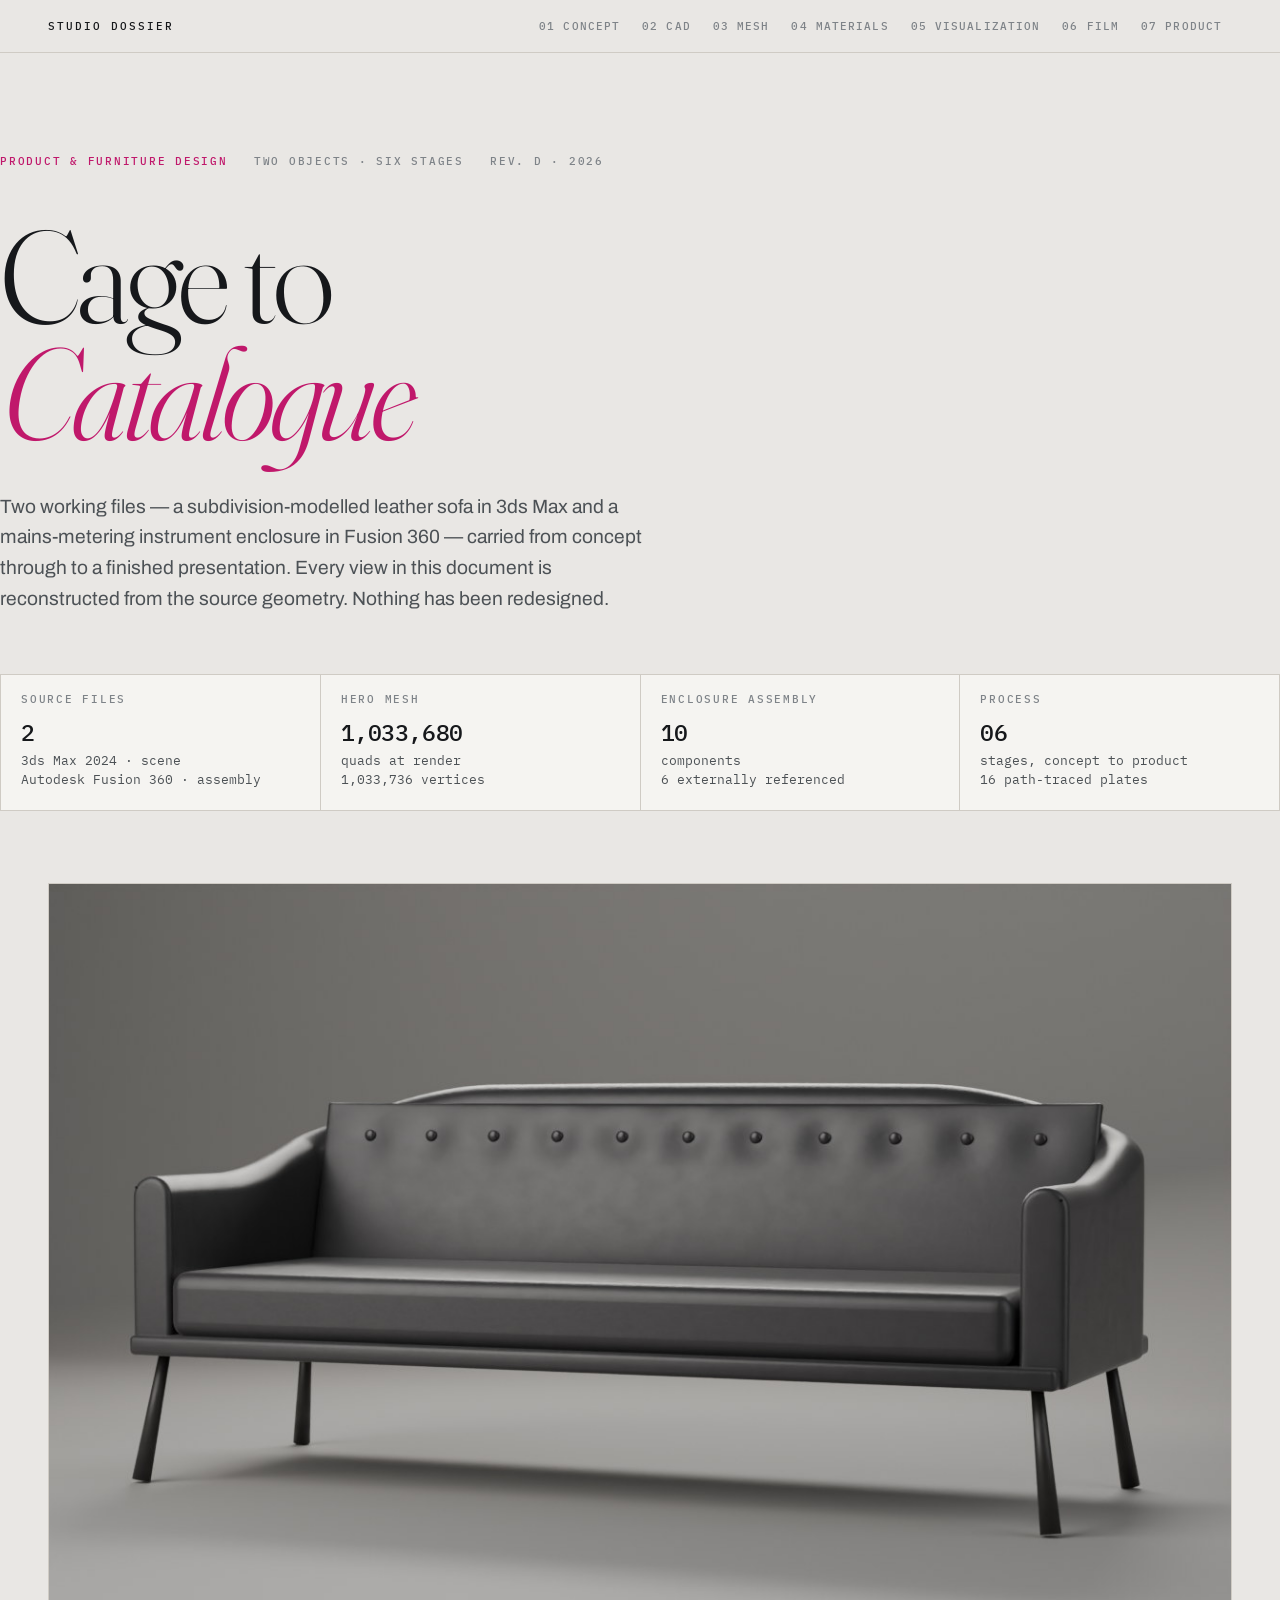
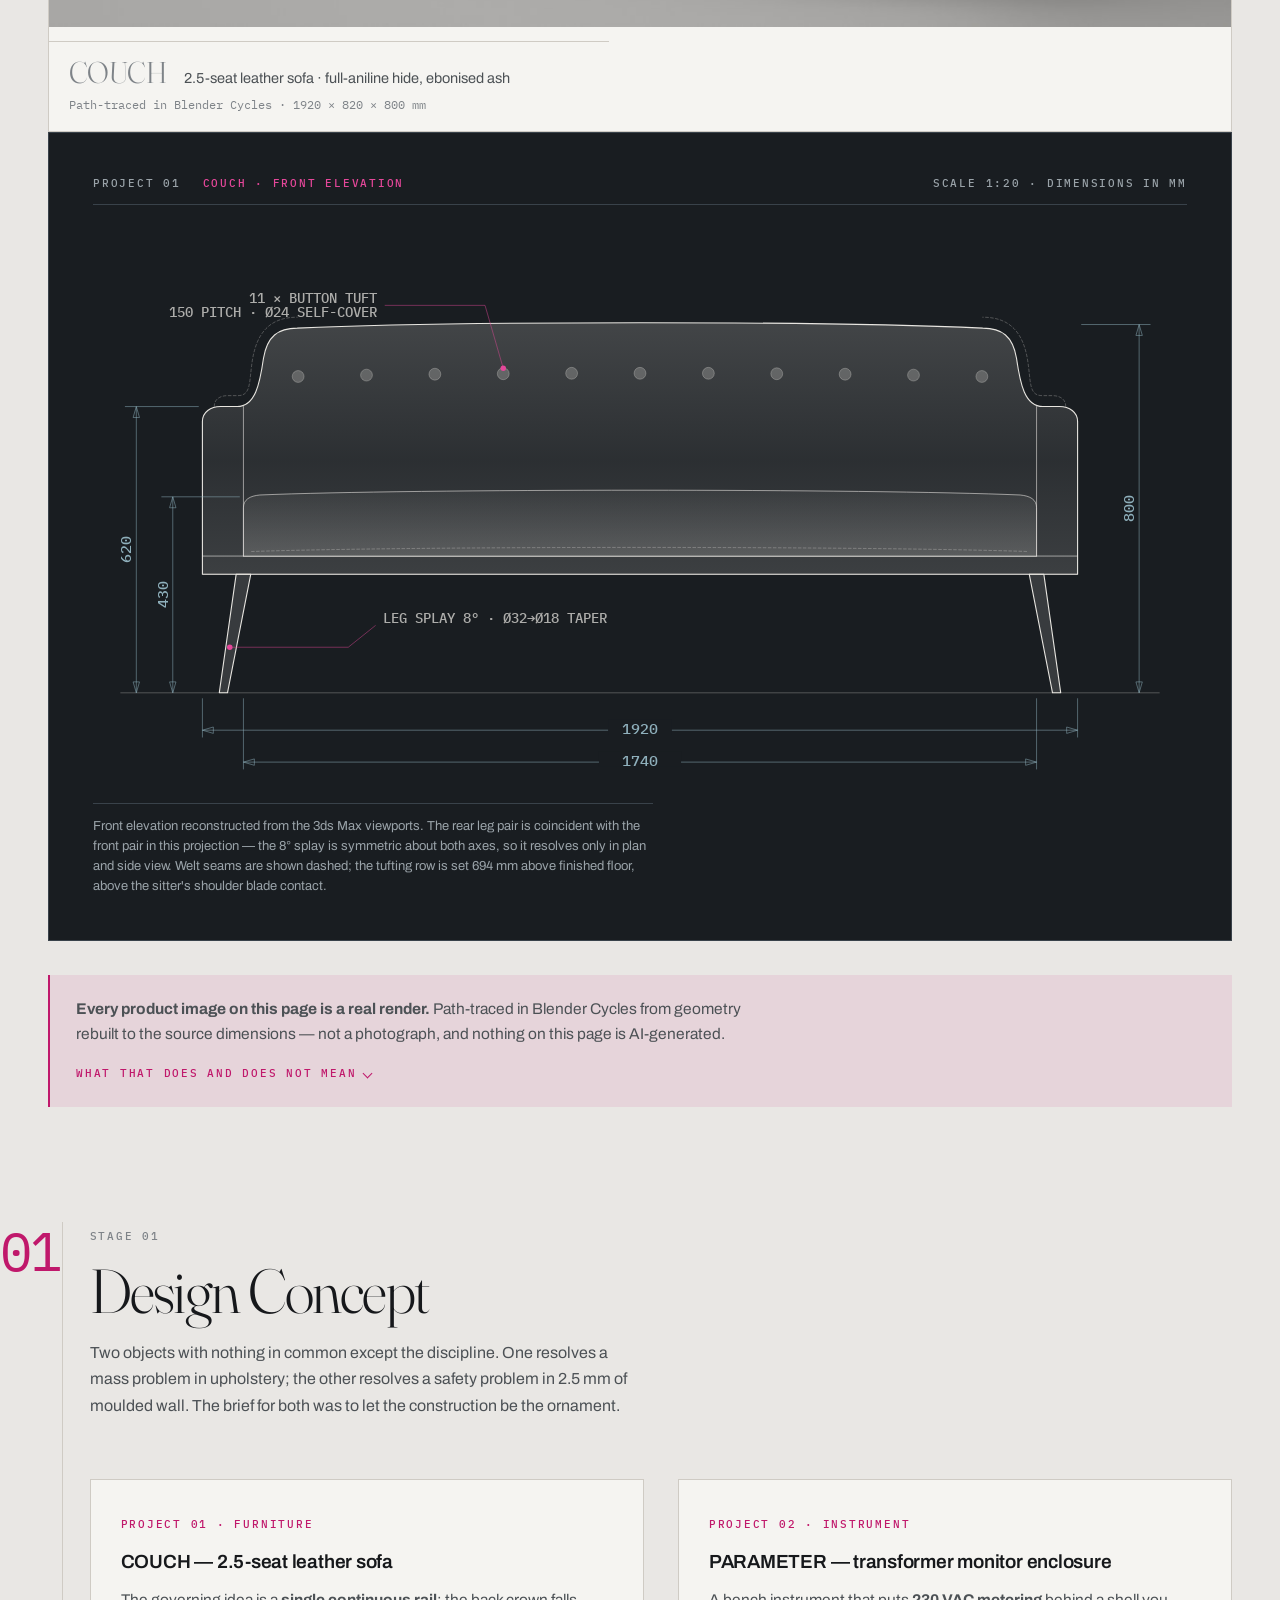
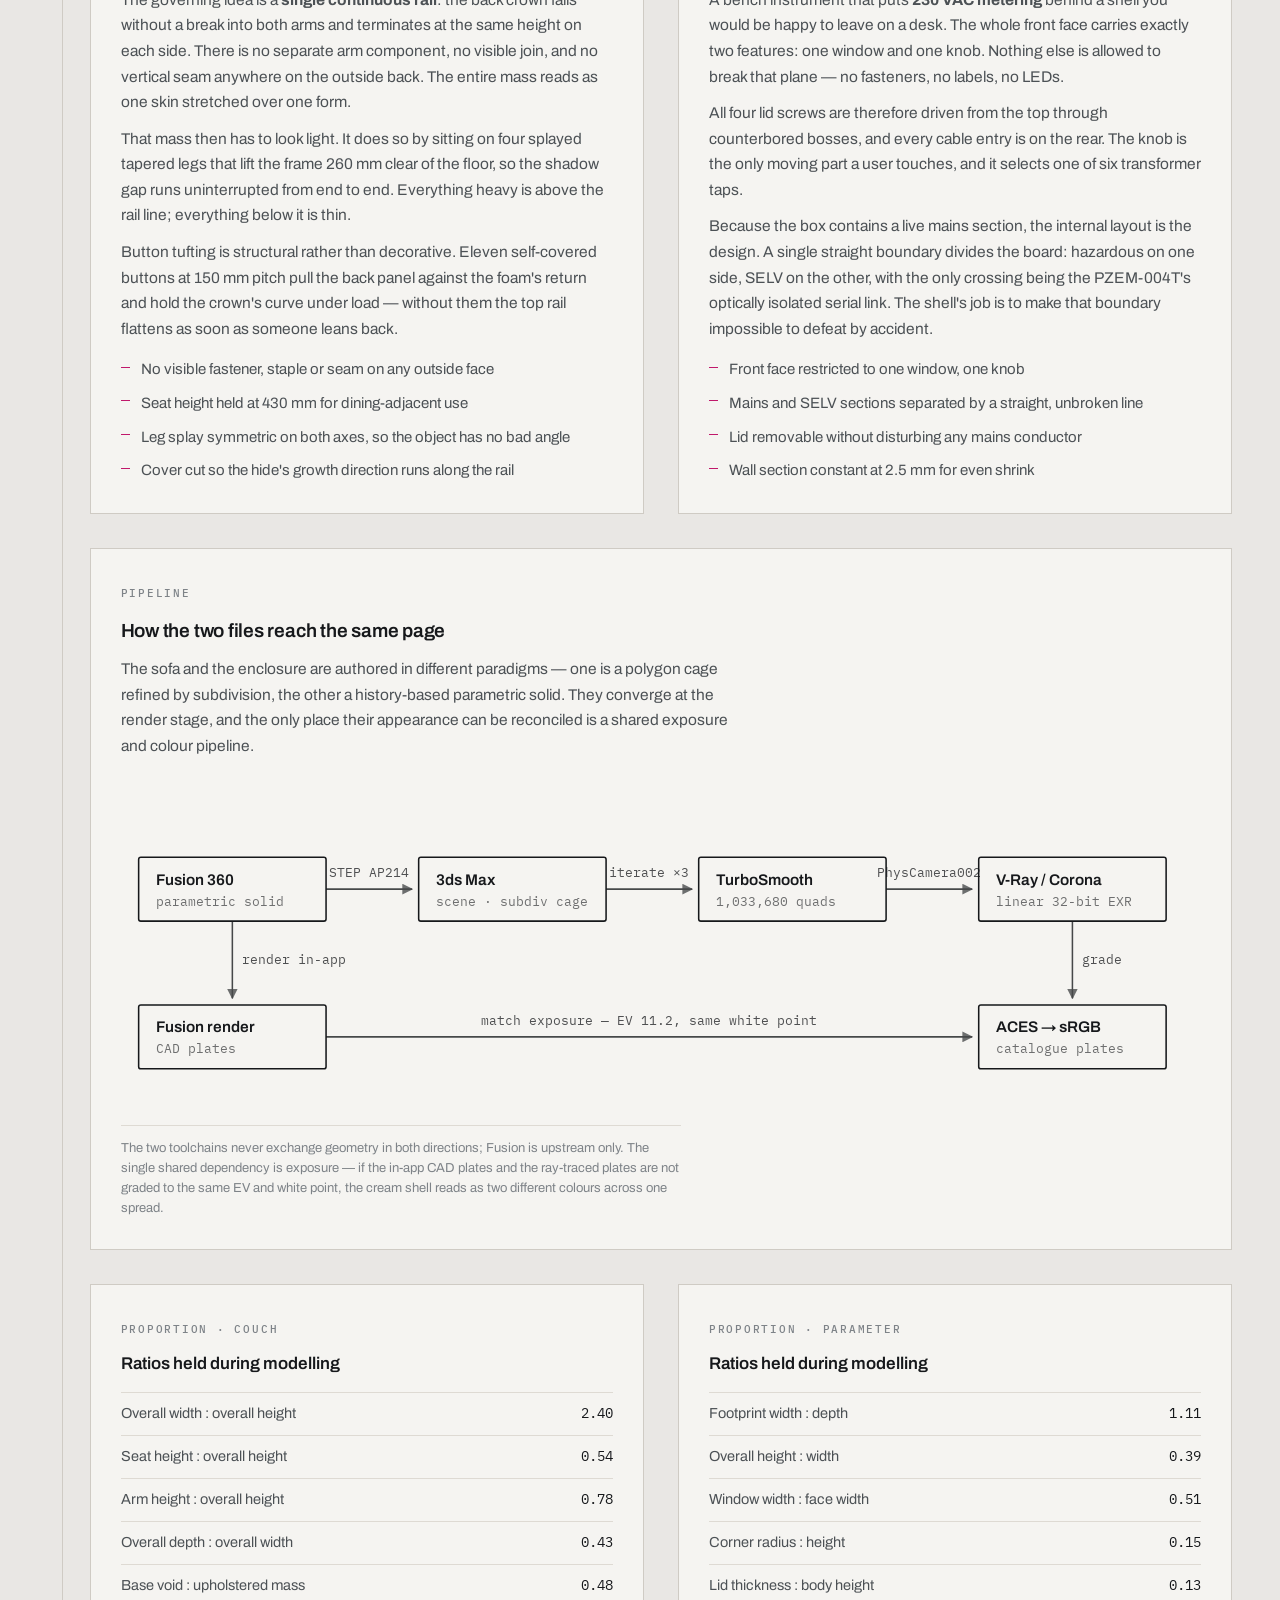
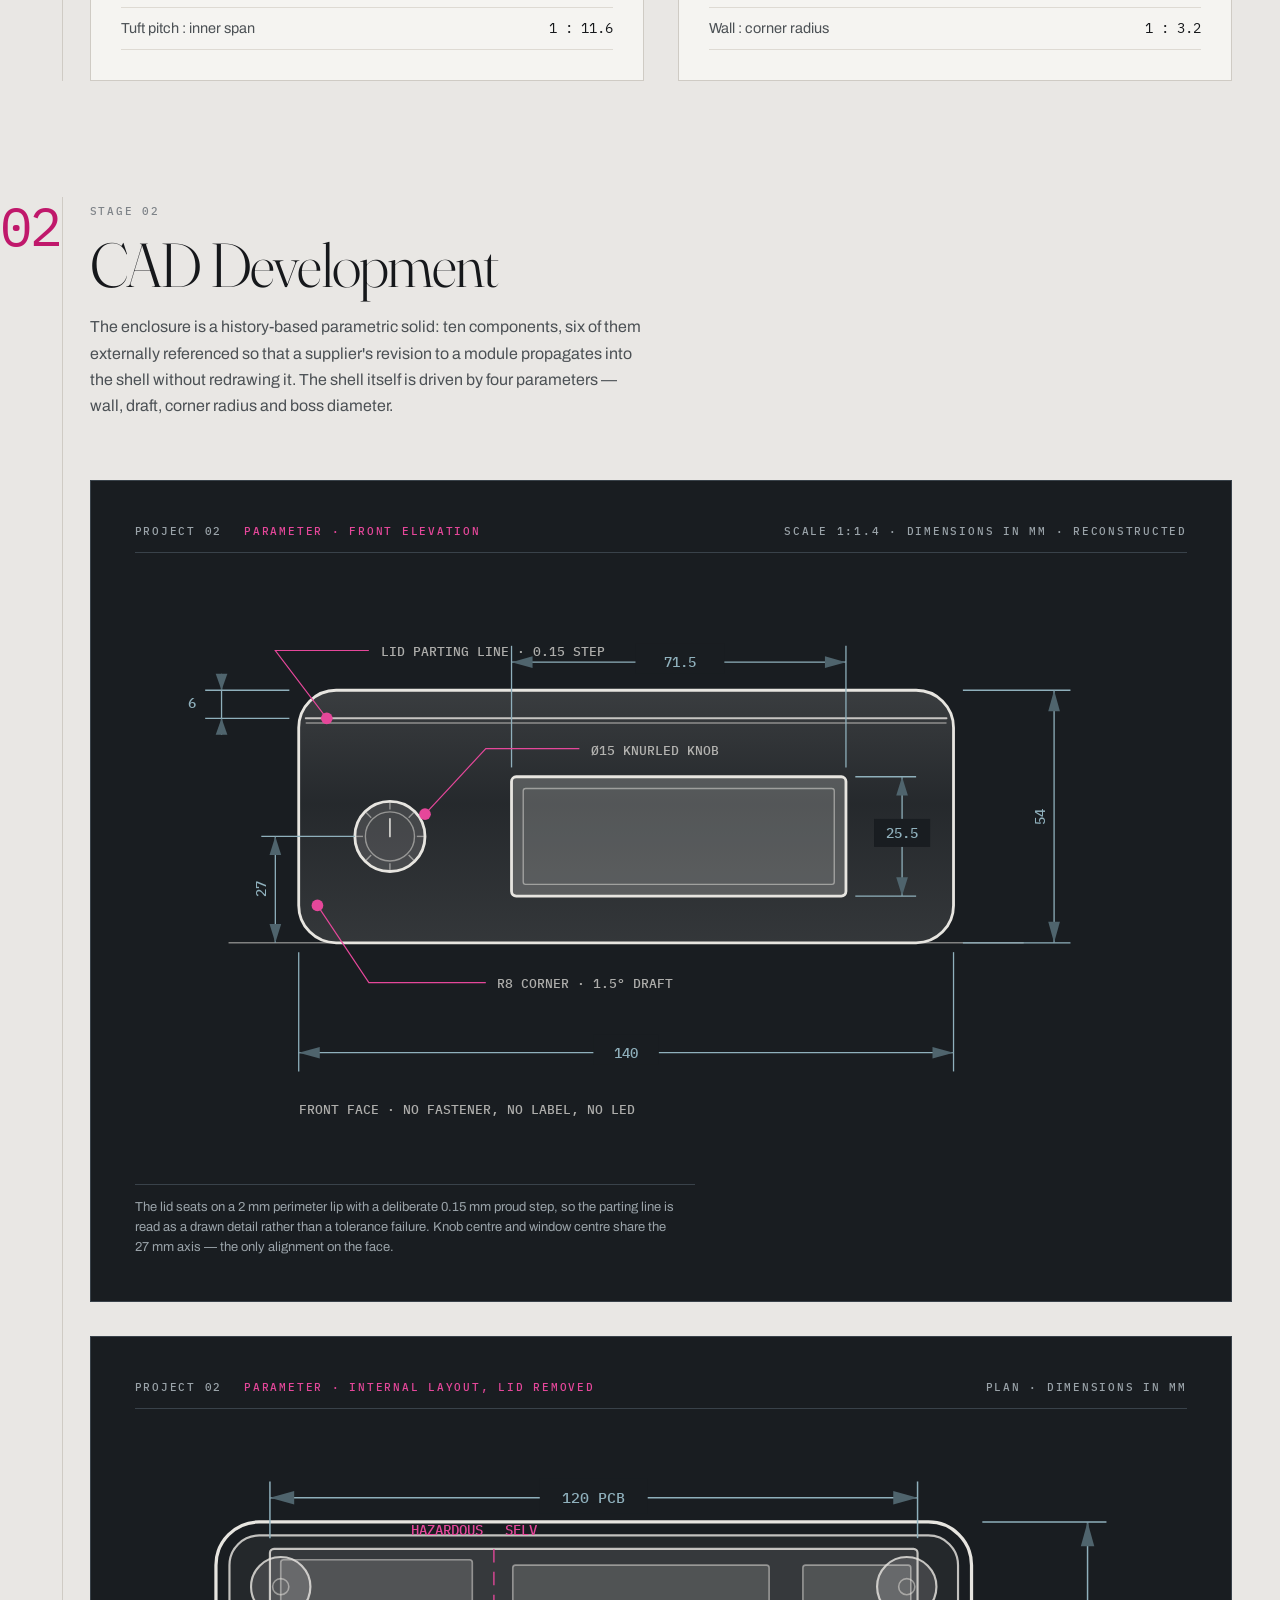
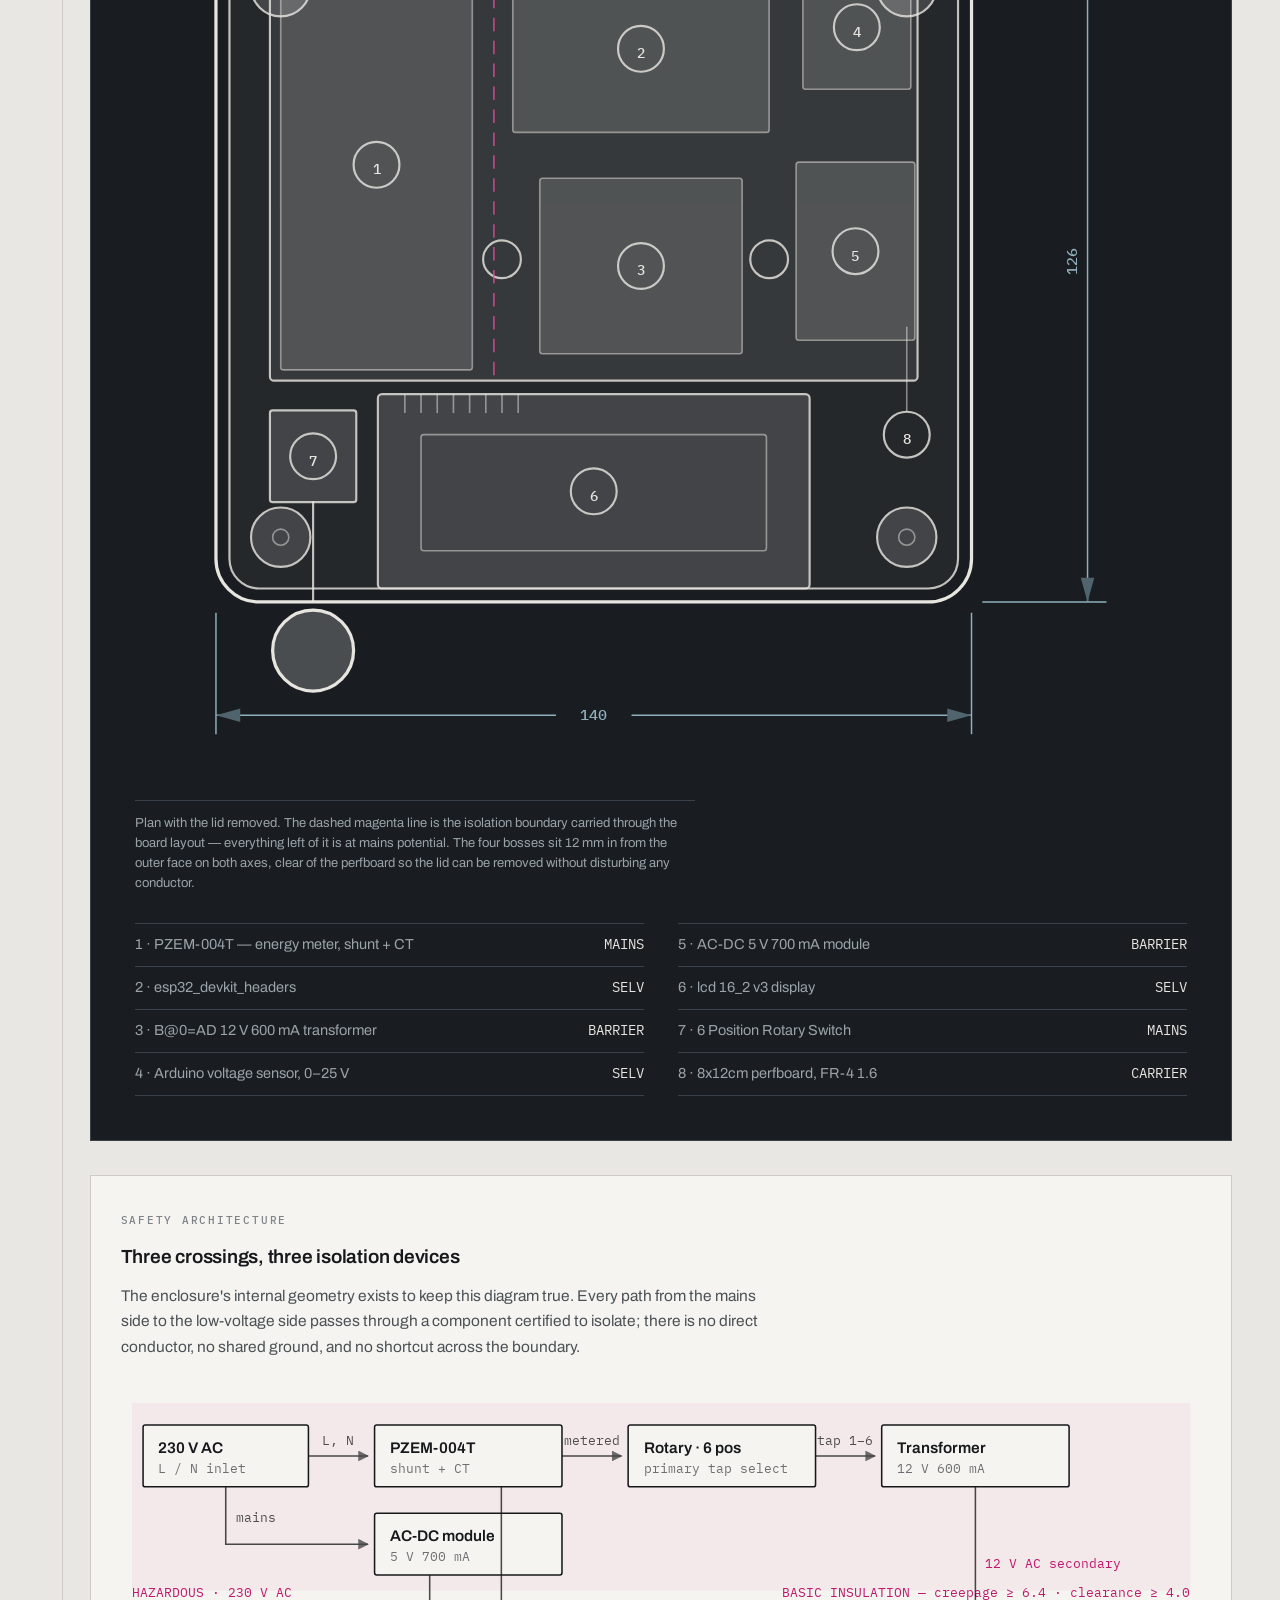
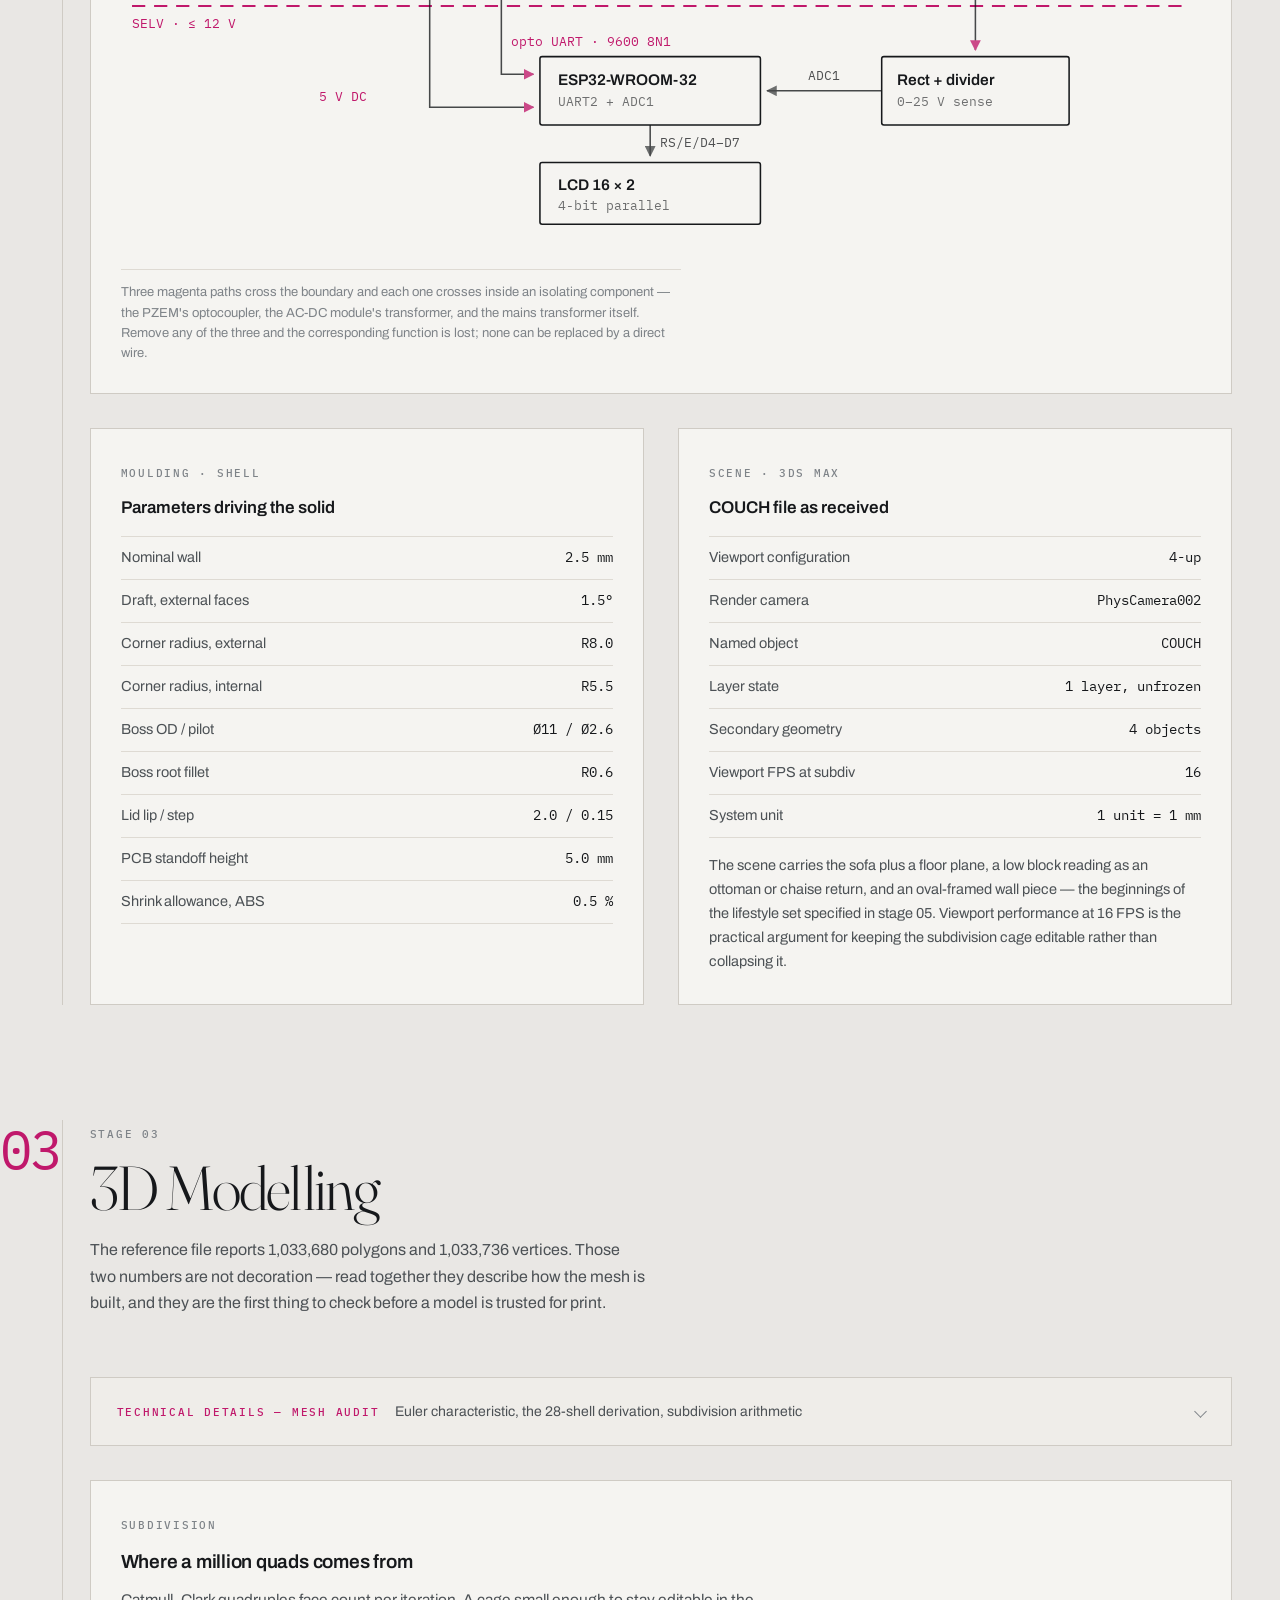
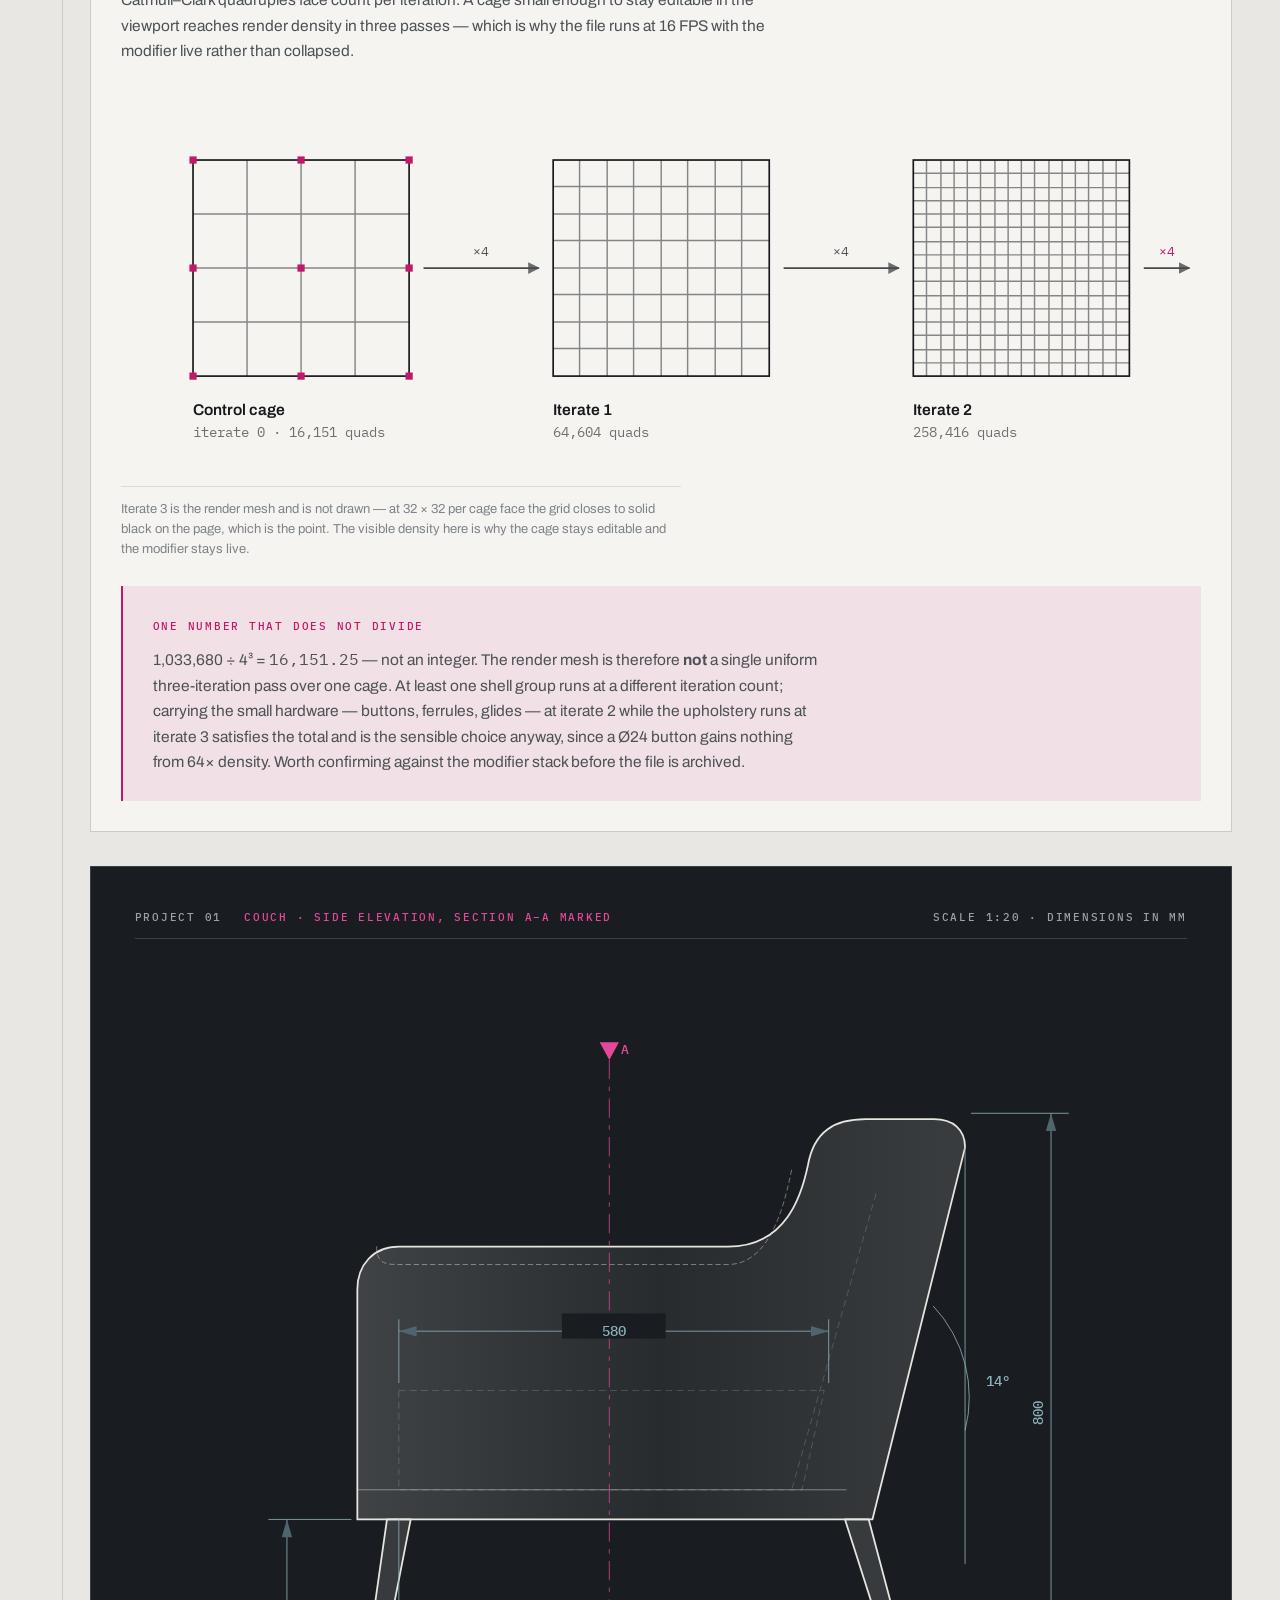
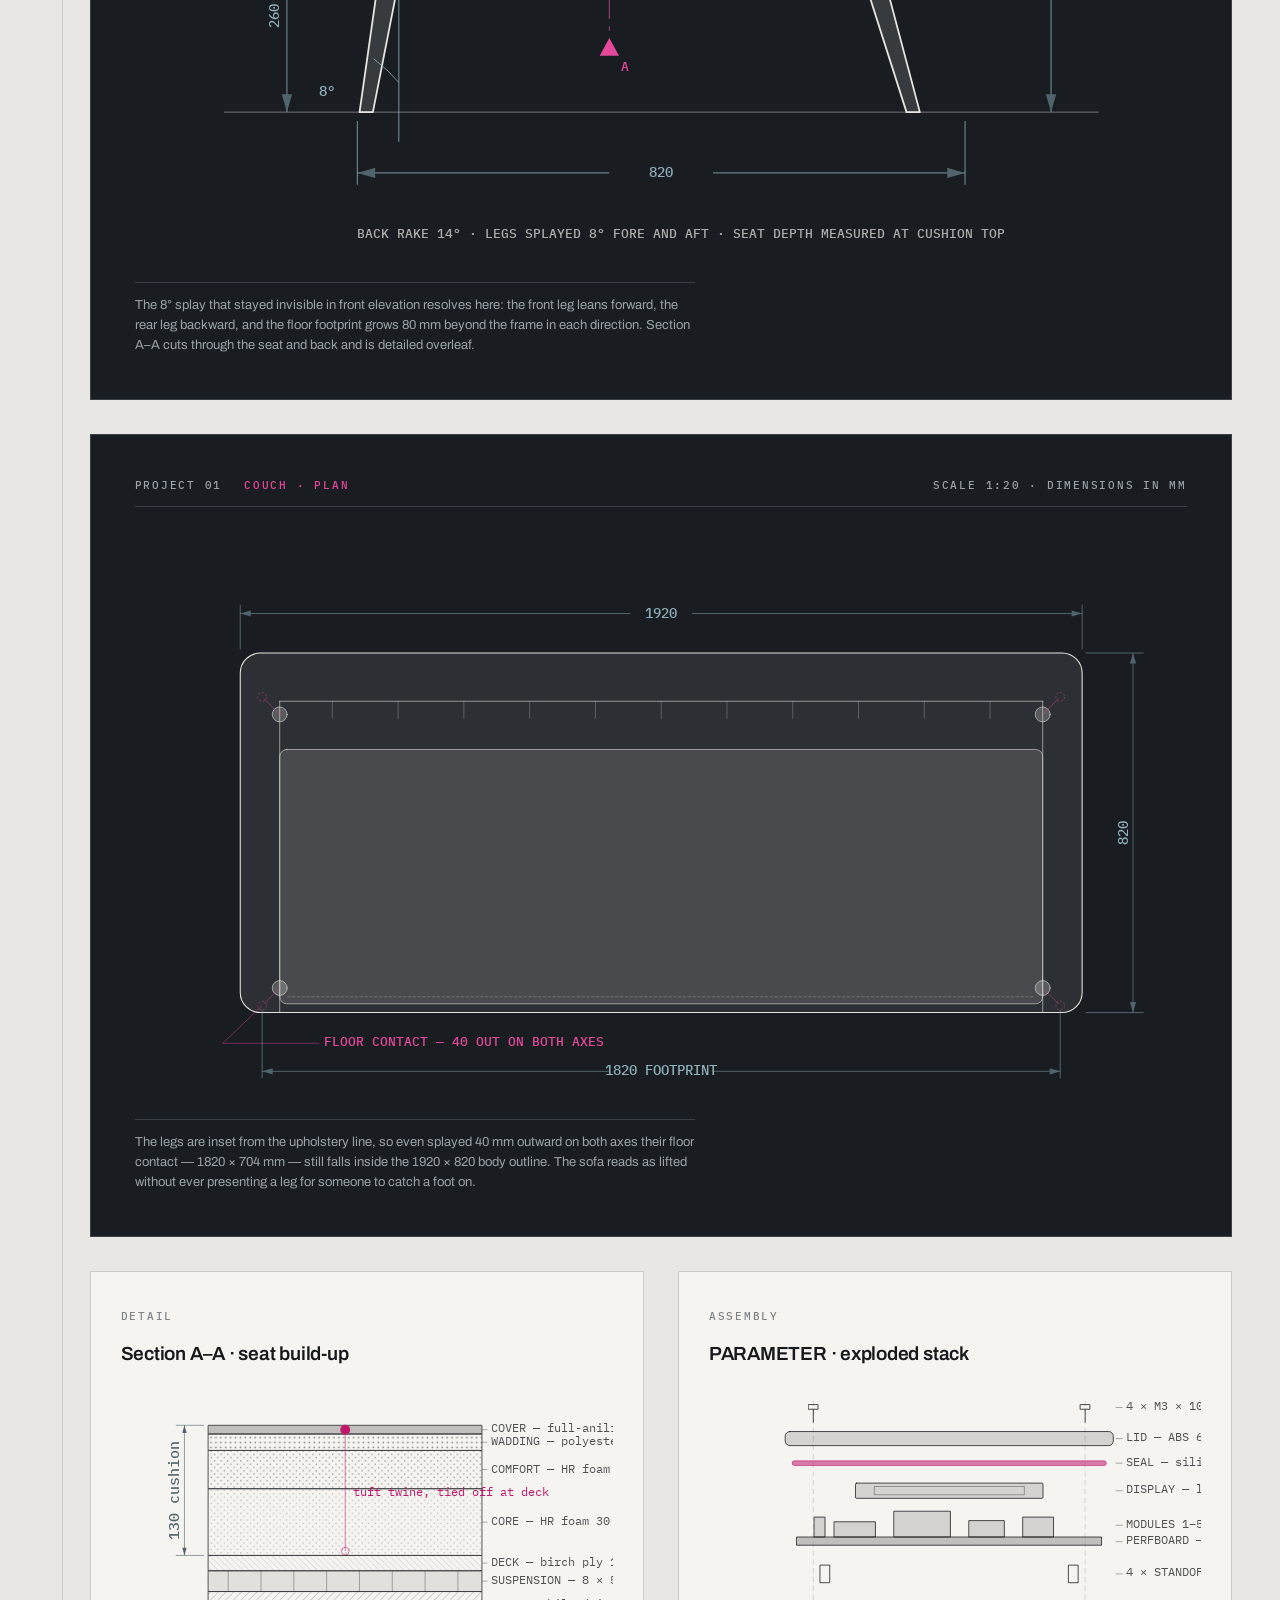
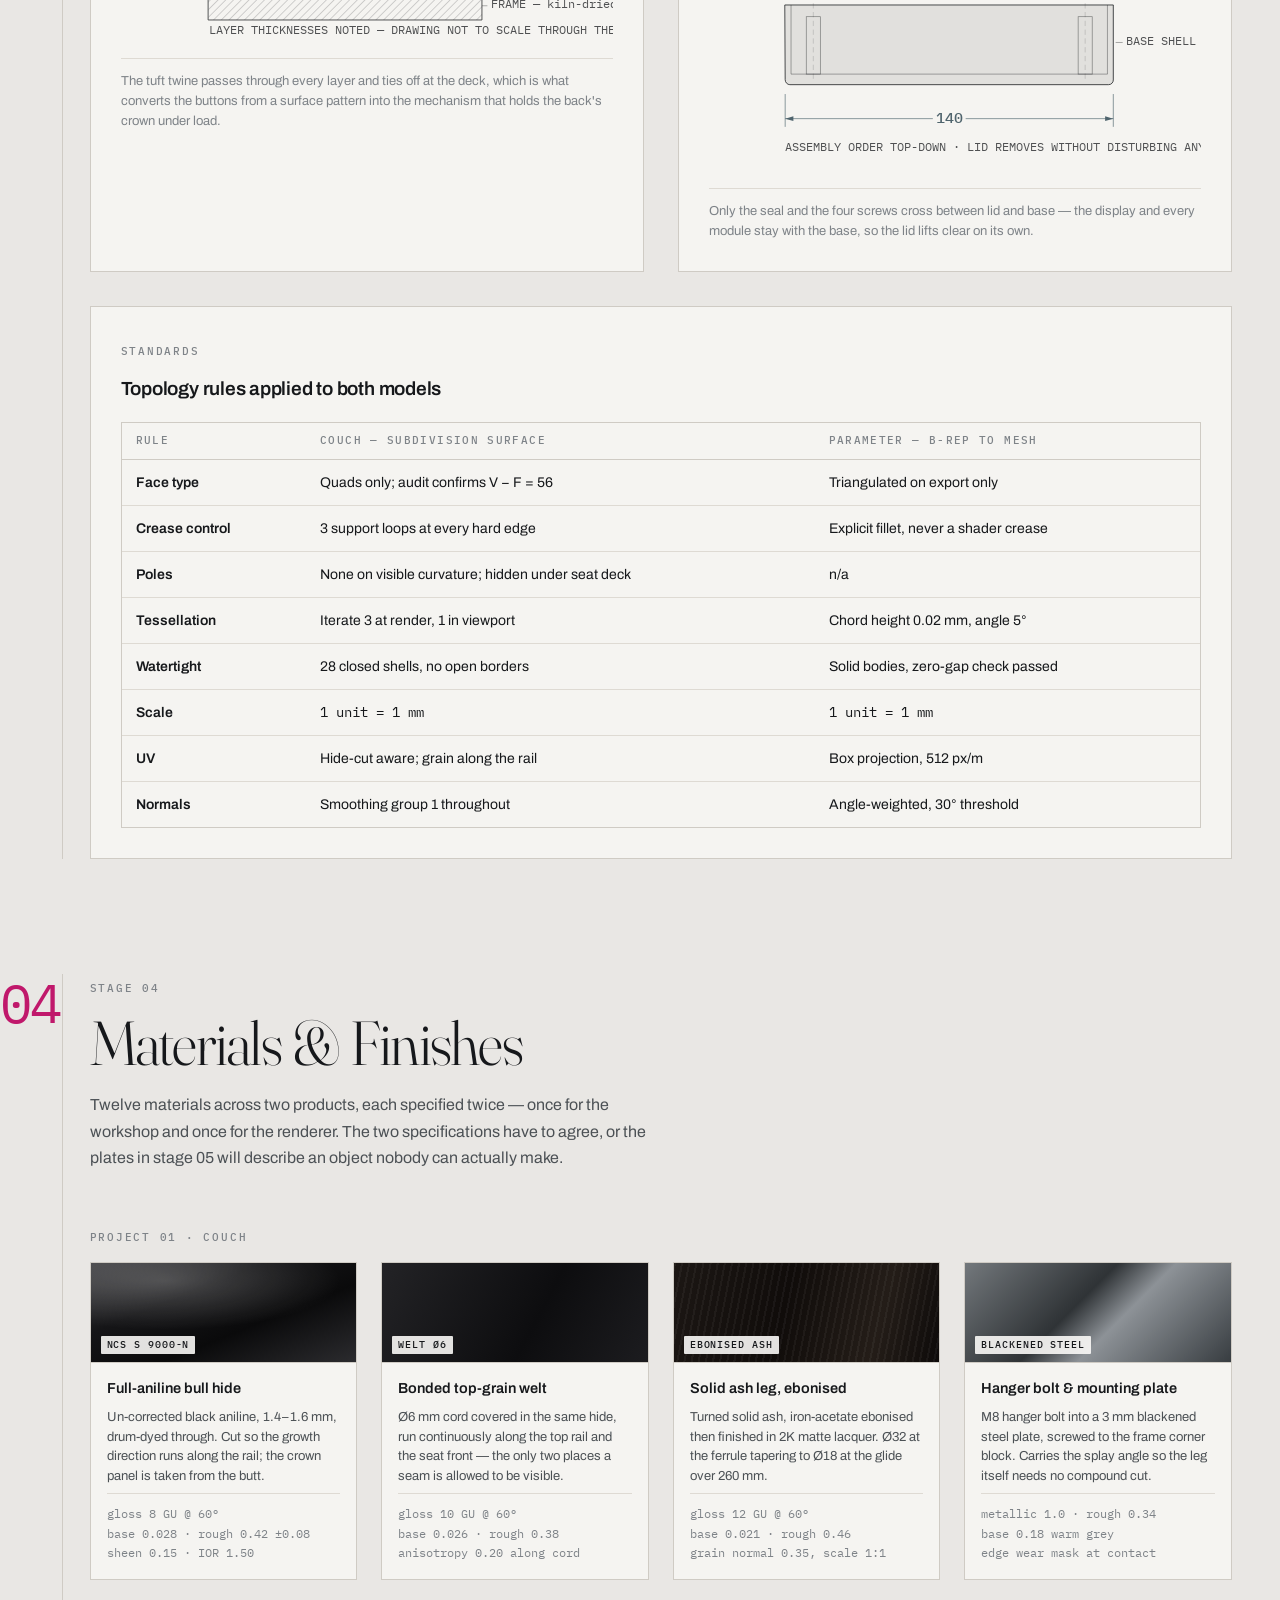
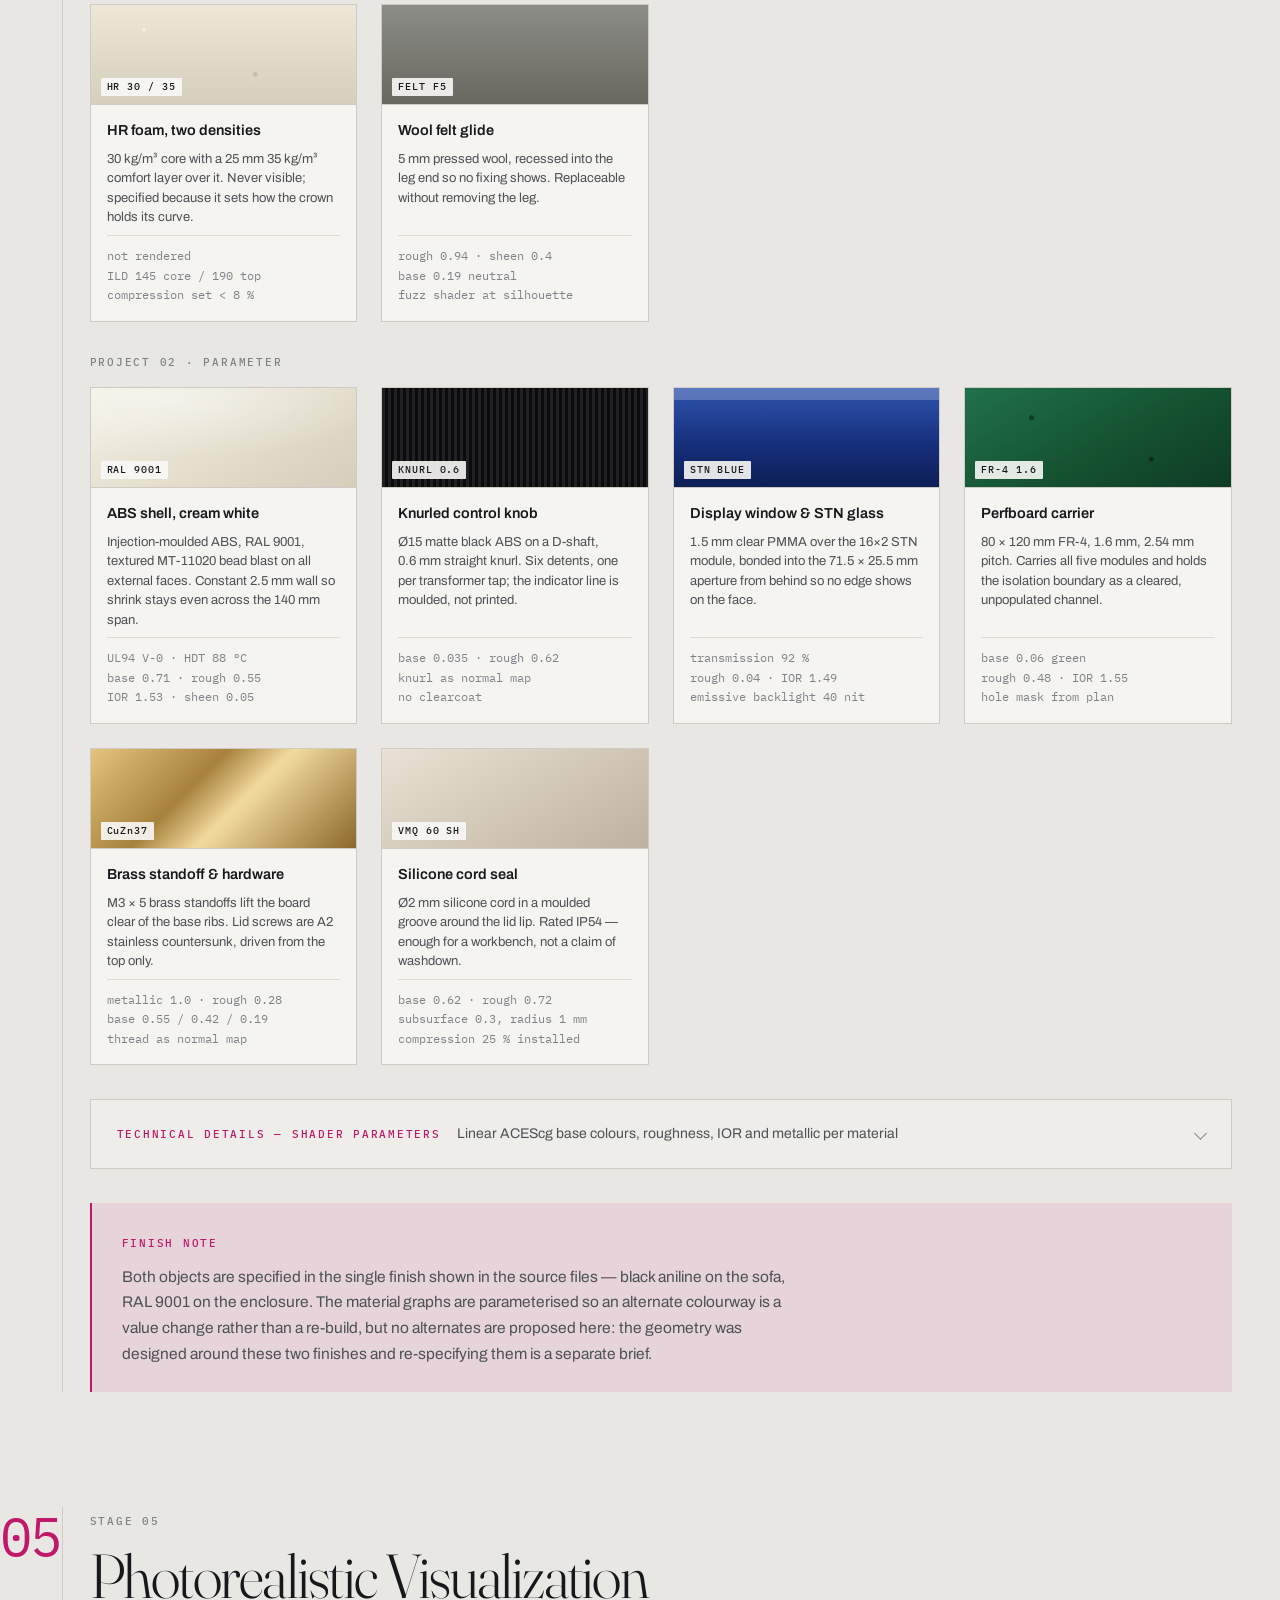
<file: index.html>
<!doctype html>
<html lang="en">
<head>
<meta charset="utf-8">
<meta name="viewport" content="width=device-width, initial-scale=1">
<meta name="color-scheme" content="light dark">
<meta name="description" content="A six-stage product design dossier: a subdivision-modelled leather sofa (3ds Max) and a mains-metering instrument enclosure (Fusion 360), taken from concept to photorealistic visualization. All plates path-traced in Blender Cycles.">
<style>
/* minimal reset - the hosted Artifact runtime supplies one; a standalone file needs its own */
*,*::before,*::after{box-sizing:border-box}
body{margin:0}
ul,ol,dl,dd,figure,blockquote{margin:0;padding:0}
ul,ol{list-style:none}
img,svg{max-width:100%}
</style>
<title>Cage to Catalogue</title>
<link rel="preconnect" href="https://fonts.googleapis.com">
<link rel="preconnect" href="https://fonts.gstatic.com" crossorigin>
<link rel="stylesheet" href="https://fonts.googleapis.com/css2?family=Archivo:wght@400;500;600;700&family=Fraunces:opsz,wght@9..144,300;9..144,400;9..144,500&family=IBM+Plex+Mono:wght@400;500&display=swap">

<style>
/* ---------- tokens : light (bare :root = complete palette) ---------- */
:root{
  --stone:#E9E7E4;
  --paper:#F5F4F1;
  --paper-2:#EFEDE9;
  --ink:#16181B;
  --ink-2:#4C5155;
  --ink-3:#7E8388;
  --rule:#CFCBC4;
  --rule-2:#DEDAD3;
  --accent:#C0186B;
  --accent-ink:#C0186B;
  --accent-wash:rgba(192,24,107,.09);
  --tech:#4F646D;
  --vp-bg:#191D21;
  --vp-2:#20262B;
  --vp-ink:#E7E5E0;
  --vp-ink-2:#9AA3A9;
  --vp-rule:#39424A;
  --vp-accent:#E5479A;
  --vp-tech:#8FB0BC;
  --maxw:1280px;
  --gutter:clamp(56px,7vw,124px);
}
@media (prefers-color-scheme:dark){
  :root:not([data-theme="light"]){
    --stone:#0E1012;
    --paper:#181B1E;
    --paper-2:#141719;
    --ink:#E6E4DF;
    --ink-2:#A7ACB1;
    --ink-3:#767B80;
    --rule:#2C3237;
    --rule-2:#242A2E;
    --accent:#E5479A;
    --accent-ink:#F06BB0;
    --accent-wash:rgba(229,71,154,.13);
    --tech:#8FB0BC;
    --vp-bg:#15181B;
    --vp-2:#1C2125;
    --vp-rule:#333A40;
  }
}
:root[data-theme="dark"]{
  --stone:#0E1012;
  --paper:#181B1E;
  --paper-2:#141719;
  --ink:#E6E4DF;
  --ink-2:#A7ACB1;
  --ink-3:#767B80;
  --rule:#2C3237;
  --rule-2:#242A2E;
  --accent:#E5479A;
  --accent-ink:#F06BB0;
  --accent-wash:rgba(229,71,154,.13);
  --tech:#8FB0BC;
  --vp-bg:#15181B;
  --vp-2:#1C2125;
  --vp-rule:#333A40;
}

/* ---------- base ---------- */
*{box-sizing:border-box}
body{
  margin:0;
  background:var(--stone);
  color:var(--ink);
  font:400 16px/1.65 Archivo,"Helvetica Neue",Arial,sans-serif;
  -webkit-font-smoothing:antialiased;
  overflow-x:hidden;
}
h1,h2,h3,h4{margin:0;text-wrap:balance;font-weight:400}
p{margin:0}
a{color:inherit}
:focus-visible{outline:2px solid var(--accent);outline-offset:3px;border-radius:2px}

.mono{font-family:"IBM Plex Mono",ui-monospace,monospace;font-variant-numeric:tabular-nums}

.lbl{
  font:500 11px/1.2 "IBM Plex Mono",ui-monospace,monospace;
  letter-spacing:.16em;text-transform:uppercase;color:var(--ink-3);
}
.lbl-a{color:var(--accent-ink)}

/* ---------- shell / binding gutter ---------- */
.wrap{max-width:var(--maxw);margin:0 auto;padding:0 clamp(20px,4vw,48px)}
.bind{position:relative;padding-left:var(--gutter)}
.bind::before{
  content:"";position:absolute;left:calc(var(--gutter) - 28px);top:0;bottom:0;
  width:1px;background:var(--rule);
}
.bind-n{
  position:absolute;left:0;top:2px;width:calc(var(--gutter) - 46px);
  font:400 clamp(30px,4.4vw,54px)/1 "IBM Plex Mono",monospace;
  color:var(--accent-ink);letter-spacing:-.03em;
}

/* ---------- nav ---------- */
.nav{
  position:sticky;top:0;z-index:50;
  background:var(--stone);
  background:color-mix(in srgb,var(--stone) 90%,transparent);
  backdrop-filter:blur(14px);
  border-bottom:1px solid var(--rule);
}
.nav-in{display:flex;align-items:center;gap:22px;height:52px;overflow-x:auto;scrollbar-width:none}
.nav-in::-webkit-scrollbar{display:none}
.nav-mark{font:500 11px/1 "IBM Plex Mono",monospace;letter-spacing:.18em;white-space:nowrap;color:var(--ink)}
.nav-links{display:flex;gap:2px;margin-left:auto}
.nav-links a{
  font:500 11px/1 "IBM Plex Mono",monospace;letter-spacing:.1em;text-decoration:none;
  color:var(--ink-3);padding:8px 10px;border-radius:2px;white-space:nowrap;transition:color .18s,background .18s;
}
.nav-links a:hover{color:var(--ink);background:var(--rule-2)}
.nav-links a.on{color:var(--accent-ink);background:var(--accent-wash)}

/* ---------- cover ---------- */
.cover{padding:clamp(52px,8vw,110px) 0 clamp(40px,6vw,72px)}
.cover-eyebrow{display:flex;flex-wrap:wrap;gap:14px 26px;align-items:baseline;margin-bottom:clamp(28px,4vw,48px)}
.cover h1{
  font-family:Fraunces,"Iowan Old Style",Georgia,serif;
  font-variation-settings:"opsz" 144;
  font-weight:300;
  font-size:clamp(50px,10.2vw,146px);
  line-height:.9;letter-spacing:-.035em;
  margin-bottom:clamp(24px,3.5vw,40px);
}
.cover h1 em{font-style:italic;font-weight:300;color:var(--accent-ink)}
.cover-lede{max-width:60ch;font-size:clamp(17px,1.5vw,20px);line-height:1.6;color:var(--ink-2)}

.facts{
  display:grid;grid-template-columns:repeat(auto-fit,minmax(190px,1fr));
  gap:1px;background:var(--rule);border:1px solid var(--rule);
  margin:clamp(36px,5vw,60px) 0 0;
}
.fact{background:var(--paper);padding:18px 20px 20px}
.fact dt{margin-bottom:9px}
.fact dd{margin:0;font:400 13px/1.45 "IBM Plex Mono",monospace;font-variant-numeric:tabular-nums;color:var(--ink-2)}
.fact dd b{font-weight:500;font-size:23px;letter-spacing:-.02em;display:block;margin-bottom:3px;color:var(--ink)}

/* ---------- viewport panel (dark technical surface) ---------- */
.vp{
  background:var(--vp-bg);color:var(--vp-ink);
  border:1px solid var(--vp-rule);
  padding:clamp(22px,3.5vw,44px);
}
.vp .lbl{color:var(--vp-ink-2)}
.vp .lbl-a{color:var(--vp-accent)}
.vp-bar{
  display:flex;flex-wrap:wrap;gap:10px 22px;align-items:center;
  padding-bottom:14px;margin-bottom:clamp(18px,3vw,32px);border-bottom:1px solid var(--vp-rule);
}
.vp-bar .sp{margin-left:auto}

/* ---------- sections ---------- */
.sec{padding:clamp(64px,9vw,124px) 0 0}
.sec-head{margin-bottom:clamp(34px,5vw,60px)}
.sec-head h2{
  font-family:Fraunces,"Iowan Old Style",Georgia,serif;font-variation-settings:"opsz" 144;
  font-weight:300;font-size:clamp(32px,5.4vw,62px);line-height:1.02;letter-spacing:-.028em;
  margin:10px 0 18px;
}
.sec-head p{max-width:62ch;color:var(--ink-2);font-size:clamp(16px,1.25vw,17.5px)}

.stack{display:flex;flex-direction:column;gap:clamp(20px,3vw,34px)}
.grid2{display:grid;grid-template-columns:repeat(auto-fit,minmax(330px,1fr));gap:clamp(20px,3vw,34px)}
.grid3{display:grid;grid-template-columns:repeat(auto-fit,minmax(238px,1fr));gap:clamp(16px,2vw,24px)}

.card{background:var(--paper);border:1px solid var(--rule);padding:clamp(20px,2.6vw,30px)}
.card h3{font-size:19px;font-weight:600;letter-spacing:-.012em;margin:9px 0 10px}
.card h4{font-size:15px;font-weight:600;margin:0 0 8px}
.card p{color:var(--ink-2);font-size:15.5px}
.card p + p{margin-top:11px}

.note{
  border-left:2px solid var(--accent);background:var(--accent-wash);
  padding:clamp(18px,2.4vw,26px) clamp(20px,2.6vw,30px);
}
.note h3{font-size:17px;font-weight:600;margin:9px 0 10px}
.note p{color:var(--ink-2);font-size:15.5px;max-width:74ch}
.note p + p{margin-top:11px}

/* ---------- lists ---------- */
.speclist{list-style:none;margin:0;padding:0;border-top:1px solid var(--rule-2)}
.speclist li{
  display:flex;gap:16px;justify-content:space-between;align-items:baseline;
  padding:9px 0;border-bottom:1px solid var(--rule-2);font-size:14.5px;
}
.speclist .k{color:var(--ink-2);flex:1 1 auto}
.speclist .v{font-family:"IBM Plex Mono",monospace;font-variant-numeric:tabular-nums;font-size:13.5px;text-align:right;white-space:nowrap}
.vp .speclist{border-top-color:var(--vp-rule)}
.vp .speclist li{border-bottom-color:var(--vp-rule)}
.vp .speclist .k{color:var(--vp-ink-2)}

.ticks{list-style:none;margin:0;padding:0;display:flex;flex-direction:column;gap:9px}
.ticks li{position:relative;padding-left:20px;font-size:15px;color:var(--ink-2)}
.ticks li::before{content:"";position:absolute;left:0;top:.62em;width:9px;height:1px;background:var(--accent)}
.vp .ticks li{color:var(--vp-ink-2)}
.vp .ticks li::before{background:var(--vp-accent)}

/* ---------- tables ---------- */
.tw{overflow-x:auto;border:1px solid var(--rule);background:var(--paper)}
table{border-collapse:collapse;width:100%;min-width:560px;font-size:14px}
th,td{text-align:left;padding:11px 14px;border-bottom:1px solid var(--rule-2);vertical-align:top}
thead th{
  font:500 10.5px/1.3 "IBM Plex Mono",monospace;letter-spacing:.13em;text-transform:uppercase;
  color:var(--ink-3);border-bottom:1px solid var(--rule);white-space:nowrap;
}
tbody td.n{font-family:"IBM Plex Mono",monospace;font-variant-numeric:tabular-nums;white-space:nowrap}
tbody td.name{font-weight:600}
tbody tr:last-child td{border-bottom:0}
.vp .tw{background:transparent;border-color:var(--vp-rule)}
.vp th,.vp td{border-bottom-color:var(--vp-rule)}
.vp thead th{color:var(--vp-ink-2)}

/* ---------- figures + drawings ---------- */
figure{margin:0}
figcaption{
  margin-top:14px;padding-top:12px;border-top:1px solid var(--rule-2);
  font-size:13px;line-height:1.55;color:var(--ink-3);max-width:80ch;
}
.vp figcaption{border-top-color:var(--vp-rule);color:var(--vp-ink-2)}
/* --fs is set inline per drawing = viewBox width / container width x 13,
   so every label lands near 13 rendered px regardless of drawing scale */
.dwg{display:block;width:100%;height:auto;--fs:13}
.dwg .out{fill:none;stroke:currentColor;stroke-width:2.4;stroke-linejoin:round;stroke-linecap:round}
.dwg .med{fill:none;stroke:currentColor;stroke-width:1.6;stroke-linejoin:round;stroke-linecap:round;opacity:.82}
.dwg .in{fill:none;stroke:currentColor;stroke-width:1.2;opacity:.5}
.dwg .seam{fill:none;stroke:currentColor;stroke-width:1.1;stroke-dasharray:6 5;opacity:.55;stroke-linecap:round}
.dwg .hid{fill:none;stroke:currentColor;stroke-width:1;stroke-dasharray:9 6;opacity:.26}
.dwg .dim{fill:none;stroke:var(--tech);stroke-width:1.1}
.dwg .dimt{fill:var(--tech);font-family:"IBM Plex Mono",monospace;font-weight:500;line-height:1;font-variant-numeric:tabular-nums;font-size:calc(var(--fs) * 1px)}
.dwg .lb{fill:currentColor;font-family:"IBM Plex Mono",monospace;font-weight:500;line-height:1;opacity:.72;font-size:calc(var(--fs) * .94px)}
.dwg .hot{stroke:var(--accent)}
.dwg .hotf{fill:var(--accent)}
.dwg .t05{fill:currentColor;opacity:.05}
.dwg .t08{fill:currentColor;opacity:.09}
.dwg .t14{fill:currentColor;opacity:.15}
.dwg .t22{fill:currentColor;opacity:.24}
.vp .dwg .dim{stroke:var(--vp-tech)}
.vp .dwg .dimt{fill:var(--vp-tech)}
.vp .dwg .hot{stroke:var(--vp-accent)}
.vp .dwg .hotf{fill:var(--vp-accent)}

/* small schematics */
.dgm .lb{opacity:.8}
.dgm .box{fill:var(--paper);stroke:currentColor;stroke-width:1.4}
.vp .dgm .box{fill:var(--vp-2)}
.dgm .ttl{fill:currentColor;font-family:Archivo,sans-serif;font-weight:600;line-height:1;font-size:calc(var(--fs) * 1px)}
.dgm .sub{fill:currentColor;font-family:"IBM Plex Mono",monospace;font-weight:400;line-height:1;opacity:.6;font-size:calc(var(--fs) * .87px)}
.dgm .edge{fill:none;stroke:currentColor;stroke-width:1.4;opacity:.78}
.dgm .elb{fill:currentColor;font-family:"IBM Plex Mono",monospace;font-weight:400;line-height:1;opacity:.74;font-size:calc(var(--fs) * .84px)}

/* ---------- swatches ---------- */
.sw{border:1px solid var(--rule);background:var(--paper);display:flex;flex-direction:column}
.sw-chip{height:100px;position:relative;border-bottom:1px solid var(--rule)}
.sw-chip span{
  position:absolute;left:10px;bottom:8px;
  font:500 10px/1 "IBM Plex Mono",monospace;letter-spacing:.09em;
  padding:4px 6px;background:rgba(250,249,247,.9);color:#16181B;border-radius:1px;
}
.sw-body{padding:14px 16px 16px;display:flex;flex-direction:column;gap:7px;flex:1}
.sw-body h4{font-size:14.5px;font-weight:600;margin:0}
.sw-body p{font-size:13px;line-height:1.5;color:var(--ink-2)}
.sw-pbr{
  margin-top:auto;padding-top:10px;border-top:1px solid var(--rule-2);
  font:400 11.5px/1.7 "IBM Plex Mono",monospace;color:var(--ink-3);font-variant-numeric:tabular-nums;
}

/* ---------- render plate spec sheet ---------- */
.plate{display:grid;grid-template-columns:minmax(0,1.05fr) minmax(0,1fr);border:1px solid var(--vp-rule)}
.plate-key{background:var(--vp-2);padding:clamp(14px,2vw,24px);display:flex;align-items:center;justify-content:center}
.plate-spec{padding:clamp(16px,2vw,26px);border-left:1px solid var(--vp-rule)}
.plate-spec h4{font-size:16px;font-weight:600;margin:8px 0 12px;color:var(--vp-ink)}
@media (max-width:780px){
  .plate{grid-template-columns:1fr}
  .plate-spec{border-left:0;border-top:1px solid var(--vp-rule)}
}

/* ---------- misc ---------- */
.kv{display:grid;grid-template-columns:auto 1fr;gap:7px 18px;font-size:14px;align-items:baseline;margin:0}
.kv dt{font:500 10.5px/1.5 "IBM Plex Mono",monospace;letter-spacing:.1em;text-transform:uppercase;color:var(--ink-3);white-space:nowrap}
.kv dd{margin:0;font-family:"IBM Plex Mono",monospace;font-size:13px;font-variant-numeric:tabular-nums}
.vp .kv dt{color:var(--vp-ink-2)}

.pill{
  display:inline-block;font:500 10.5px/1 "IBM Plex Mono",monospace;letter-spacing:.11em;
  text-transform:uppercase;padding:5px 9px;border:1px solid var(--rule);color:var(--ink-2);border-radius:1px;
}
.pill-a{border-color:var(--accent);color:var(--accent-ink);background:var(--accent-wash)}
.vp .pill{border-color:var(--vp-rule);color:var(--vp-ink-2)}
.vp .pill-a{border-color:var(--vp-accent);color:var(--vp-accent);background:rgba(229,71,154,.1)}

.foot{margin-top:clamp(72px,10vw,130px);border-top:1px solid var(--rule);padding:clamp(32px,5vw,56px) 0 clamp(48px,7vw,80px)}

/* ---------- motion ---------- */
.rv{opacity:0;transform:translateY(14px);transition:opacity .7s cubic-bezier(.2,.6,.3,1),transform .7s cubic-bezier(.2,.6,.3,1)}
.rv.in{opacity:1;transform:none}
html{scroll-behavior:smooth}
@media (prefers-reduced-motion:reduce){
  .rv{opacity:1;transform:none;transition:none}
  html{scroll-behavior:auto}
}
@media (max-width:620px){
  .bind{padding-left:0}
  .bind::before{display:none}
  .bind-n{position:static;display:block;margin-bottom:8px;font-size:34px}
}

/* ============================================================
   Stage 05 / 06 : render-led layout
   ============================================================ */
.shot{margin:0;display:flex;flex-direction:column;background:var(--paper);border:1px solid var(--rule)}
.shot-img{display:block;width:100%;height:auto;background:var(--paper-2)}
.shot-cap{
  display:flex;flex-wrap:wrap;align-items:baseline;gap:6px 14px;
  padding:13px 16px 15px;border-top:1px solid var(--rule);
}
.shot-id{
  font:500 10.5px/1 "IBM Plex Mono",monospace;letter-spacing:.14em;text-transform:uppercase;
  color:var(--accent-ink);white-space:nowrap;
}
.shot-desc{font-size:14.5px;font-weight:600;letter-spacing:-.008em;flex:1 1 auto;min-width:0}
.shot-tech{
  font:400 11.5px/1.5 "IBM Plex Mono",monospace;color:var(--ink-3);
  flex:1 1 100%;font-variant-numeric:tabular-nums;
}
.shot-lead .shot-desc{font-size:17px}
.shot-lead .shot-cap{padding:16px 20px 18px}

.shotgrid{display:grid;grid-template-columns:repeat(auto-fit,minmax(340px,1fr));gap:clamp(16px,2.2vw,26px)}
@media (max-width:640px){.shotgrid{grid-template-columns:1fr}}

/* ---------------- before / after ---------------- */
.ba{background:var(--paper);border:1px solid var(--rule);padding:clamp(20px,2.6vw,30px)}
.ba-head h3{font-size:19px;font-weight:600;letter-spacing:-.012em;margin:9px 0 10px}
.ba-head p{color:var(--ink-2);font-size:15px;max-width:70ch;margin-bottom:20px}
.ba-stage{position:relative;overflow:hidden;--rev:50%;border:1px solid var(--rule);touch-action:pan-y}
.ba-base img,.ba-img{display:block;width:100%;height:auto}
.ba-clip{position:absolute;inset:0;clip-path:inset(0 calc(100% - var(--rev)) 0 0)}
.ba-clip img{width:100%;height:100%;object-fit:cover}
.ba-range{
  position:absolute;inset:0;width:100%;height:100%;opacity:0;margin:0;
  cursor:col-resize;-webkit-appearance:none;appearance:none;background:transparent;z-index:3;
}
.ba-divider{
  position:absolute;top:0;bottom:0;left:var(--rev);width:2px;margin-left:-1px;
  background:var(--accent);pointer-events:none;z-index:2;
}
.ba-divider::after{
  content:"";position:absolute;top:50%;left:50%;width:34px;height:34px;
  transform:translate(-50%,-50%);border-radius:50%;
  background:var(--accent);
  box-shadow:0 0 0 3px rgba(255,255,255,.55),0 2px 10px rgba(0,0,0,.35);
}
.ba-range:focus-visible + .ba-divider::after{box-shadow:0 0 0 4px var(--paper),0 0 0 7px var(--accent)}
.ba-tag{
  position:absolute;bottom:12px;z-index:2;
  font:500 10px/1 "IBM Plex Mono",monospace;letter-spacing:.13em;text-transform:uppercase;
  padding:6px 9px;background:rgba(12,13,15,.72);color:#F2F1ED;border-radius:1px;
  backdrop-filter:blur(4px);
}
.ba-tag-l{left:12px}
.ba-tag-r{right:12px}
.ba-foot{margin-top:14px;font-size:12px;letter-spacing:.1em;text-transform:uppercase;color:var(--ink-3)}

/* ---------------- technical drawer ---------------- */
.tech{border:1px solid var(--rule);background:var(--paper-2)}
.tech > summary{
  cursor:pointer;list-style:none;padding:clamp(16px,2vw,22px) clamp(18px,2.4vw,26px);
  display:flex;flex-wrap:wrap;align-items:baseline;gap:6px 16px;
}
.tech > summary::-webkit-details-marker{display:none}
.tech > summary::after{
  content:"";margin-left:auto;width:9px;height:9px;flex:none;align-self:center;
  border-right:1.6px solid var(--ink-3);border-bottom:1.6px solid var(--ink-3);
  transform:rotate(45deg);transition:transform .22s ease;
}
.tech[open] > summary::after{transform:rotate(-135deg)}
.tech > summary:hover{background:var(--rule-2)}
.tech-sum{font-size:14px;color:var(--ink-2)}
.tech-body{padding:0 clamp(18px,2.4vw,26px) clamp(22px,3vw,32px);
  display:flex;flex-direction:column;gap:clamp(20px,3vw,34px)}
.tech-lead{font-size:15px;color:var(--ink-2);max-width:72ch;
  padding-top:6px;border-top:1px solid var(--rule);margin-bottom:4px}

/* ---------------- motion ---------------- */
.motion{background:var(--paper);border:1px solid var(--rule);padding:clamp(20px,2.6vw,30px);
  display:grid;grid-template-columns:minmax(0,1.25fr) minmax(0,1fr);gap:clamp(20px,3vw,32px)}
.motion-head{grid-column:1/-1}
.motion-head h3{font-size:19px;font-weight:600;letter-spacing:-.012em;margin:9px 0 0}
.motion-frame{
  position:relative;aspect-ratio:16/9;border:1px dashed var(--rule);background:var(--paper-2);
  display:flex;flex-direction:column;align-items:center;justify-content:center;gap:14px;padding:22px;
}
.motion-mark{color:var(--ink-3)}
.motion-note{font-size:13px;line-height:1.55;color:var(--ink-3);text-align:center;max-width:44ch}
.motion-spec p{font-size:14px;color:var(--ink-2);margin-top:14px}
@media (max-width:760px){.motion{grid-template-columns:1fr}}

/* ---------------- progression ---------------- */
.prog-wrap{background:var(--paper);border:1px solid var(--rule);padding:clamp(20px,2.6vw,30px)}
.prog-title{font-size:19px;font-weight:600;letter-spacing:-.012em;margin:9px 0 22px}
.prog{list-style:none;margin:0;padding:0;display:grid;gap:clamp(12px,1.6vw,20px);
  grid-template-columns:repeat(5,minmax(0,1fr))}
.prog-step{display:flex;flex-direction:column;gap:8px;position:relative}
.prog-step + .prog-step::before{
  content:"";position:absolute;left:calc(-1 * clamp(12px,1.6vw,20px)/2 - 3px);top:34%;
  width:6px;height:6px;border-right:1.4px solid var(--accent);border-top:1.4px solid var(--accent);
  transform:rotate(45deg);
}
.prog-n{font-size:10.5px;letter-spacing:.14em;color:var(--accent-ink)}
.prog-img,.prog-svg{border:1px solid var(--rule);background:var(--paper-2);overflow:hidden;
  aspect-ratio:16/10;display:flex;align-items:center;justify-content:center}
.prog-img img{width:100%;height:100%;object-fit:cover;display:block}
.prog-svg svg{width:78%;height:auto;color:var(--ink-3)}
.prog-step h4{font-size:13.5px;font-weight:600;margin:2px 0 0;line-height:1.3}
.prog-step p{font-size:12px;line-height:1.45;color:var(--ink-3)}
@media (max-width:900px){
  .prog{grid-template-columns:repeat(2,minmax(0,1fr))}
  .prog-step + .prog-step::before{display:none}
}
@media (max-width:460px){.prog{grid-template-columns:1fr}}

/* ---------------- product films ---------------- */
.motion-wrap{background:var(--paper);border:1px solid var(--rule);padding:clamp(20px,2.6vw,30px)}
.film-lead{font-size:15px;color:var(--ink-2);max-width:74ch;margin-bottom:22px}
.filmgrid{display:grid;grid-template-columns:repeat(auto-fit,minmax(360px,1fr));gap:clamp(16px,2.2vw,26px)}
.film{margin:0;border:1px solid var(--rule);background:var(--paper-2);display:flex;flex-direction:column}
.film-v{display:block;width:100%;height:auto;background:#111;aspect-ratio:854/480}
.film-cap{display:flex;flex-wrap:wrap;align-items:baseline;gap:6px 14px;padding:13px 16px 15px;border-top:1px solid var(--rule)}
.film-cap .shot-desc{font-weight:400;font-size:13.5px;color:var(--ink-2);flex:1 1 100%}
@media (max-width:640px){.filmgrid{grid-template-columns:1fr}}

/* ---------------- stage 06 : product film ---------------- */
.film-stage{position:relative;background:#0d0e10;border-bottom:1px solid var(--rule)}
.film-v{display:block;width:100%;height:auto;aspect-ratio:854/480;background:#0d0e10}
.film-cap{display:flex;flex-wrap:wrap;align-items:baseline;gap:6px 16px;padding:15px 18px 8px}
.film-shots{list-style:none;margin:10px 0 0;padding:0;flex:1 1 100%;
  border-top:1px solid var(--rule-2)}
.fs-row{display:grid;grid-template-columns:52px minmax(0,auto) minmax(0,1fr);
  gap:4px 14px;align-items:baseline;padding:8px 0;border-bottom:1px solid var(--rule-2)}
.fs-row:last-child{border-bottom:0}
.fs-t{font-size:11.5px;color:var(--accent-ink);font-variant-numeric:tabular-nums}
.fs-n{font-size:13px;font-weight:600;white-space:nowrap}
.fs-d{font-size:12.5px;color:var(--ink-3);line-height:1.45}
@media (max-width:520px){
  .fs-row{grid-template-columns:48px minmax(0,1fr)}
  .fs-d{grid-column:2}
}

/* ---------------- opener : product before prose ---------------- */
.opener{margin:0;border:1px solid var(--rule);background:var(--paper)}
.opener-img{display:block;width:100%;height:auto}
.opener-cap{display:flex;flex-wrap:wrap;align-items:baseline;gap:6px 18px;
  padding:16px 20px 18px;border-top:1px solid var(--rule)}
.opener-name{font-family:Fraunces,Georgia,serif;font-variation-settings:"opsz" 120;
  font-weight:300;font-size:clamp(22px,2.6vw,30px);letter-spacing:-.02em;line-height:1}
.opener-sub{font-size:14.5px;color:var(--ink-2)}
.opener-tech{flex:1 1 100%;font:400 11.5px/1.5 "IBM Plex Mono",monospace;color:var(--ink-3)}

/* ---------------- credibility strip ---------------- */
.cred{border-left:2px solid var(--accent);background:var(--accent-wash);
  padding:clamp(16px,2.2vw,22px) clamp(18px,2.4vw,26px)}
.cred-line{font-size:15.5px;line-height:1.6;color:var(--ink-2);max-width:78ch}
.cred-more{margin-top:12px}
.cred-more > summary{cursor:pointer;list-style:none;display:inline-flex;align-items:center;gap:8px}
.cred-more > summary::-webkit-details-marker{display:none}
.cred-more > summary::after{content:"";width:7px;height:7px;flex:none;
  border-right:1.5px solid var(--accent);border-bottom:1.5px solid var(--accent);
  transform:rotate(45deg);transition:transform .2s ease}
.cred-more[open] > summary::after{transform:rotate(-135deg)}
.cred-body{padding-top:12px;display:flex;flex-direction:column;gap:10px}
.cred-body p{font-size:14.5px;line-height:1.6;color:var(--ink-2);max-width:76ch}

/* ---------------- project headers in stage 05 ---------------- */
.proj-head{padding-bottom:4px}
.proj-name{font-family:Fraunces,Georgia,serif;font-variation-settings:"opsz" 120;
  font-weight:300;font-size:clamp(26px,3.4vw,40px);letter-spacing:-.025em;
  line-height:1;margin:10px 0 8px}
.proj-line{font-size:15px;color:var(--ink-2);max-width:66ch}
.proj-second .proj-name{font-size:clamp(20px,2.4vw,27px);color:var(--ink-2)}

/* ---------------- stage 07 product blocks ---------------- */
.prod{margin:0;border:1px solid var(--rule);background:var(--paper);
  display:grid;grid-template-columns:minmax(0,1.35fr) minmax(0,1fr)}
.prod-hero{background:var(--paper-2);border-right:1px solid var(--rule)}
.prod-img{display:block;width:100%;height:100%;object-fit:cover}
.prod-body{padding:clamp(20px,2.6vw,32px);display:flex;flex-direction:column}
.prod-name{font-family:Fraunces,Georgia,serif;font-variation-settings:"opsz" 120;
  font-weight:300;font-size:clamp(28px,3.6vw,44px);letter-spacing:-.028em;
  line-height:1;margin:10px 0 4px}
.prod-sub{font-size:15px;color:var(--ink-2);margin-bottom:14px}
.prod-statement{font-size:15px;line-height:1.62;color:var(--ink-2);max-width:60ch;
  padding-bottom:18px;border-bottom:1px solid var(--rule-2)}
.pspec{display:grid;grid-template-columns:repeat(auto-fit,minmax(180px,1fr));
  gap:clamp(14px,2vw,24px);margin-top:18px}
.pspec-col h4{font:500 10.5px/1 "IBM Plex Mono",monospace;letter-spacing:.14em;
  text-transform:uppercase;color:var(--ink-3);margin:0 0 8px}
.pspec-col .speclist li{padding:7px 0;font-size:13.5px}
.pspec-col .speclist .v{font-size:12.5px}
.prod-second .prod-name{font-size:clamp(23px,2.9vw,34px)}
@media (max-width:900px){
  .prod{grid-template-columns:1fr}
  .prod-hero{border-right:0;border-bottom:1px solid var(--rule)}
  .prod-img{height:auto}
}

</style>
</head>
<body>

<nav class="nav">
  <div class="wrap nav-in">
    <span class="nav-mark">STUDIO DOSSIER</span>
    <div class="nav-links">
      <a href="#s01">01 CONCEPT</a>
      <a href="#s02">02 CAD</a>
      <a href="#s03">03 MESH</a>
      <a href="#s04">04 MATERIALS</a>
      <a href="#s05">05 VISUALIZATION</a>
      <a href="#s06">06 FILM</a>
      <a href="#s07">07 PRODUCT</a>
    </div>
  </div>
</nav>

<header class="wrap cover">
  <div class="cover-eyebrow">
    <span class="lbl lbl-a">Product &amp; Furniture Design</span>
    <span class="lbl">Two Objects · Six Stages</span>
    <span class="lbl">Rev. D · 2026</span>
  </div>
  <h1>Cage to<br><em>Catalogue</em></h1>
  <p class="cover-lede">Two working files — a subdivision-modelled leather sofa in 3ds&nbsp;Max and a mains-metering instrument enclosure in Fusion&nbsp;360 — carried from concept through to a finished presentation. Every view in this document is reconstructed from the source geometry. Nothing has been redesigned.</p>

  <dl class="facts">
    <div class="fact">
      <dt class="lbl">Source files</dt>
      <dd><b>2</b>3ds Max 2024 · scene<br>Autodesk Fusion 360 · assembly</dd>
    </div>
    <div class="fact">
      <dt class="lbl">Hero mesh</dt>
      <dd><b>1,033,680</b>quads at render<br>1,033,736 vertices</dd>
    </div>
    <div class="fact">
      <dt class="lbl">Enclosure assembly</dt>
      <dd><b>10</b>components<br>6 externally referenced</dd>
    </div>
    <div class="fact">
      <dt class="lbl">Process</dt>
      <dd><b>06</b>stages, concept to product<br>16 path-traced plates</dd>
    </div>
  </dl>
</header>

<div class="wrap">
  <figure class="opener rv">
    <img class="opener-img" src="img/couch_studio-700.jpg" srcset="img/couch_studio-1240.jpg 1240w, img/couch_studio-700.jpg 700w" sizes="(max-width:1200px) 100vw, 1200px" alt="The sofa isolated on a neutral studio sweep with a soft contact shadow." width="1240" height="780" loading="eager" fetchpriority="high" decoding="async">
    <figcaption class="opener-cap">
      <span class="opener-name">COUCH</span>
      <span class="opener-sub">2.5-seat leather sofa &middot; full-aniline hide, ebonised ash</span>
      <span class="opener-tech">Path-traced in Blender Cycles &middot; 1920 &times; 820 &times; 800 mm</span>
    </figcaption>
  </figure>
</div>

<div class="wrap">
  <div class="vp rv">
    <div class="vp-bar">
      <span class="lbl">Project 01</span>
      <span class="lbl lbl-a">COUCH · front elevation</span>
      <span class="lbl sp">Scale 1:20 · dimensions in mm</span>
    </div>

    <figure>
      <svg class="dwg" style="--fs:32" viewBox="0 0 2400 1210" role="img" aria-label="Dimensioned front elevation of the two-and-a-half-seat leather sofa: 1920 mm overall width, 800 mm overall height, 430 mm seat height, 620 mm arm height, eleven button tufts at 150 mm pitch, four splayed tapered legs.">
        <defs>
          <linearGradient id="cx-leather" x1="0" y1="0" x2="0" y2="1">
            <stop offset="0" stop-color="currentColor" stop-opacity=".20"/>
            <stop offset="0.55" stop-color="currentColor" stop-opacity=".09"/>
            <stop offset="1" stop-color="currentColor" stop-opacity=".17"/>
          </linearGradient>
          <linearGradient id="cx-cush" x1="0" y1="0" x2="0" y2="1">
            <stop offset="0" stop-color="currentColor" stop-opacity=".05"/>
            <stop offset="1" stop-color="currentColor" stop-opacity=".19"/>
          </linearGradient>
        </defs>

        <!-- floor -->
        <line class="in" x1="60" y1="1000" x2="2340" y2="1000"/>

        <!-- upholstery mass -->
        <path fill="url(#cx-leather)" d="M240 740 L240 405 C240 384 258 372 280 372 L316 372 C356 372 366 322 374 266 C382 218 406 200 448 200 C800 184 1600 184 1952 200 C1994 200 2018 218 2026 266 C2034 322 2044 372 2084 372 L2120 372 C2142 372 2160 384 2160 405 L2160 740 Z"/>
        <path class="out" d="M240 740 L240 405 C240 384 258 372 280 372 L316 372 C356 372 366 322 374 266 C382 218 406 200 448 200 C800 184 1600 184 1952 200 C1994 200 2018 218 2026 266 C2034 322 2044 372 2084 372 L2120 372 C2142 372 2160 384 2160 405 L2160 740 Z"/>

        <!-- welt / piping following the top rail, 26 mm inboard -->
        <path class="seam" d="M266 372 C266 356 278 348 296 348 L318 348 C348 348 342 316 350 268 C360 210 388 176 448 176"/>
        <path class="seam" d="M2134 372 C2134 356 2122 348 2104 348 L2082 348 C2052 348 2058 316 2050 268 C2040 210 2012 176 1952 176"/>

        <!-- arm inner faces -->
        <line class="med" x1="330" y1="372" x2="330" y2="700"/>
        <line class="med" x1="2070" y1="372" x2="2070" y2="700"/>

        <!-- seat cushion -->
        <path fill="url(#cx-cush)" d="M330 700 L330 594 C330 576 344 568 366 566 C700 552 1700 552 2034 566 C2056 568 2070 576 2070 594 L2070 700 Z"/>
        <path class="med" d="M330 700 L330 594 C330 576 344 568 366 566 C700 552 1700 552 2034 566 C2056 568 2070 576 2070 594 L2070 700 Z"/>
        <path class="seam" d="M348 690 C700 678 1700 678 2052 690"/>

        <!-- apron / frame rail -->
        <line class="med" x1="240" y1="700" x2="2160" y2="700"/>
        <line class="in" x1="240" y1="740" x2="2160" y2="740"/>

        <!-- button tufting : 11 at 150 pitch -->
        <g class="t22">
          <circle cx="450" cy="306" r="13"/><circle cx="600" cy="303" r="13"/><circle cx="750" cy="301" r="13"/>
          <circle cx="900" cy="300" r="13"/><circle cx="1050" cy="299" r="13"/><circle cx="1200" cy="299" r="13"/>
          <circle cx="1350" cy="299" r="13"/><circle cx="1500" cy="300" r="13"/><circle cx="1650" cy="301" r="13"/>
          <circle cx="1800" cy="303" r="13"/><circle cx="1950" cy="306" r="13"/>
        </g>
        <g class="in">
          <circle cx="450" cy="306" r="13" fill="none"/><circle cx="600" cy="303" r="13" fill="none"/><circle cx="750" cy="301" r="13" fill="none"/>
          <circle cx="900" cy="300" r="13" fill="none"/><circle cx="1050" cy="299" r="13" fill="none"/><circle cx="1200" cy="299" r="13" fill="none"/>
          <circle cx="1350" cy="299" r="13" fill="none"/><circle cx="1500" cy="300" r="13" fill="none"/><circle cx="1650" cy="301" r="13" fill="none"/>
          <circle cx="1800" cy="303" r="13" fill="none"/><circle cx="1950" cy="306" r="13" fill="none"/>
        </g>

        <!-- legs : front pair; rear pair is coincident in this projection -->
        <path class="t14" d="M314 740 L277 1000 L295 1000 L346 740 Z"/>
        <path class="out" d="M314 740 L277 1000 L295 1000 L346 740 Z"/>
        <path class="t14" d="M2086 740 L2123 1000 L2105 1000 L2054 740 Z"/>
        <path class="out" d="M2086 740 L2123 1000 L2105 1000 L2054 740 Z"/>

        <!-- leader : tufting -->
        <g>
          <path class="hot" fill="none" d="M900 288 L860 150 L640 150"/>
          <circle class="hotf" cx="900" cy="288" r="6"/>
          <text class="lb" x="624" y="144" text-anchor="end">11 × BUTTON TUFT</text>
          <text class="lb" x="624" y="176" text-anchor="end">150 PITCH · Ø24 SELF-COVER</text>
        </g>
        <!-- leader : leg -->
        <g>
          <path class="hot" fill="none" d="M300 900 L560 900 L620 852"/>
          <circle class="hotf" cx="300" cy="900" r="6"/>
          <text class="lb" x="636" y="846">LEG SPLAY 8° · Ø32→Ø18 TAPER</text>
        </g>

        <!-- dimensions : overall width -->
        <g>
          <line class="dim" x1="240" y1="1012" x2="240" y2="1098"/>
          <line class="dim" x1="2160" y1="1012" x2="2160" y2="1098"/>
          <line class="dim" x1="240" y1="1082" x2="2160" y2="1082"/>
          <path class="dim" d="M240 1082 l24 -7 v14 z" fill="var(--tech)"/>
          <path class="dim" d="M2160 1082 l-24 -7 v14 z" fill="var(--tech)"/>
          <rect x="1130" y="1058" width="140" height="34" fill="var(--vp-bg)"/>
          <text class="dimt" x="1200" y="1083" text-anchor="middle" dominant-baseline="middle">1920</text>
        </g>
        <!-- dimensions : inner span -->
        <g>
          <line class="dim" x1="330" y1="1012" x2="330" y2="1168"/>
          <line class="dim" x1="2070" y1="1012" x2="2070" y2="1168"/>
          <line class="dim" x1="330" y1="1152" x2="2070" y2="1152"/>
          <path class="dim" d="M330 1152 l24 -7 v14 z" fill="var(--tech)"/>
          <path class="dim" d="M2070 1152 l-24 -7 v14 z" fill="var(--tech)"/>
          <rect x="1110" y="1128" width="180" height="34" fill="var(--vp-bg)"/>
          <text class="dimt" x="1200" y="1153" text-anchor="middle" dominant-baseline="middle">1740</text>
        </g>
        <!-- dimensions : seat height -->
        <g>
          <line class="dim" x1="322" y1="570" x2="150" y2="570"/>
          <line class="dim" x1="175" y1="570" x2="175" y2="1000"/>
          <path class="dim" d="M175 570 l-7 24 h14 z" fill="var(--tech)"/>
          <path class="dim" d="M175 1000 l-7 -24 h14 z" fill="var(--tech)"/>
          <text class="dimt" x="164" y="785" text-anchor="middle" transform="rotate(-90 164 785)">430</text>
        </g>
        <!-- dimensions : arm height -->
        <g>
          <line class="dim" x1="232" y1="372" x2="70" y2="372"/>
          <line class="dim" x1="95" y1="372" x2="95" y2="1000"/>
          <path class="dim" d="M95 372 l-7 24 h14 z" fill="var(--tech)"/>
          <path class="dim" d="M95 1000 l-7 -24 h14 z" fill="var(--tech)"/>
          <text class="dimt" x="84" y="686" text-anchor="middle" transform="rotate(-90 84 686)">620</text>
        </g>
        <!-- dimensions : overall height -->
        <g>
          <line class="dim" x1="2168" y1="192" x2="2320" y2="192"/>
          <line class="dim" x1="2295" y1="192" x2="2295" y2="1000"/>
          <path class="dim" d="M2295 192 l-7 24 h14 z" fill="var(--tech)"/>
          <path class="dim" d="M2295 1000 l-7 -24 h14 z" fill="var(--tech)"/>
          <text class="dimt" x="2284" y="596" text-anchor="middle" transform="rotate(-90 2284 596)">800</text>
        </g>
      </svg>
      <figcaption>Front elevation reconstructed from the 3ds&nbsp;Max viewports. The rear leg pair is coincident with the front pair in this projection — the 8° splay is symmetric about both axes, so it resolves only in plan and side view. Welt seams are shown dashed; the tufting row is set 694&nbsp;mm above finished floor, above the sitter's shoulder blade contact.</figcaption>
    </figure>
  </div>
</div>

<div class="wrap" style="margin-top:clamp(20px,3vw,34px)">
  <div class="cred rv">
    <p class="cred-line">
      <strong>Every product image on this page is a real render.</strong> Path-traced in
      Blender&nbsp;Cycles from geometry rebuilt to the source dimensions &mdash; not a
      photograph, and nothing on this page is AI-generated.
    </p>
    <details class="cred-more">
      <summary><span class="lbl lbl-a">What that does and does not mean</span></summary>
      <div class="cred-body">
        <p><strong>The geometry is a reconstruction.</strong> Rebuilt from the 3ds&nbsp;Max
          and Fusion&nbsp;360 references to the dimensions recorded here &mdash; not the
          original 1.03&nbsp;M-quad asset or the original parametric solid. Silhouette,
          proportion, component placement and every feature carry across; nothing was added
          to make a render look better. The enclosure has no rear features because the
          source model has none. The clay comparisons in stage&nbsp;05 show the same model
          with its materials stripped, at the same camera.</p>
        <p><strong>The engine is not the one in the original brief.</strong> Stage&nbsp;05's
          specification was written for V-Ray or Corona against
          <span class="mono">PhysCamera002</span>. These plates were rendered in Cycles, so
          read those settings as intent and the result as the Cycles equivalent. No image
          here is presented as a V-Ray or Corona render.</p>
        <p><strong>Dimensions are reconstructed, not measured</strong> &mdash;
          proportionally derived and internally consistent, but not read off the original
          parametric model. Masses are volume-and-density estimates. Substitute real
          parameter values before releasing anything for manufacture. Everything outside
          stages 05 and 06 remains hand-authored vector drawing, which is why it carries
          tolerances and section cuts a render cannot.</p>
      </div>
    </details>
  </div>
</div>
<section class="sec" id="s01">
  <div class="wrap bind">
    <span class="bind-n">01</span>
    <div class="sec-head rv">
      <span class="lbl">Stage 01</span>
      <h2>Design Concept</h2>
      <p>Two objects with nothing in common except the discipline. One resolves a mass problem in upholstery; the other resolves a safety problem in 2.5&nbsp;mm of moulded wall. The brief for both was to let the construction be the ornament.</p>
    </div>

    <div class="stack">
      <div class="grid2 rv">
        <article class="card">
          <span class="lbl lbl-a">Project 01 · Furniture</span>
          <h3>COUCH — 2.5-seat leather sofa</h3>
          <p>The governing idea is a <strong>single continuous rail</strong>: the back crown falls without a break into both arms and terminates at the same height on each side. There is no separate arm component, no visible join, and no vertical seam anywhere on the outside back. The entire mass reads as one skin stretched over one form.</p>
          <p>That mass then has to look light. It does so by sitting on four splayed tapered legs that lift the frame 260&nbsp;mm clear of the floor, so the shadow gap runs uninterrupted from end to end. Everything heavy is above the rail line; everything below it is thin.</p>
          <p>Button tufting is structural rather than decorative. Eleven self-covered buttons at 150&nbsp;mm pitch pull the back panel against the foam's return and hold the crown's curve under load — without them the top rail flattens as soon as someone leans back.</p>
          <ul class="ticks" style="margin-top:16px">
            <li>No visible fastener, staple or seam on any outside face</li>
            <li>Seat height held at 430&nbsp;mm for dining-adjacent use</li>
            <li>Leg splay symmetric on both axes, so the object has no bad angle</li>
            <li>Cover cut so the hide's growth direction runs along the rail</li>
          </ul>
        </article>

        <article class="card">
          <span class="lbl lbl-a">Project 02 · Instrument</span>
          <h3>PARAMETER — transformer monitor enclosure</h3>
          <p>A bench instrument that puts <strong>230&nbsp;VAC metering</strong> behind a shell you would be happy to leave on a desk. The whole front face carries exactly two features: one window and one knob. Nothing else is allowed to break that plane — no fasteners, no labels, no LEDs.</p>
          <p>All four lid screws are therefore driven from the top through counterbored bosses, and every cable entry is on the rear. The knob is the only moving part a user touches, and it selects one of six transformer taps.</p>
          <p>Because the box contains a live mains section, the internal layout is the design. A single straight boundary divides the board: hazardous on one side, SELV on the other, with the only crossing being the PZEM-004T's optically isolated serial link. The shell's job is to make that boundary impossible to defeat by accident.</p>
          <ul class="ticks" style="margin-top:16px">
            <li>Front face restricted to one window, one knob</li>
            <li>Mains and SELV sections separated by a straight, unbroken line</li>
            <li>Lid removable without disturbing any mains conductor</li>
            <li>Wall section constant at 2.5&nbsp;mm for even shrink</li>
          </ul>
        </article>
      </div>

      <div class="card rv">
        <span class="lbl">Pipeline</span>
        <h3>How the two files reach the same page</h3>
        <p style="margin-bottom:22px;max-width:70ch">The sofa and the enclosure are authored in different paradigms — one is a polygon cage refined by subdivision, the other a history-based parametric solid. They converge at the render stage, and the only place their appearance can be reconciled is a shared exposure and colour pipeline.</p>

        <figure>
          <svg class="dwg dgm" style="--fs:14" viewBox="0 0 980 300" role="img" aria-label="Pipeline diagram: Fusion 360 exports STEP AP214 into 3ds Max, which feeds a TurboSmooth cage into V-Ray or Corona and out to graded catalogue plates; Fusion also renders CAD plates in-app, which are matched to the same exposure.">
            <defs>
              <marker id="pl-ar" viewBox="0 0 10 10" refX="9" refY="5" markerWidth="7" markerHeight="7" orient="auto-start-reverse">
                <path d="M0 0 L10 5 L0 10 z" fill="currentColor" opacity=".78"/>
              </marker>
            </defs>

            <!-- row 1 -->
            <rect class="box" x="16" y="70" width="170" height="58" rx="2"/>
            <text class="ttl" x="32" y="95">Fusion 360</text>
            <text class="sub" x="32" y="114">parametric solid</text>

            <rect class="box" x="270" y="70" width="170" height="58" rx="2"/>
            <text class="ttl" x="286" y="95">3ds Max</text>
            <text class="sub" x="286" y="114">scene · subdiv cage</text>

            <rect class="box" x="524" y="70" width="170" height="58" rx="2"/>
            <text class="ttl" x="540" y="95">TurboSmooth</text>
            <text class="sub" x="540" y="114">1,033,680 quads</text>

            <rect class="box" x="778" y="70" width="170" height="58" rx="2"/>
            <text class="ttl" x="794" y="95">V-Ray / Corona</text>
            <text class="sub" x="794" y="114">linear 32-bit EXR</text>

            <!-- row 2 -->
            <rect class="box" x="16" y="204" width="170" height="58" rx="2"/>
            <text class="ttl" x="32" y="229">Fusion render</text>
            <text class="sub" x="32" y="248">CAD plates</text>

            <rect class="box" x="778" y="204" width="170" height="58" rx="2"/>
            <text class="ttl" x="794" y="229">ACES → sRGB</text>
            <text class="sub" x="794" y="248">catalogue plates</text>

            <!-- edges -->
            <line class="edge" x1="186" y1="99" x2="264" y2="99" marker-end="url(#pl-ar)"/>
            <text class="elb" x="225" y="88" text-anchor="middle">STEP AP214</text>

            <line class="edge" x1="440" y1="99" x2="518" y2="99" marker-end="url(#pl-ar)"/>
            <text class="elb" x="479" y="88" text-anchor="middle">iterate ×3</text>

            <line class="edge" x1="694" y1="99" x2="772" y2="99" marker-end="url(#pl-ar)"/>
            <text class="elb" x="733" y="88" text-anchor="middle">PhysCamera002</text>

            <line class="edge" x1="101" y1="128" x2="101" y2="198" marker-end="url(#pl-ar)"/>
            <text class="elb" x="110" y="167">render in-app</text>

            <line class="edge hot" x1="863" y1="128" x2="863" y2="198" marker-end="url(#pl-ar)"/>
            <text class="elb" x="872" y="167">grade</text>

            <line class="edge" x1="186" y1="233" x2="772" y2="233" marker-end="url(#pl-ar)"/>
            <text class="elb" x="479" y="222" text-anchor="middle">match exposure — EV 11.2, same white point</text>
          </svg>
          <figcaption>The two toolchains never exchange geometry in both directions; Fusion is upstream only. The single shared dependency is exposure — if the in-app CAD plates and the ray-traced plates are not graded to the same EV and white point, the cream shell reads as two different colours across one spread.</figcaption>
        </figure>
      </div>

      <div class="grid2 rv">
        <div class="card">
          <span class="lbl">Proportion · COUCH</span>
          <h4 style="margin:9px 0 14px;font-size:17px">Ratios held during modelling</h4>
          <ul class="speclist">
            <li><span class="k">Overall width : overall height</span><span class="v">2.40</span></li>
            <li><span class="k">Seat height : overall height</span><span class="v">0.54</span></li>
            <li><span class="k">Arm height : overall height</span><span class="v">0.78</span></li>
            <li><span class="k">Overall depth : overall width</span><span class="v">0.43</span></li>
            <li><span class="k">Base void : upholstered mass</span><span class="v">0.48</span></li>
            <li><span class="k">Tuft pitch : inner span</span><span class="v">1 : 11.6</span></li>
          </ul>
        </div>
        <div class="card">
          <span class="lbl">Proportion · PARAMETER</span>
          <h4 style="margin:9px 0 14px;font-size:17px">Ratios held during modelling</h4>
          <ul class="speclist">
            <li><span class="k">Footprint width : depth</span><span class="v">1.11</span></li>
            <li><span class="k">Overall height : width</span><span class="v">0.39</span></li>
            <li><span class="k">Window width : face width</span><span class="v">0.51</span></li>
            <li><span class="k">Corner radius : height</span><span class="v">0.15</span></li>
            <li><span class="k">Lid thickness : body height</span><span class="v">0.13</span></li>
            <li><span class="k">Wall : corner radius</span><span class="v">1 : 3.2</span></li>
          </ul>
        </div>
      </div>
    </div>
  </div>
</section>
<section class="sec" id="s02">
  <div class="wrap bind">
    <span class="bind-n">02</span>
    <div class="sec-head rv">
      <span class="lbl">Stage 02</span>
      <h2>CAD Development</h2>
      <p>The enclosure is a history-based parametric solid: ten components, six of them externally referenced so that a supplier's revision to a module propagates into the shell without redrawing it. The shell itself is driven by four parameters — wall, draft, corner radius and boss diameter.</p>
    </div>

    <div class="stack">
      <div class="vp rv">
        <div class="vp-bar">
          <span class="lbl">Project 02</span>
          <span class="lbl lbl-a">PARAMETER · front elevation</span>
          <span class="lbl sp">Scale 1:1.4 · dimensions in mm · reconstructed</span>
        </div>
        <figure>
          <svg class="dwg" style="--fs:12" viewBox="0 0 900 500" role="img" aria-label="Dimensioned front elevation of the instrument enclosure: 140 mm wide, 54 mm high, 6 mm lid, a 71.5 by 25.5 mm display window and a 15 mm diameter knurled knob at 27 mm above the base.">
            <defs>
              <linearGradient id="px-abs" x1="0" y1="0" x2="0" y2="1">
                <stop offset="0" stop-color="currentColor" stop-opacity=".16"/>
                <stop offset=".45" stop-color="currentColor" stop-opacity=".06"/>
                <stop offset="1" stop-color="currentColor" stop-opacity=".13"/>
              </linearGradient>
            </defs>

            <!-- body -->
            <rect x="140" y="90" width="560" height="216" rx="32" fill="url(#px-abs)"/>
            <rect class="out" x="140" y="90" width="560" height="216" rx="32" fill="none"/>
            <!-- lid parting line -->
            <line class="med" x1="146" y1="114" x2="694" y2="114"/>
            <line class="in" x1="146" y1="118" x2="694" y2="118"/>

            <!-- display window -->
            <rect class="t22" x="322" y="164" width="286" height="102" rx="4"/>
            <rect class="out" x="322" y="164" width="286" height="102" rx="4" fill="none"/>
            <rect class="in" x="332" y="174" width="266" height="82" rx="2" fill="none"/>

            <!-- knob -->
            <circle class="t14" cx="218" cy="215" r="30"/>
            <circle class="out" cx="218" cy="215" r="30" fill="none"/>
            <circle class="in" cx="218" cy="215" r="21" fill="none"/>
            <g class="in">
              <line x1="218" y1="185" x2="218" y2="192"/><line x1="248" y1="215" x2="241" y2="215"/>
              <line x1="218" y1="245" x2="218" y2="238"/><line x1="188" y1="215" x2="195" y2="215"/>
              <line x1="239" y1="194" x2="234" y2="199"/><line x1="239" y1="236" x2="234" y2="231"/>
              <line x1="197" y1="236" x2="202" y2="231"/><line x1="197" y1="194" x2="202" y2="199"/>
            </g>
            <line class="med" x1="218" y1="200" x2="218" y2="215"/>

            <!-- base standing line -->
            <line class="in" x1="80" y1="306" x2="760" y2="306"/>

            <!-- dim : overall width -->
            <g>
              <line class="dim" x1="140" y1="314" x2="140" y2="416"/>
              <line class="dim" x1="700" y1="314" x2="700" y2="416"/>
              <line class="dim" x1="140" y1="400" x2="700" y2="400"/>
              <path d="M140 400 l18 -5 v10 z" fill="var(--tech)"/>
              <path d="M700 400 l-18 -5 v10 z" fill="var(--tech)"/>
              <rect x="392" y="384" width="56" height="26" fill="var(--vp-bg)"/>
              <text class="dimt" x="420" y="401" text-anchor="middle" dominant-baseline="middle">140</text>
            </g>
            <!-- dim : window width -->
            <g>
              <line class="dim" x1="322" y1="156" x2="322" y2="52"/>
              <line class="dim" x1="608" y1="156" x2="608" y2="52"/>
              <line class="dim" x1="322" y1="66" x2="608" y2="66"/>
              <path d="M322 66 l18 -5 v10 z" fill="var(--tech)"/>
              <path d="M608 66 l-18 -5 v10 z" fill="var(--tech)"/>
              <rect x="428" y="50" width="76" height="26" fill="var(--vp-bg)"/>
              <text class="dimt" x="466" y="67" text-anchor="middle" dominant-baseline="middle">71.5</text>
            </g>
            <!-- dim : overall height -->
            <g>
              <line class="dim" x1="708" y1="90" x2="800" y2="90"/>
              <line class="dim" x1="708" y1="306" x2="800" y2="306"/>
              <line class="dim" x1="786" y1="90" x2="786" y2="306"/>
              <path d="M786 90 l-5 18 h10 z" fill="var(--tech)"/>
              <path d="M786 306 l-5 -18 h10 z" fill="var(--tech)"/>
              <text class="dimt" x="778" y="198" text-anchor="middle" transform="rotate(-90 778 198)">54</text>
            </g>
            <!-- dim : lid -->
            <g>
              <line class="dim" x1="132" y1="90" x2="60" y2="90"/>
              <line class="dim" x1="132" y1="114" x2="60" y2="114"/>
              <line class="dim" x1="74" y1="76" x2="74" y2="128"/>
              <path d="M74 90 l-5 -14 h10 z" fill="var(--tech)"/>
              <path d="M74 114 l-5 14 h10 z" fill="var(--tech)"/>
              <text class="dimt" x="52" y="102" text-anchor="end" dominant-baseline="middle">6</text>
            </g>
            <!-- dim : knob centre height -->
            <g>
              <line class="dim" x1="188" y1="215" x2="108" y2="215"/>
              <line class="dim" x1="120" y1="215" x2="120" y2="306"/>
              <path d="M120 215 l-5 16 h10 z" fill="var(--tech)"/>
              <path d="M120 306 l-5 -16 h10 z" fill="var(--tech)"/>
              <text class="dimt" x="112" y="260" text-anchor="middle" transform="rotate(-90 112 260)">27</text>
            </g>
            <!-- dim : window height -->
            <g>
              <line class="dim" x1="616" y1="164" x2="668" y2="164"/>
              <line class="dim" x1="616" y1="266" x2="668" y2="266"/>
              <line class="dim" x1="656" y1="164" x2="656" y2="266"/>
              <path d="M656 164 l-5 16 h10 z" fill="var(--tech)"/>
              <path d="M656 266 l-5 -16 h10 z" fill="var(--tech)"/>
              <rect x="632" y="200" width="48" height="24" fill="var(--vp-bg)"/>
              <text class="dimt" x="656" y="213" text-anchor="middle" dominant-baseline="middle">25.5</text>
            </g>
            <!-- leaders -->
            <g>
              <path class="hot" fill="none" d="M164 114 L120 56 L200 56"/>
              <circle class="hotf" cx="164" cy="114" r="5"/>
              <text class="lb" x="210" y="61">LID PARTING LINE · 0.15 STEP</text>
            </g>
            <g>
              <path class="hot" fill="none" d="M156 274 L200 340 L300 340"/>
              <circle class="hotf" cx="156" cy="274" r="5"/>
              <text class="lb" x="310" y="345">R8 CORNER · 1.5° DRAFT</text>
            </g>
            <g>
              <path class="hot" fill="none" d="M248 196 L300 140 L380 140"/>
              <circle class="hotf" cx="248" cy="196" r="5"/>
              <text class="lb" x="390" y="145">Ø15 KNURLED KNOB</text>
            </g>
            <text class="lb" x="140" y="452">FRONT FACE · NO FASTENER, NO LABEL, NO LED</text>
          </svg>
          <figcaption>The lid seats on a 2&nbsp;mm perimeter lip with a deliberate 0.15&nbsp;mm proud step, so the parting line is read as a drawn detail rather than a tolerance failure. Knob centre and window centre share the 27&nbsp;mm axis — the only alignment on the face.</figcaption>
        </figure>
      </div>

      <div class="vp rv">
        <div class="vp-bar">
          <span class="lbl">Project 02</span>
          <span class="lbl lbl-a">PARAMETER · internal layout, lid removed</span>
          <span class="lbl sp">Plan · dimensions in mm</span>
        </div>
        <figure>
          <svg class="dwg" style="--fs:11" viewBox="0 0 780 700" role="img" aria-label="Plan view of the enclosure with the lid removed, showing the 120 by 80 millimetre perfboard carrying eight numbered modules, the 16 by 2 display against the front wall, and four corner bosses.">
            <!-- outer shell -->
            <rect x="60" y="60" width="560" height="504" rx="32" fill="none" class="out"/>
            <rect x="70" y="70" width="540" height="484" rx="22" fill="none" class="med"/>
            <rect class="t05" x="70" y="70" width="540" height="484" rx="22"/>

            <!-- corner bosses -->
            <g>
              <circle class="t14" cx="108" cy="108" r="22"/><circle class="med" cx="108" cy="108" r="22" fill="none"/><circle class="in" cx="108" cy="108" r="6" fill="none"/>
              <circle class="t14" cx="572" cy="108" r="22"/><circle class="med" cx="572" cy="108" r="22" fill="none"/><circle class="in" cx="572" cy="108" r="6" fill="none"/>
              <circle class="t14" cx="108" cy="516" r="22"/><circle class="med" cx="108" cy="516" r="22" fill="none"/><circle class="in" cx="108" cy="516" r="6" fill="none"/>
              <circle class="t14" cx="572" cy="516" r="22"/><circle class="med" cx="572" cy="516" r="22" fill="none"/><circle class="in" cx="572" cy="516" r="6" fill="none"/>
            </g>

            <!-- perfboard -->
            <rect class="t08" x="100" y="80" width="480" height="320" rx="3"/>
            <rect class="med" x="100" y="80" width="480" height="320" rx="3" fill="none"/>

            <!-- modules -->
            <g class="in" fill="none">
              <rect x="108" y="88" width="142" height="304" rx="2"/>
              <rect x="280" y="92" width="190" height="124" rx="2"/>
              <rect x="300" y="250" width="150" height="130" rx="2"/>
              <rect x="495" y="92" width="80" height="92" rx="2"/>
              <rect x="490" y="238" width="88" height="132" rx="2"/>
            </g>
            <g class="t14">
              <rect x="108" y="88" width="142" height="304" rx="2"/>
              <rect x="280" y="92" width="190" height="124" rx="2"/>
              <rect x="300" y="250" width="150" height="130" rx="2"/>
              <rect x="495" y="92" width="80" height="92" rx="2"/>
              <rect x="490" y="238" width="88" height="132" rx="2"/>
            </g>
            <!-- standoffs -->
            <circle class="med" cx="272" cy="310" r="14" fill="none"/>
            <circle class="med" cx="470" cy="310" r="14" fill="none"/>

            <!-- display -->
            <rect class="t14" x="180" y="410" width="320" height="144" rx="3"/>
            <rect class="med" x="180" y="410" width="320" height="144" rx="3" fill="none"/>
            <rect class="in" x="212" y="440" width="256" height="86" rx="2" fill="none"/>
            <g class="in">
              <line x1="200" y1="410" x2="200" y2="424"/><line x1="212" y1="410" x2="212" y2="424"/>
              <line x1="224" y1="410" x2="224" y2="424"/><line x1="236" y1="410" x2="236" y2="424"/>
              <line x1="248" y1="410" x2="248" y2="424"/><line x1="260" y1="410" x2="260" y2="424"/>
              <line x1="272" y1="410" x2="272" y2="424"/><line x1="284" y1="410" x2="284" y2="424"/>
            </g>

            <!-- rotary switch + knob through front wall -->
            <rect class="t14" x="100" y="422" width="64" height="68" rx="2"/>
            <rect class="med" x="100" y="422" width="64" height="68" rx="2" fill="none"/>
            <line class="med" x1="132" y1="490" x2="132" y2="564"/>
            <circle class="t22" cx="132" cy="600" r="30"/>
            <circle class="out" cx="132" cy="600" r="30" fill="none"/>

            <!-- mains isolation boundary on the board -->
            <line class="hot" x1="266" y1="80" x2="266" y2="400" stroke-dasharray="10 7"/>
            <text class="lb" x="258" y="70" text-anchor="end" style="fill:var(--vp-accent);opacity:1">HAZARDOUS</text>
            <text class="lb" x="274" y="70" style="fill:var(--vp-accent);opacity:1">SELV</text>

            <!-- item balloons -->
            <g class="med" fill="none">
              <circle cx="179" cy="240" r="17"/><circle cx="375" cy="154" r="17"/><circle cx="375" cy="315" r="17"/>
              <circle cx="535" cy="138" r="17"/><circle cx="534" cy="304" r="17"/><circle cx="340" cy="482" r="17"/>
              <circle cx="132" cy="456" r="17"/><circle cx="572" cy="440" r="17"/>
            </g>
            <g class="lb" text-anchor="middle" style="opacity:1">
              <text x="179" y="247">1</text><text x="375" y="161">2</text><text x="375" y="322">3</text>
              <text x="535" y="145">4</text><text x="534" y="311">5</text><text x="340" y="489">6</text>
              <text x="132" y="463">7</text><text x="572" y="447">8</text>
            </g>
            <line class="in" x1="572" y1="423" x2="572" y2="360"/>

            <!-- dims -->
            <g>
              <line class="dim" x1="60" y1="572" x2="60" y2="662"/>
              <line class="dim" x1="620" y1="572" x2="620" y2="662"/>
              <line class="dim" x1="60" y1="648" x2="620" y2="648"/>
              <path d="M60 648 l18 -5 v10 z" fill="var(--tech)"/>
              <path d="M620 648 l-18 -5 v10 z" fill="var(--tech)"/>
              <rect x="312" y="634" width="56" height="26" fill="var(--vp-bg)"/>
              <text class="dimt" x="340" y="649" text-anchor="middle" dominant-baseline="middle">140</text>
            </g>
            <g>
              <line class="dim" x1="628" y1="60" x2="720" y2="60"/>
              <line class="dim" x1="628" y1="564" x2="720" y2="564"/>
              <line class="dim" x1="706" y1="60" x2="706" y2="564"/>
              <path d="M706 60 l-5 18 h10 z" fill="var(--tech)"/>
              <path d="M706 564 l-5 -18 h10 z" fill="var(--tech)"/>
              <text class="dimt" x="698" y="312" text-anchor="middle" transform="rotate(-90 698 312)">126</text>
            </g>
            <g>
              <line class="dim" x1="100" y1="72" x2="100" y2="30"/>
              <line class="dim" x1="580" y1="72" x2="580" y2="30"/>
              <line class="dim" x1="100" y1="42" x2="580" y2="42"/>
              <path d="M100 42 l18 -5 v10 z" fill="var(--tech)"/>
              <path d="M580 42 l-18 -5 v10 z" fill="var(--tech)"/>
              <rect x="300" y="28" width="80" height="26" fill="var(--vp-bg)"/>
              <text class="dimt" x="340" y="43" text-anchor="middle" dominant-baseline="middle">120 PCB</text>
            </g>
          </svg>
          <figcaption>Plan with the lid removed. The dashed magenta line is the isolation boundary carried through the board layout — everything left of it is at mains potential. The four bosses sit 12&nbsp;mm in from the outer face on both axes, clear of the perfboard so the lid can be removed without disturbing any conductor.</figcaption>
        </figure>

        <div class="grid2" style="margin-top:clamp(20px,3vw,30px)">
          <ul class="speclist">
            <li><span class="k">1 · PZEM-004T — energy meter, shunt + CT</span><span class="v">MAINS</span></li>
            <li><span class="k">2 · esp32_devkit_headers</span><span class="v">SELV</span></li>
            <li><span class="k">3 · B@0=AD 12 V 600 mA transformer</span><span class="v">BARRIER</span></li>
            <li><span class="k">4 · Arduino voltage sensor, 0–25 V</span><span class="v">SELV</span></li>
          </ul>
          <ul class="speclist">
            <li><span class="k">5 · AC-DC 5 V 700 mA module</span><span class="v">BARRIER</span></li>
            <li><span class="k">6 · lcd 16_2 v3 display</span><span class="v">SELV</span></li>
            <li><span class="k">7 · 6 Position Rotary Switch</span><span class="v">MAINS</span></li>
            <li><span class="k">8 · 8x12cm perfboard, FR-4 1.6</span><span class="v">CARRIER</span></li>
          </ul>
        </div>
      </div>

      <div class="card rv">
        <span class="lbl">Safety architecture</span>
        <h3>Three crossings, three isolation devices</h3>
        <p style="margin-bottom:22px;max-width:72ch">The enclosure's internal geometry exists to keep this diagram true. Every path from the mains side to the low-voltage side passes through a component certified to isolate; there is no direct conductor, no shared ground, and no shortcut across the boundary.</p>
        <figure>
          <svg class="dwg dgm" style="--fs:14" viewBox="0 0 980 430" role="img" aria-label="Isolation diagram: the 230 volt AC side contains the PZEM meter, rotary tap switch, transformer and AC-DC module; the SELV side contains the ESP32, a rectifier and divider, and the LCD. Three paths cross the basic-insulation boundary, each through an isolating component.">
            <defs>
              <marker id="iso-ar" viewBox="0 0 10 10" refX="9" refY="5" markerWidth="7" markerHeight="7" orient="auto-start-reverse">
                <path d="M0 0 L10 5 L0 10 z" fill="currentColor" opacity=".78"/>
              </marker>
              <marker id="iso-arh" viewBox="0 0 10 10" refX="9" refY="5" markerWidth="7" markerHeight="7" orient="auto-start-reverse">
                <path d="M0 0 L10 5 L0 10 z" fill="var(--accent)"/>
              </marker>
            </defs>

            <!-- hazardous band -->
            <rect x="10" y="20" width="960" height="170" fill="var(--accent)" opacity=".05"/>

            <rect class="box" x="20" y="40" width="150" height="56" rx="2"/>
            <text class="ttl" x="34" y="65">230 V AC</text>
            <text class="sub" x="34" y="83">L / N inlet</text>

            <rect class="box" x="230" y="40" width="170" height="56" rx="2"/>
            <text class="ttl" x="244" y="65">PZEM-004T</text>
            <text class="sub" x="244" y="83">shunt + CT</text>

            <rect class="box" x="460" y="40" width="170" height="56" rx="2"/>
            <text class="ttl" x="474" y="65">Rotary · 6 pos</text>
            <text class="sub" x="474" y="83">primary tap select</text>

            <rect class="box" x="690" y="40" width="170" height="56" rx="2"/>
            <text class="ttl" x="704" y="65">Transformer</text>
            <text class="sub" x="704" y="83">12 V 600 mA</text>

            <rect class="box" x="230" y="120" width="170" height="56" rx="2"/>
            <text class="ttl" x="244" y="145">AC-DC module</text>
            <text class="sub" x="244" y="163">5 V 700 mA</text>

            <!-- boundary -->
            <line class="hot" x1="10" y1="204" x2="970" y2="204" stroke-dasharray="12 8" stroke-width="1.8"/>
            <text class="elb" x="10" y="196" style="fill:var(--accent);opacity:1">HAZARDOUS · 230 V AC</text>
            <text class="elb" x="10" y="224" style="fill:var(--accent);opacity:1">SELV · ≤ 12 V</text>
            <text class="elb" x="970" y="196" text-anchor="end" style="fill:var(--accent);opacity:1">BASIC INSULATION — creepage ≥ 6.4 · clearance ≥ 4.0</text>

            <!-- SELV band -->
            <rect class="box" x="380" y="250" width="200" height="62" rx="2"/>
            <text class="ttl" x="396" y="276">ESP32-WROOM-32</text>
            <text class="sub" x="396" y="295">UART2 + ADC1</text>

            <rect class="box" x="690" y="250" width="170" height="62" rx="2"/>
            <text class="ttl" x="704" y="276">Rect + divider</text>
            <text class="sub" x="704" y="295">0–25 V sense</text>

            <rect class="box" x="380" y="346" width="200" height="56" rx="2"/>
            <text class="ttl" x="396" y="371">LCD 16 × 2</text>
            <text class="sub" x="396" y="389">4-bit parallel</text>

            <!-- mains edges -->
            <line class="edge" x1="170" y1="68" x2="224" y2="68" marker-end="url(#iso-ar)"/>
            <text class="elb" x="197" y="58" text-anchor="middle">L, N</text>
            <line class="edge" x1="400" y1="68" x2="454" y2="68" marker-end="url(#iso-ar)"/>
            <text class="elb" x="427" y="58" text-anchor="middle">metered</text>
            <line class="edge" x1="630" y1="68" x2="684" y2="68" marker-end="url(#iso-ar)"/>
            <text class="elb" x="657" y="58" text-anchor="middle">tap 1–6</text>
            <path class="edge" fill="none" d="M95 96 L95 148 L224 148" marker-end="url(#iso-ar)"/>
            <text class="elb" x="104" y="128">mains</text>

            <!-- crossings -->
            <path class="edge hot" fill="none" d="M345 96 L345 266 L374 266" marker-end="url(#iso-arh)" stroke-width="1.8"/>
            <text class="elb" x="354" y="240" style="fill:var(--accent);opacity:1">opto UART · 9600 8N1</text>

            <path class="edge hot" fill="none" d="M280 176 L280 296 L374 296" marker-end="url(#iso-arh)" stroke-width="1.8"/>
            <text class="elb" x="180" y="290" style="fill:var(--accent);opacity:1">5 V DC</text>

            <path class="edge hot" fill="none" d="M775 96 L775 244" marker-end="url(#iso-arh)" stroke-width="1.8"/>
            <text class="elb" x="784" y="170" style="fill:var(--accent);opacity:1">12 V AC secondary</text>

            <!-- SELV edges -->
            <line class="edge" x1="690" y1="281" x2="586" y2="281" marker-end="url(#iso-ar)"/>
            <text class="elb" x="638" y="271" text-anchor="middle">ADC1</text>
            <line class="edge" x1="480" y1="312" x2="480" y2="340" marker-end="url(#iso-ar)"/>
            <text class="elb" x="489" y="332">RS/E/D4–D7</text>
          </svg>
          <figcaption>Three magenta paths cross the boundary and each one crosses inside an isolating component — the PZEM's optocoupler, the AC-DC module's transformer, and the mains transformer itself. Remove any of the three and the corresponding function is lost; none can be replaced by a direct wire.</figcaption>
        </figure>
      </div>

      <div class="grid2 rv">
        <div class="card">
          <span class="lbl">Moulding · shell</span>
          <h4 style="margin:9px 0 14px;font-size:17px">Parameters driving the solid</h4>
          <ul class="speclist">
            <li><span class="k">Nominal wall</span><span class="v">2.5 mm</span></li>
            <li><span class="k">Draft, external faces</span><span class="v">1.5°</span></li>
            <li><span class="k">Corner radius, external</span><span class="v">R8.0</span></li>
            <li><span class="k">Corner radius, internal</span><span class="v">R5.5</span></li>
            <li><span class="k">Boss OD / pilot</span><span class="v">Ø11 / Ø2.6</span></li>
            <li><span class="k">Boss root fillet</span><span class="v">R0.6</span></li>
            <li><span class="k">Lid lip / step</span><span class="v">2.0 / 0.15</span></li>
            <li><span class="k">PCB standoff height</span><span class="v">5.0 mm</span></li>
            <li><span class="k">Shrink allowance, ABS</span><span class="v">0.5 %</span></li>
          </ul>
        </div>
        <div class="card">
          <span class="lbl">Scene · 3ds Max</span>
          <h4 style="margin:9px 0 14px;font-size:17px">COUCH file as received</h4>
          <ul class="speclist">
            <li><span class="k">Viewport configuration</span><span class="v">4-up</span></li>
            <li><span class="k">Render camera</span><span class="v">PhysCamera002</span></li>
            <li><span class="k">Named object</span><span class="v">COUCH</span></li>
            <li><span class="k">Layer state</span><span class="v">1 layer, unfrozen</span></li>
            <li><span class="k">Secondary geometry</span><span class="v">4 objects</span></li>
            <li><span class="k">Viewport FPS at subdiv</span><span class="v">16</span></li>
            <li><span class="k">System unit</span><span class="v">1 unit = 1 mm</span></li>
          </ul>
          <p style="margin-top:16px;font-size:14.5px">The scene carries the sofa plus a floor plane, a low block reading as an ottoman or chaise return, and an oval-framed wall piece — the beginnings of the lifestyle set specified in stage 05. Viewport performance at 16&nbsp;FPS is the practical argument for keeping the subdivision cage editable rather than collapsing it.</p>
        </div>
      </div>
    </div>
  </div>
</section>
<section class="sec" id="s03">
  <div class="wrap bind">
    <span class="bind-n">03</span>
    <div class="sec-head rv">
      <span class="lbl">Stage 03</span>
      <h2>3D Modelling</h2>
      <p>The reference file reports 1,033,680 polygons and 1,033,736 vertices. Those two numbers are not decoration — read together they describe how the mesh is built, and they are the first thing to check before a model is trusted for print.</p>
    </div>

    <div class="stack">
      <details class="tech rv"><summary><span class="lbl lbl-a">Technical details — mesh audit</span><span class="tech-sum">Euler characteristic, the 28-shell derivation, subdivision arithmetic</span></summary><div class="tech-body"><div class="vp rv">
        <div class="vp-bar">
          <span class="lbl">Mesh audit</span>
          <span class="lbl lbl-a">COUCH · reading the counters</span>
          <span class="lbl sp">Source: 3ds Max statistics overlay</span>
        </div>

        <div class="grid2">
          <div>
            <span class="lbl">What the difference proves</span>
            <p style="font:400 clamp(26px,3.4vw,44px)/1.15 'IBM Plex Mono',monospace;letter-spacing:-.03em;margin:16px 0 6px;font-variant-numeric:tabular-nums">
              V − F = 56
            </p>
            <p style="color:var(--vp-ink-2);font-size:15.5px;max-width:56ch;margin-bottom:18px">
              1,033,736 − 1,033,680. For a closed, all-quad surface every face carries four edges and every edge is shared by two faces, so E = 2F and Euler's relation V − E + F = 2 collapses to <span class="mono">V = F + 2</span> per shell.
            </p>
            <p style="font:400 clamp(22px,2.8vw,34px)/1.15 'IBM Plex Mono',monospace;letter-spacing:-.03em;margin:0 0 14px;color:var(--vp-accent);font-variant-numeric:tabular-nums">
              56 ÷ 2 = 28 shells
            </p>
            <p style="color:var(--vp-ink-2);font-size:15.5px;max-width:56ch">
              The counters are consistent with exactly <strong>28 separate closed shells, all quads, no open borders, no triangles and no n-gons</strong> anywhere in a million-polygon model. A single stray hole or triangulated cap would break the arithmetic. This is the cheapest watertightness check available and it costs one subtraction.
            </p>
          </div>

          <div>
            <span class="lbl">Shell inventory · one consistent reading</span>
            <ul class="speclist" style="margin-top:14px">
              <li><span class="k">Outer rail — back and both arms, one skin</span><span class="v">1</span></li>
              <li><span class="k">Inside back panel</span><span class="v">1</span></li>
              <li><span class="k">Seat cushion</span><span class="v">1</span></li>
              <li><span class="k">Welt cord — top rail, seat front</span><span class="v">2</span></li>
              <li><span class="k">Self-covered buttons</span><span class="v">11</span></li>
              <li><span class="k">Legs</span><span class="v">4</span></li>
              <li><span class="k">Leg ferrules</span><span class="v">4</span></li>
              <li><span class="k">Floor glides</span><span class="v">4</span></li>
              <li><span class="k"><strong>Total closed shells</strong></span><span class="v"><strong>28</strong></span></li>
            </ul>
            <p style="color:var(--vp-ink-2);font-size:14px;margin-top:14px">One allocation that satisfies the count. Other splits are possible — the arithmetic fixes the total at 28, not which parts they are.</p>
          </div>
        </div>
      </div></div></details>

      <div class="card rv">
        <span class="lbl">Subdivision</span>
        <h3>Where a million quads comes from</h3>
        <p style="margin-bottom:24px;max-width:72ch">Catmull–Clark quadruples face count per iteration. A cage small enough to stay editable in the viewport reaches render density in three passes — which is why the file runs at 16&nbsp;FPS with the modifier live rather than collapsed.</p>

        <figure>
          <svg class="dwg dgm" style="--fs:13" viewBox="0 0 900 320" role="img" aria-label="Subdivision ladder: a four by four control cage becomes eight by eight after one iteration and sixteen by sixteen after two, each pass multiplying quad count by four.">
            <defs>
              <marker id="sd-ar" viewBox="0 0 10 10" refX="9" refY="5" markerWidth="7" markerHeight="7" orient="auto-start-reverse">
                <path d="M0 0 L10 5 L0 10 z" fill="currentColor" opacity=".78"/>
              </marker>
            </defs>

            <!-- cage 4x4 -->
            <rect class="box" x="60" y="60" width="180" height="180"/>
            <g class="in">
              <line x1="105" y1="60" x2="105" y2="240"/><line x1="150" y1="60" x2="150" y2="240"/><line x1="195" y1="60" x2="195" y2="240"/>
              <line x1="60" y1="105" x2="240" y2="105"/><line x1="60" y1="150" x2="240" y2="150"/><line x1="60" y1="195" x2="240" y2="195"/>
            </g>
            <g class="hotf">
              <rect x="57" y="57" width="6" height="6"/><rect x="147" y="57" width="6" height="6"/><rect x="237" y="57" width="6" height="6"/>
              <rect x="57" y="147" width="6" height="6"/><rect x="147" y="147" width="6" height="6"/><rect x="237" y="147" width="6" height="6"/>
              <rect x="57" y="237" width="6" height="6"/><rect x="147" y="237" width="6" height="6"/><rect x="237" y="237" width="6" height="6"/>
            </g>
            <text class="ttl" x="60" y="272">Control cage</text>
            <text class="sub" x="60" y="291">iterate 0 · 16,151 quads</text>

            <!-- 8x8 -->
            <rect class="box" x="360" y="60" width="180" height="180"/>
            <g class="in">
              <line x1="382" y1="60" x2="382" y2="240"/><line x1="405" y1="60" x2="405" y2="240"/><line x1="427" y1="60" x2="427" y2="240"/>
              <line x1="450" y1="60" x2="450" y2="240"/><line x1="472" y1="60" x2="472" y2="240"/><line x1="495" y1="60" x2="495" y2="240"/>
              <line x1="517" y1="60" x2="517" y2="240"/>
              <line x1="360" y1="82" x2="540" y2="82"/><line x1="360" y1="105" x2="540" y2="105"/><line x1="360" y1="127" x2="540" y2="127"/>
              <line x1="360" y1="150" x2="540" y2="150"/><line x1="360" y1="172" x2="540" y2="172"/><line x1="360" y1="195" x2="540" y2="195"/>
              <line x1="360" y1="217" x2="540" y2="217"/>
            </g>
            <text class="ttl" x="360" y="272">Iterate 1</text>
            <text class="sub" x="360" y="291">64,604 quads</text>

            <!-- 16x16 -->
            <rect class="box" x="660" y="60" width="180" height="180"/>
            <g class="in" opacity=".34">
              <line x1="671" y1="60" x2="671" y2="240"/><line x1="683" y1="60" x2="683" y2="240"/><line x1="694" y1="60" x2="694" y2="240"/>
              <line x1="705" y1="60" x2="705" y2="240"/><line x1="716" y1="60" x2="716" y2="240"/><line x1="728" y1="60" x2="728" y2="240"/>
              <line x1="739" y1="60" x2="739" y2="240"/><line x1="750" y1="60" x2="750" y2="240"/><line x1="761" y1="60" x2="761" y2="240"/>
              <line x1="773" y1="60" x2="773" y2="240"/><line x1="784" y1="60" x2="784" y2="240"/><line x1="795" y1="60" x2="795" y2="240"/>
              <line x1="806" y1="60" x2="806" y2="240"/><line x1="818" y1="60" x2="818" y2="240"/><line x1="829" y1="60" x2="829" y2="240"/>
              <line x1="660" y1="71" x2="840" y2="71"/><line x1="660" y1="83" x2="840" y2="83"/><line x1="660" y1="94" x2="840" y2="94"/>
              <line x1="660" y1="105" x2="840" y2="105"/><line x1="660" y1="116" x2="840" y2="116"/><line x1="660" y1="128" x2="840" y2="128"/>
              <line x1="660" y1="139" x2="840" y2="139"/><line x1="660" y1="150" x2="840" y2="150"/><line x1="660" y1="161" x2="840" y2="161"/>
              <line x1="660" y1="173" x2="840" y2="173"/><line x1="660" y1="184" x2="840" y2="184"/><line x1="660" y1="195" x2="840" y2="195"/>
              <line x1="660" y1="206" x2="840" y2="206"/><line x1="660" y1="218" x2="840" y2="218"/><line x1="660" y1="229" x2="840" y2="229"/>
            </g>
            <text class="ttl" x="660" y="272">Iterate 2</text>
            <text class="sub" x="660" y="291">258,416 quads</text>

            <line class="edge" x1="252" y1="150" x2="348" y2="150" marker-end="url(#sd-ar)"/>
            <text class="elb" x="300" y="140" text-anchor="middle">×4</text>
            <line class="edge" x1="552" y1="150" x2="648" y2="150" marker-end="url(#sd-ar)"/>
            <text class="elb" x="600" y="140" text-anchor="middle">×4</text>
            <line class="edge hot" x1="852" y1="150" x2="890" y2="150" marker-end="url(#sd-ar)"/>
            <text class="elb" x="871" y="140" text-anchor="middle" style="fill:var(--accent);opacity:1">×4</text>
          </svg>
          <figcaption>Iterate 3 is the render mesh and is not drawn — at 32 × 32 per cage face the grid closes to solid black on the page, which is the point. The visible density here is why the cage stays editable and the modifier stays live.</figcaption>
        </figure>

        <div class="note" style="margin-top:26px">
          <span class="lbl lbl-a">One number that does not divide</span>
          <p style="margin-top:9px">1,033,680 ÷ 4³ = <span class="mono">16,151.25</span> — not an integer. The render mesh is therefore <strong>not</strong> a single uniform three-iteration pass over one cage. At least one shell group runs at a different iteration count; carrying the small hardware — buttons, ferrules, glides — at iterate 2 while the upholstery runs at iterate 3 satisfies the total and is the sensible choice anyway, since a Ø24 button gains nothing from 64× density. Worth confirming against the modifier stack before the file is archived.</p>
        </div>
      </div>

      <div class="vp rv">
        <div class="vp-bar">
          <span class="lbl">Project 01</span>
          <span class="lbl lbl-a">COUCH · side elevation, section A–A marked</span>
          <span class="lbl sp">Scale 1:20 · dimensions in mm</span>
        </div>
        <figure>
          <svg class="dwg" style="--fs:19" viewBox="0 0 1420 1210" role="img" aria-label="Dimensioned side elevation of the sofa: 820 mm overall depth, 800 mm overall height, 580 mm seat depth, back raked 14 degrees, front and rear legs splayed 8 degrees in opposite directions.">
            <defs>
              <linearGradient id="cy-leather" x1="0" y1="0" x2="1" y2="0">
                <stop offset="0" stop-color="currentColor" stop-opacity=".19"/>
                <stop offset=".5" stop-color="currentColor" stop-opacity=".07"/>
                <stop offset="1" stop-color="currentColor" stop-opacity=".16"/>
              </linearGradient>
            </defs>

            <line class="in" x1="120" y1="1000" x2="1300" y2="1000"/>

            <!-- arm outer face / back mass -->
            <path fill="url(#cy-leather)" d="M300 740 L300 430 C300 396 322 372 356 372 L800 372 C880 372 900 300 908 262 C916 216 944 200 986 200 L1078 200 C1104 200 1120 214 1120 238 L995 740 Z"/>
            <path class="out" d="M300 740 L300 430 C300 396 322 372 356 372 L800 372 C880 372 900 300 908 262 C916 216 944 200 986 200 L1078 200 C1104 200 1120 214 1120 238 L995 740 Z"/>

            <!-- welt along arm top -->
            <path class="seam" d="M326 372 C326 396 340 396 356 396 L800 396 C860 396 878 306 886 268"/>

            <!-- inside back + cushion (hidden behind arm, shown dashed) -->
            <path class="hid" d="M356 566 L930 566 L900 700 L356 700 Z"/>
            <path class="hid" d="M1000 300 L886 700"/>

            <!-- deck -->
            <line class="in" x1="300" y1="700" x2="960" y2="700"/>
            <line class="in" x1="300" y1="740" x2="995" y2="740"/>

            <!-- legs -->
            <path class="t14" d="M340 740 L303 1000 L321 1000 L372 740 Z"/>
            <path class="out" d="M340 740 L303 1000 L321 1000 L372 740 Z"/>
            <path class="t14" d="M958 740 L1041 1000 L1059 1000 L990 740 Z"/>
            <path class="out" d="M958 740 L1041 1000 L1059 1000 L990 740 Z"/>

            <!-- rake angle -->
            <g>
              <line class="dim" x1="1120" y1="238" x2="1120" y2="800"/>
              <path class="dim" fill="none" d="M1120 620 A 180 180 0 0 0 1077 452"/>
              <text class="dimt" x="1148" y="560">14°</text>
            </g>
            <!-- splay angle -->
            <g>
              <line class="dim" x1="356" y1="740" x2="356" y2="1040"/>
              <path class="dim" fill="none" d="M356 960 A 220 220 0 0 0 322 928"/>
              <text class="dimt" x="248" y="978">8°</text>
            </g>

            <!-- section marker A-A -->
            <g>
              <line class="hot" x1="640" y1="120" x2="640" y2="900" stroke-dasharray="26 10 6 10"/>
              <path class="hotf" d="M640 120 l-13 -24 h26 z"/>
              <path class="hotf" d="M640 900 l-13 24 h26 z"/>
              <text class="lb" x="656" y="112" style="fill:var(--vp-accent);opacity:1">A</text>
              <text class="lb" x="656" y="944" style="fill:var(--vp-accent);opacity:1">A</text>
            </g>

            <!-- dims -->
            <g>
              <line class="dim" x1="300" y1="1012" x2="300" y2="1098"/>
              <line class="dim" x1="1120" y1="1012" x2="1120" y2="1098"/>
              <line class="dim" x1="300" y1="1082" x2="1120" y2="1082"/>
              <path d="M300 1082 l24 -7 v14 z" fill="var(--tech)"/>
              <path d="M1120 1082 l-24 -7 v14 z" fill="var(--tech)"/>
              <rect x="640" y="1058" width="140" height="34" fill="var(--vp-bg)"/>
              <text class="dimt" x="710" y="1083" text-anchor="middle" dominant-baseline="middle">820</text>
            </g>
            <g>
              <line class="dim" x1="356" y1="556" x2="356" y2="470"/>
              <line class="dim" x1="936" y1="556" x2="936" y2="470"/>
              <line class="dim" x1="356" y1="486" x2="936" y2="486"/>
              <path d="M356 486 l24 -7 v14 z" fill="var(--tech)"/>
              <path d="M936 486 l-24 -7 v14 z" fill="var(--tech)"/>
              <rect x="576" y="462" width="140" height="34" fill="var(--vp-bg)"/>
              <text class="dimt" x="646" y="487" text-anchor="middle" dominant-baseline="middle">580</text>
            </g>
            <g>
              <line class="dim" x1="1128" y1="192" x2="1260" y2="192"/>
              <line class="dim" x1="1236" y1="192" x2="1236" y2="1000"/>
              <path d="M1236 192 l-7 24 h14 z" fill="var(--tech)"/>
              <path d="M1236 1000 l-7 -24 h14 z" fill="var(--tech)"/>
              <text class="dimt" x="1225" y="596" text-anchor="middle" transform="rotate(-90 1225 596)">800</text>
            </g>
            <g>
              <line class="dim" x1="292" y1="740" x2="180" y2="740"/>
              <line class="dim" x1="205" y1="740" x2="205" y2="1000"/>
              <path d="M205 740 l-7 24 h14 z" fill="var(--tech)"/>
              <path d="M205 1000 l-7 -24 h14 z" fill="var(--tech)"/>
              <text class="dimt" x="194" y="870" text-anchor="middle" transform="rotate(-90 194 870)">260</text>
            </g>
            <text class="lb" x="300" y="1170">BACK RAKE 14° · LEGS SPLAYED 8° FORE AND AFT · SEAT DEPTH MEASURED AT CUSHION TOP</text>
          </svg>
          <figcaption>The 8° splay that stayed invisible in front elevation resolves here: the front leg leans forward, the rear leg backward, and the floor footprint grows 80&nbsp;mm beyond the frame in each direction. Section A–A cuts through the seat and back and is detailed overleaf.</figcaption>
        </figure>
      </div>
    </div>
  </div>
</section>
<div class="wrap bind" style="padding-top:clamp(20px,3vw,34px)">
  <div class="stack">

    <div class="vp rv">
      <div class="vp-bar">
        <span class="lbl">Project 01</span>
        <span class="lbl lbl-a">COUCH · plan</span>
        <span class="lbl sp">Scale 1:20 · dimensions in mm</span>
      </div>
      <figure>
        <svg class="dwg" style="--fs:32" viewBox="0 0 2400 1290" role="img" aria-label="Plan view of the sofa showing the 1920 by 820 millimetre footprint, the seat cushion, and four legs whose floor contact points are offset 40 millimetres outward from their frame positions by the 8 degree splay.">
          <!-- outer body -->
          <rect class="t08" x="240" y="260" width="1920" height="820" rx="46"/>
          <rect class="out" x="240" y="260" width="1920" height="820" rx="46" fill="none"/>
          <!-- back inner face -->
          <line class="med" x1="330" y1="370" x2="2070" y2="370"/>
          <!-- arm inner faces -->
          <line class="med" x1="330" y1="370" x2="330" y2="1080"/>
          <line class="med" x1="2070" y1="370" x2="2070" y2="1080"/>
          <!-- cushion -->
          <rect class="t14" x="330" y="480" width="1740" height="580" rx="16"/>
          <rect class="med" x="330" y="480" width="1740" height="580" rx="16" fill="none"/>
          <path class="seam" d="M348 1044 L2052 1044"/>
          <!-- tuft row projected -->
          <g class="in">
            <line x1="450" y1="370" x2="450" y2="410"/><line x1="600" y1="370" x2="600" y2="410"/>
            <line x1="750" y1="370" x2="750" y2="410"/><line x1="900" y1="370" x2="900" y2="410"/>
            <line x1="1050" y1="370" x2="1050" y2="410"/><line x1="1200" y1="370" x2="1200" y2="410"/>
            <line x1="1350" y1="370" x2="1350" y2="410"/><line x1="1500" y1="370" x2="1500" y2="410"/>
            <line x1="1650" y1="370" x2="1650" y2="410"/><line x1="1800" y1="370" x2="1800" y2="410"/>
            <line x1="1950" y1="370" x2="1950" y2="410"/>
          </g>

          <!-- legs : frame position solid, floor contact dashed -->
          <g>
            <circle class="t22" cx="330" cy="1024" r="17"/><circle class="med" cx="330" cy="1024" r="17" fill="none"/>
            <circle class="hot" cx="290" cy="1064" r="10" fill="none" stroke-dasharray="5 4"/>
            <line class="hot" x1="330" y1="1024" x2="294" y2="1060"/>

            <circle class="t22" cx="2070" cy="1024" r="17"/><circle class="med" cx="2070" cy="1024" r="17" fill="none"/>
            <circle class="hot" cx="2110" cy="1064" r="10" fill="none" stroke-dasharray="5 4"/>
            <line class="hot" x1="2070" y1="1024" x2="2106" y2="1060"/>

            <circle class="t22" cx="330" cy="400" r="17"/><circle class="med" cx="330" cy="400" r="17" fill="none"/>
            <circle class="hot" cx="290" cy="360" r="10" fill="none" stroke-dasharray="5 4"/>
            <line class="hot" x1="330" y1="400" x2="294" y2="364"/>

            <circle class="t22" cx="2070" cy="400" r="17"/><circle class="med" cx="2070" cy="400" r="17" fill="none"/>
            <circle class="hot" cx="2110" cy="360" r="10" fill="none" stroke-dasharray="5 4"/>
            <line class="hot" x1="2070" y1="400" x2="2106" y2="364"/>
          </g>
          <g>
            <path class="hot" fill="none" d="M290 1064 L200 1150 L420 1150"/>
            <text class="lb" x="432" y="1156" style="fill:var(--vp-accent);opacity:1">FLOOR CONTACT — 40 OUT ON BOTH AXES</text>
          </g>

          <!-- dims -->
          <g>
            <line class="dim" x1="240" y1="252" x2="240" y2="150"/>
            <line class="dim" x1="2160" y1="252" x2="2160" y2="150"/>
            <line class="dim" x1="240" y1="170" x2="2160" y2="170"/>
            <path d="M240 170 l24 -7 v14 z" fill="var(--tech)"/>
            <path d="M2160 170 l-24 -7 v14 z" fill="var(--tech)"/>
            <rect x="1130" y="146" width="140" height="34" fill="var(--vp-bg)"/>
            <text class="dimt" x="1200" y="171" text-anchor="middle" dominant-baseline="middle">1920</text>
          </g>
          <g>
            <line class="dim" x1="2168" y1="260" x2="2300" y2="260"/>
            <line class="dim" x1="2168" y1="1080" x2="2300" y2="1080"/>
            <line class="dim" x1="2276" y1="260" x2="2276" y2="1080"/>
            <path d="M2276 260 l-7 24 h14 z" fill="var(--tech)"/>
            <path d="M2276 1080 l-7 -24 h14 z" fill="var(--tech)"/>
            <text class="dimt" x="2265" y="670" text-anchor="middle" transform="rotate(-90 2265 670)">820</text>
          </g>
          <g>
            <line class="dim" x1="290" y1="1074" x2="290" y2="1230"/>
            <line class="dim" x1="2110" y1="1074" x2="2110" y2="1230"/>
            <line class="dim" x1="290" y1="1214" x2="2110" y2="1214"/>
            <path d="M290 1214 l24 -7 v14 z" fill="var(--tech)"/>
            <path d="M2110 1214 l-24 -7 v14 z" fill="var(--tech)"/>
            <rect x="1080" y="1190" width="240" height="34" fill="var(--vp-bg)"/>
            <text class="dimt" x="1200" y="1215" text-anchor="middle" dominant-baseline="middle">1820 FOOTPRINT</text>
          </g>
        </svg>
        <figcaption>The legs are inset from the upholstery line, so even splayed 40&nbsp;mm outward on both axes their floor contact — 1820 × 704&nbsp;mm — still falls inside the 1920 × 820 body outline. The sofa reads as lifted without ever presenting a leg for someone to catch a foot on.</figcaption>
      </figure>
    </div>

    <div class="grid2 rv">
      <div class="card">
        <span class="lbl">Detail</span>
        <h3>Section A–A · seat build-up</h3>
        <figure style="margin-top:18px">
          <svg class="dwg dgm" style="--fs:27" viewBox="0 0 900 470" role="img" aria-label="Section through the seat showing seven layers from the leather cover down through wadding, two foam densities, the plywood deck, elastic webbing and the beech frame rail.">
            <defs>
              <pattern id="pt-foam" width="12" height="12" patternUnits="userSpaceOnUse">
                <circle cx="3" cy="3" r="1.5" fill="currentColor" opacity=".38"/>
                <circle cx="9" cy="9" r="1.5" fill="currentColor" opacity=".38"/>
              </pattern>
              <pattern id="pt-foam2" width="9" height="9" patternUnits="userSpaceOnUse">
                <circle cx="2.5" cy="2.5" r="1.6" fill="currentColor" opacity=".5"/>
              </pattern>
              <pattern id="pt-wood" width="10" height="10" patternUnits="userSpaceOnUse" patternTransform="rotate(45)">
                <line x1="0" y1="0" x2="0" y2="10" stroke="currentColor" stroke-width="1.4" opacity=".45"/>
              </pattern>
              <pattern id="pt-ply" width="8" height="8" patternUnits="userSpaceOnUse" patternTransform="rotate(-45)">
                <line x1="0" y1="0" x2="0" y2="8" stroke="currentColor" stroke-width="1" opacity=".35"/>
              </pattern>
            </defs>

            <g class="med" fill="none">
              <rect x="160" y="70" width="500" height="16"/>
              <rect x="160" y="86" width="500" height="30"/>
              <rect x="160" y="116" width="500" height="70"/>
              <rect x="160" y="186" width="500" height="122"/>
              <rect x="160" y="308" width="500" height="28"/>
              <rect x="160" y="336" width="500" height="38"/>
              <rect x="160" y="374" width="500" height="52"/>
            </g>
            <rect x="160" y="70" width="500" height="16" class="t22"/>
            <rect x="160" y="86" width="500" height="30" fill="url(#pt-foam2)"/>
            <rect x="160" y="116" width="500" height="70" fill="url(#pt-foam)"/>
            <rect x="160" y="186" width="500" height="122" fill="url(#pt-foam)" opacity=".6"/>
            <rect x="160" y="308" width="500" height="28" fill="url(#pt-ply)"/>
            <rect x="160" y="336" width="500" height="38" class="t08"/>
            <rect x="160" y="374" width="500" height="52" fill="url(#pt-wood)"/>

            <!-- webbing straps -->
            <g class="in">
              <line x1="196" y1="336" x2="196" y2="374"/><line x1="256" y1="336" x2="256" y2="374"/>
              <line x1="316" y1="336" x2="316" y2="374"/><line x1="376" y1="336" x2="376" y2="374"/>
              <line x1="436" y1="336" x2="436" y2="374"/><line x1="496" y1="336" x2="496" y2="374"/>
              <line x1="556" y1="336" x2="556" y2="374"/><line x1="616" y1="336" x2="616" y2="374"/>
            </g>

            <!-- button pull -->
            <g>
              <circle class="hotf" cx="410" cy="78" r="9"/>
              <path class="hot" fill="none" d="M410 78 L410 300"/>
              <circle class="hot" cx="410" cy="300" r="7" fill="none"/>
              <text class="elb" x="424" y="200" style="fill:var(--accent);opacity:1">tuft twine, tied off at deck</text>
            </g>

            <g class="elb">
              <text x="676" y="83">COVER — full-aniline hide 1.4–1.6</text>
              <text x="676" y="106">WADDING — polyester 20</text>
              <text x="676" y="157">COMFORT — HR foam 35 kg/m³ · 25</text>
              <text x="676" y="253">CORE — HR foam 30 kg/m³ · 105</text>
              <text x="676" y="327">DECK — birch ply 12 + jute</text>
              <text x="676" y="360">SUSPENSION — 8 × 50 elastic webbing</text>
              <text x="676" y="405">FRAME — kiln-dried beech 44 × 70</text>
            </g>
            <g class="in">
              <line x1="660" y1="78" x2="670" y2="78"/><line x1="660" y1="101" x2="670" y2="101"/>
              <line x1="660" y1="151" x2="670" y2="151"/><line x1="660" y1="247" x2="670" y2="247"/>
              <line x1="660" y1="322" x2="670" y2="322"/><line x1="660" y1="355" x2="670" y2="355"/>
              <line x1="660" y1="400" x2="670" y2="400"/>
            </g>

            <g>
              <line class="dim" x1="152" y1="70" x2="100" y2="70"/>
              <line class="dim" x1="152" y1="308" x2="100" y2="308"/>
              <line class="dim" x1="116" y1="70" x2="116" y2="308"/>
              <path d="M116 70 l-4 14 h8 z" fill="var(--tech)"/>
              <path d="M116 308 l-4 -14 h8 z" fill="var(--tech)"/>
              <text class="dimt" x="106" y="189" text-anchor="middle" transform="rotate(-90 106 189)">130 cushion</text>
            </g>
            <text class="elb" x="160" y="452">LAYER THICKNESSES NOTED — DRAWING NOT TO SCALE THROUGH THE SECTION</text>
          </svg>
          <figcaption>The tuft twine passes through every layer and ties off at the deck, which is what converts the buttons from a surface pattern into the mechanism that holds the back's crown under load.</figcaption>
        </figure>
      </div>

      <div class="card">
        <span class="lbl">Assembly</span>
        <h3>PARAMETER · exploded stack</h3>
        <figure style="margin-top:18px">
          <svg class="dwg dgm" style="--fs:25" viewBox="0 0 840 660" role="img" aria-label="Exploded side view of the enclosure: four M3 screws, the lid, a silicone cord seal, the display, the populated perfboard, standoffs, and the base shell, all aligned on the two boss centrelines.">
            <!-- boss centrelines -->
            <line class="hid" x1="178" y1="24" x2="178" y2="500"/>
            <line class="hid" x1="642" y1="24" x2="642" y2="500"/>

            <!-- screws -->
            <g class="med" fill="none">
              <path d="M170 30 h16 v8 h-16 z"/><line x1="178" y1="38" x2="178" y2="60"/>
              <path d="M634 30 h16 v8 h-16 z"/><line x1="642" y1="38" x2="642" y2="60"/>
            </g>
            <!-- lid -->
            <rect class="t14" x="130" y="76" width="560" height="24" rx="8"/>
            <rect class="med" x="130" y="76" width="560" height="24" rx="8" fill="none"/>
            <!-- seal -->
            <rect class="hotf" x="142" y="126" width="536" height="8" rx="4" opacity=".55"/>
            <rect class="hot" x="142" y="126" width="536" height="8" rx="4" fill="none"/>
            <!-- display -->
            <rect class="t14" x="250" y="164" width="320" height="26" rx="2"/>
            <rect class="med" x="250" y="164" width="320" height="26" rx="2" fill="none"/>
            <rect class="in" x="282" y="170" width="256" height="14" fill="none"/>
            <!-- board + modules -->
            <g class="med" fill="none">
              <rect x="180" y="222" width="18" height="34"/><rect x="214" y="230" width="70" height="26"/>
              <rect x="316" y="212" width="96" height="44"/><rect x="444" y="228" width="60" height="28"/>
              <rect x="536" y="222" width="52" height="34"/>
            </g>
            <g class="t14">
              <rect x="180" y="222" width="18" height="34"/><rect x="214" y="230" width="70" height="26"/>
              <rect x="316" y="212" width="96" height="44"/><rect x="444" y="228" width="60" height="28"/>
              <rect x="536" y="222" width="52" height="34"/>
            </g>
            <rect class="t22" x="150" y="256" width="520" height="14"/>
            <rect class="med" x="150" y="256" width="520" height="14" fill="none"/>
            <!-- standoffs -->
            <g class="med" fill="none">
              <rect x="190" y="304" width="16" height="30"/><rect x="614" y="304" width="16" height="30"/>
            </g>
            <!-- base shell -->
            <path class="t08" d="M130 372 h560 v128 a8 8 0 0 1 -8 8 h-544 a8 8 0 0 1 -8 -8 z"/>
            <path class="med" fill="none" d="M130 372 h560 v128 a8 8 0 0 1 -8 8 h-544 a8 8 0 0 1 -8 -8 z"/>
            <path class="in" fill="none" d="M140 372 v118 h540 v-118"/>
            <!-- bosses inside base -->
            <g class="in">
              <rect x="166" y="392" width="24" height="98" fill="none"/>
              <rect x="630" y="392" width="24" height="98" fill="none"/>
            </g>

            <g class="elb">
              <text x="712" y="40">4 × M3 × 10 CSK A2</text>
              <text x="712" y="92">LID — ABS 6.0</text>
              <text x="712" y="134">SEAL — silicone cord Ø2, IP54</text>
              <text x="712" y="181">DISPLAY — lcd 16_2 v3</text>
              <text x="712" y="240">MODULES 1–5 · see plan</text>
              <text x="712" y="268">PERFBOARD — FR-4 1.6, 80 × 120</text>
              <text x="712" y="323">4 × STANDOFF M3 × 5 BRASS</text>
              <text x="712" y="440">BASE SHELL — ABS 2.5 WALL</text>
            </g>
            <g class="in">
              <line x1="694" y1="35" x2="706" y2="35"/><line x1="694" y1="88" x2="706" y2="88"/>
              <line x1="694" y1="130" x2="706" y2="130"/><line x1="694" y1="177" x2="706" y2="177"/>
              <line x1="694" y1="236" x2="706" y2="236"/><line x1="694" y1="264" x2="706" y2="264"/>
              <line x1="694" y1="319" x2="706" y2="319"/><line x1="694" y1="436" x2="706" y2="436"/>
            </g>

            <g>
              <line class="dim" x1="130" y1="524" x2="130" y2="580"/>
              <line class="dim" x1="690" y1="524" x2="690" y2="580"/>
              <line class="dim" x1="130" y1="566" x2="690" y2="566"/>
              <path d="M130 566 l14 -4 v8 z" fill="var(--tech)"/>
              <path d="M690 566 l-14 -4 v8 z" fill="var(--tech)"/>
              <rect x="382" y="554" width="56" height="22" fill="var(--paper)"/>
              <text class="dimt" x="410" y="567" text-anchor="middle" dominant-baseline="middle">140</text>
            </g>
            <text class="elb" x="130" y="622">ASSEMBLY ORDER TOP-DOWN · LID REMOVES WITHOUT DISTURBING ANY MAINS CONDUCTOR</text>
          </svg>
          <figcaption>Only the seal and the four screws cross between lid and base — the display and every module stay with the base, so the lid lifts clear on its own.</figcaption>
        </figure>
      </div>
    </div>

    <div class="card rv">
      <span class="lbl">Standards</span>
      <h3>Topology rules applied to both models</h3>
      <div class="tw" style="margin-top:18px">
        <table>
          <thead><tr><th>Rule</th><th>COUCH — subdivision surface</th><th>PARAMETER — B-rep to mesh</th></tr></thead>
          <tbody>
            <tr><td class="name">Face type</td><td>Quads only; audit confirms V − F = 56</td><td>Triangulated on export only</td></tr>
            <tr><td class="name">Crease control</td><td>3 support loops at every hard edge</td><td>Explicit fillet, never a shader crease</td></tr>
            <tr><td class="name">Poles</td><td>None on visible curvature; hidden under seat deck</td><td>n/a</td></tr>
            <tr><td class="name">Tessellation</td><td>Iterate 3 at render, 1 in viewport</td><td>Chord height 0.02 mm, angle 5°</td></tr>
            <tr><td class="name">Watertight</td><td>28 closed shells, no open borders</td><td>Solid bodies, zero-gap check passed</td></tr>
            <tr><td class="name">Scale</td><td class="n">1 unit = 1 mm</td><td class="n">1 unit = 1 mm</td></tr>
            <tr><td class="name">UV</td><td>Hide-cut aware; grain along the rail</td><td>Box projection, 512 px/m</td></tr>
            <tr><td class="name">Normals</td><td>Smoothing group 1 throughout</td><td>Angle-weighted, 30° threshold</td></tr>
          </tbody>
        </table>
      </div>
    </div>

  </div>
</div>
<section class="sec" id="s04">
  <div class="wrap bind">
    <span class="bind-n">04</span>
    <div class="sec-head rv">
      <span class="lbl">Stage 04</span>
      <h2>Materials &amp; Finishes</h2>
      <p>Twelve materials across two products, each specified twice — once for the workshop and once for the renderer. The two specifications have to agree, or the plates in stage 05 will describe an object nobody can actually make.</p>
    </div>

    <div class="stack">
      <div class="rv">
        <span class="lbl" style="display:block;margin-bottom:18px">Project 01 · COUCH</span>
        <div class="grid3">
          <div class="sw">
            <div class="sw-chip" style="background:radial-gradient(120% 90% at 28% 18%,rgba(255,255,255,.22),transparent 55%),linear-gradient(158deg,#3c3c3f 0%,#151517 34%,#0a0a0b 62%,#2b2b2e 100%)"><span>NCS S 9000-N</span></div>
            <div class="sw-body">
              <h4>Full-aniline bull hide</h4>
              <p>Un-corrected black aniline, 1.4–1.6&nbsp;mm, drum-dyed through. Cut so the growth direction runs along the rail; the crown panel is taken from the butt.</p>
              <div class="sw-pbr">gloss 8 GU @ 60°<br>base 0.028 · rough 0.42 ±0.08<br>sheen 0.15 · IOR 1.50</div>
            </div>
          </div>
          <div class="sw">
            <div class="sw-chip" style="background:linear-gradient(118deg,#232326 0%,#0d0d0f 58%,#1c1c1f 100%)"><span>WELT Ø6</span></div>
            <div class="sw-body">
              <h4>Bonded top-grain welt</h4>
              <p>Ø6&nbsp;mm cord covered in the same hide, run continuously along the top rail and the seat front — the only two places a seam is allowed to be visible.</p>
              <div class="sw-pbr">gloss 10 GU @ 60°<br>base 0.026 · rough 0.38<br>anisotropy 0.20 along cord</div>
            </div>
          </div>
          <div class="sw">
            <div class="sw-chip" style="background:repeating-linear-gradient(101deg,rgba(255,255,255,.045) 0 2px,transparent 2px 7px),linear-gradient(105deg,#1c1714 0%,#100c0a 42%,#241d18 76%,#0d0a09 100%)"><span>EBONISED ASH</span></div>
            <div class="sw-body">
              <h4>Solid ash leg, ebonised</h4>
              <p>Turned solid ash, iron-acetate ebonised then finished in 2K matte lacquer. Ø32 at the ferrule tapering to Ø18 at the glide over 260&nbsp;mm.</p>
              <div class="sw-pbr">gloss 12 GU @ 60°<br>base 0.021 · rough 0.46<br>grain normal 0.35, scale 1:1</div>
            </div>
          </div>
          <div class="sw">
            <div class="sw-chip" style="background:linear-gradient(135deg,#73787c 0%,#2f3336 42%,#8d9297 58%,#383d41 100%)"><span>BLACKENED STEEL</span></div>
            <div class="sw-body">
              <h4>Hanger bolt &amp; mounting plate</h4>
              <p>M8 hanger bolt into a 3&nbsp;mm blackened steel plate, screwed to the frame corner block. Carries the splay angle so the leg itself needs no compound cut.</p>
              <div class="sw-pbr">metallic 1.0 · rough 0.34<br>base 0.18 warm grey<br>edge wear mask at contact</div>
            </div>
          </div>
          <div class="sw">
            <div class="sw-chip" style="background:radial-gradient(circle at 20% 25%,rgba(255,255,255,.5) 0 1.5px,transparent 2px),radial-gradient(circle at 62% 70%,rgba(0,0,0,.10) 0 2px,transparent 3px),linear-gradient(180deg,#ece7d8,#d5cfbb)"><span>HR 30 / 35</span></div>
            <div class="sw-body">
              <h4>HR foam, two densities</h4>
              <p>30&nbsp;kg/m³ core with a 25&nbsp;mm 35&nbsp;kg/m³ comfort layer over it. Never visible; specified because it sets how the crown holds its curve.</p>
              <div class="sw-pbr">not rendered<br>ILD 145 core / 190 top<br>compression set &lt; 8 %</div>
            </div>
          </div>
          <div class="sw">
            <div class="sw-chip" style="background:linear-gradient(180deg,#8d8d88,#68685f)"><span>FELT F5</span></div>
            <div class="sw-body">
              <h4>Wool felt glide</h4>
              <p>5&nbsp;mm pressed wool, recessed into the leg end so no fixing shows. Replaceable without removing the leg.</p>
              <div class="sw-pbr">rough 0.94 · sheen 0.4<br>base 0.19 neutral<br>fuzz shader at silhouette</div>
            </div>
          </div>
        </div>
      </div>

      <div class="rv">
        <span class="lbl" style="display:block;margin-bottom:18px">Project 02 · PARAMETER</span>
        <div class="grid3">
          <div class="sw">
            <div class="sw-chip" style="background:radial-gradient(130% 100% at 30% 12%,rgba(255,255,255,.4),transparent 60%),linear-gradient(150deg,#f4f0e4,#e3decd 56%,#d4cebb)"><span>RAL 9001</span></div>
            <div class="sw-body">
              <h4>ABS shell, cream white</h4>
              <p>Injection-moulded ABS, RAL&nbsp;9001, textured MT-11020 bead blast on all external faces. Constant 2.5&nbsp;mm wall so shrink stays even across the 140&nbsp;mm span.</p>
              <div class="sw-pbr">UL94 V-0 · HDT 88 °C<br>base 0.71 · rough 0.55<br>IOR 1.53 · sheen 0.05</div>
            </div>
          </div>
          <div class="sw">
            <div class="sw-chip" style="background:repeating-linear-gradient(90deg,#212124 0 3px,#0b0b0d 3px 6px),linear-gradient(180deg,#2a2a2d,#0a0a0c)"><span>KNURL 0.6</span></div>
            <div class="sw-body">
              <h4>Knurled control knob</h4>
              <p>Ø15 matte black ABS on a D-shaft, 0.6&nbsp;mm straight knurl. Six detents, one per transformer tap; the indicator line is moulded, not printed.</p>
              <div class="sw-pbr">base 0.035 · rough 0.62<br>knurl as normal map<br>no clearcoat</div>
            </div>
          </div>
          <div class="sw">
            <div class="sw-chip" style="background:linear-gradient(180deg,rgba(255,255,255,.22) 0 12%,transparent 12%),linear-gradient(180deg,#2e54ae,#16307c 56%,#0c1e54)"><span>STN BLUE</span></div>
            <div class="sw-body">
              <h4>Display window &amp; STN glass</h4>
              <p>1.5&nbsp;mm clear PMMA over the 16×2 STN module, bonded into the 71.5 × 25.5&nbsp;mm aperture from behind so no edge shows on the face.</p>
              <div class="sw-pbr">transmission 92 %<br>rough 0.04 · IOR 1.49<br>emissive backlight 40 nit</div>
            </div>
          </div>
          <div class="sw">
            <div class="sw-chip" style="background:radial-gradient(circle at 25% 30%,rgba(0,0,0,.4) 0 2px,transparent 3px),radial-gradient(circle at 70% 72%,rgba(0,0,0,.4) 0 2px,transparent 3px),linear-gradient(150deg,#20714a,#14512f 58%,#0e3c24)"><span>FR-4 1.6</span></div>
            <div class="sw-body">
              <h4>Perfboard carrier</h4>
              <p>80 × 120&nbsp;mm FR-4, 1.6&nbsp;mm, 2.54&nbsp;mm pitch. Carries all five modules and holds the isolation boundary as a cleared, unpopulated channel.</p>
              <div class="sw-pbr">base 0.06 green<br>rough 0.48 · IOR 1.55<br>hole mask from plan</div>
            </div>
          </div>
          <div class="sw">
            <div class="sw-chip" style="background:linear-gradient(135deg,#e4c47e 0%,#a8823c 38%,#f2da9e 56%,#8b672a 100%)"><span>CuZn37</span></div>
            <div class="sw-body">
              <h4>Brass standoff &amp; hardware</h4>
              <p>M3 × 5 brass standoffs lift the board clear of the base ribs. Lid screws are A2 stainless countersunk, driven from the top only.</p>
              <div class="sw-pbr">metallic 1.0 · rough 0.28<br>base 0.55 / 0.42 / 0.19<br>thread as normal map</div>
            </div>
          </div>
          <div class="sw">
            <div class="sw-chip" style="background:linear-gradient(150deg,#eae2d6,#d0c5b3 60%,#bdb2a0)"><span>VMQ 60 SH</span></div>
            <div class="sw-body">
              <h4>Silicone cord seal</h4>
              <p>Ø2&nbsp;mm silicone cord in a moulded groove around the lid lip. Rated IP54 — enough for a workbench, not a claim of washdown.</p>
              <div class="sw-pbr">base 0.62 · rough 0.72<br>subsurface 0.3, radius 1 mm<br>compression 25 % installed</div>
            </div>
          </div>
        </div>
      </div>

      <details class="tech rv"><summary><span class="lbl lbl-a">Technical details — shader parameters</span><span class="tech-sum">Linear ACEScg base colours, roughness, IOR and metallic per material</span></summary><div class="tech-body"><div class="card rv">
        <span class="lbl">Renderer</span>
        <h3>Values to enter, not to eyeball</h3>
        <p style="margin-bottom:20px;max-width:72ch">Base colours are given as linear values in ACEScg, not as sRGB swatches — entering an sRGB hex into a linear slot is the single most common reason a black leather renders as flat charcoal.</p>
        <div class="tw">
          <table>
            <thead><tr><th>Material</th><th>Base (linear)</th><th>Rough</th><th>Metal</th><th>IOR</th><th>Additional</th></tr></thead>
            <tbody>
              <tr><td class="name">Aniline hide</td><td class="n">0.028 / 0.027 / 0.028</td><td class="n">0.42</td><td class="n">0.00</td><td class="n">1.50</td><td>Sheen 0.15 · pore normal 0.6 · scale 1:1</td></tr>
              <tr><td class="name">Welt cord</td><td class="n">0.026 / 0.025 / 0.026</td><td class="n">0.38</td><td class="n">0.00</td><td class="n">1.50</td><td>Anisotropy 0.20, direction along cord</td></tr>
              <tr><td class="name">Ebonised ash</td><td class="n">0.021 / 0.019 / 0.018</td><td class="n">0.46</td><td class="n">0.00</td><td class="n">1.52</td><td>Grain normal 0.35 · no clearcoat</td></tr>
              <tr><td class="name">Blackened steel</td><td class="n">0.180 / 0.176 / 0.170</td><td class="n">0.34</td><td class="n">1.00</td><td class="n">—</td><td>Edge-wear mask at leg contact</td></tr>
              <tr><td class="name">ABS RAL 9001</td><td class="n">0.710 / 0.678 / 0.588</td><td class="n">0.55</td><td class="n">0.00</td><td class="n">1.53</td><td>MT-11020 normal 0.25 · sheen 0.05</td></tr>
              <tr><td class="name">Knob ABS</td><td class="n">0.035 / 0.035 / 0.036</td><td class="n">0.62</td><td class="n">0.00</td><td class="n">1.53</td><td>Knurl 0.6 mm as normal, not geometry</td></tr>
              <tr><td class="name">PMMA window</td><td class="n">—</td><td class="n">0.04</td><td class="n">0.00</td><td class="n">1.49</td><td>Thin-walled 1.5 mm · transmission 0.92</td></tr>
              <tr><td class="name">Brass</td><td class="n">0.550 / 0.417 / 0.190</td><td class="n">0.28</td><td class="n">1.00</td><td class="n">—</td><td>Thread as normal map at 0.5 mm pitch</td></tr>
            </tbody>
          </table>
        </div>
      </div></div></details>

      <div class="note rv">
        <span class="lbl lbl-a">Finish note</span>
        <p style="margin-top:9px">Both objects are specified in the single finish shown in the source files — black aniline on the sofa, RAL&nbsp;9001 on the enclosure. The material graphs are parameterised so an alternate colourway is a value change rather than a re-build, but no alternates are proposed here: the geometry was designed around these two finishes and re-specifying them is a separate brief.</p>
      </div>
    </div>
  </div>
</section>
<section class="sec" id="s05">
  <div class="wrap bind">
    <span class="bind-n">05</span>
    <div class="sec-head rv">
      <span class="lbl">Stage 05</span>
      <h2>Photorealistic Visualization</h2>
      <p>Path-traced in Blender Cycles from geometry rebuilt to the dimensions recorded in
        this dossier. Physically based materials, global illumination, real depth of field
        and real contact shadows.</p>
    </div>
    <div class="stack">
      <div class="proj-head rv">
        <span class="lbl lbl-a">Project 01 &middot; Furniture</span>
        <h3 class="proj-name">COUCH</h3>
        <p class="proj-line">Hero, supporting views, material detail, then the room.</p>
      </div>
      <figure class="shot shot-lead">
  <img class="shot-img" src="img/couch_hero-700.jpg" srcset="img/couch_hero-1240.jpg 1240w, img/couch_hero-700.jpg 700w" sizes="(max-width: 900px) 100vw, 1200px" alt="The black leather sofa seen at three-quarters in a contemporary room with an oak floor and north-facing window." width="1240" height="780" loading="eager" fetchpriority="high" decoding="async">
  <figcaption class="shot-cap">
    <span class="shot-id">HERO 01</span>
    <span class="shot-desc">Three-quarter visualization, contemporary interior</span>
    <span class="shot-tech">50 mm · f/4 · camera 0.96 m · north window key</span>
  </figcaption>
</figure>
<div class="shotgrid"><figure class="shot">
  <img class="shot-img" src="img/couch_studio-700.jpg" srcset="img/couch_studio-1240.jpg 1240w, img/couch_studio-700.jpg 700w" sizes="(max-width: 700px) 100vw, 620px" alt="The sofa isolated on a neutral studio sweep with a soft contact shadow." width="1240" height="780" loading="lazy" decoding="async">
  <figcaption class="shot-cap">
    <span class="shot-id">HERO 02</span>
    <span class="shot-desc">Studio visualization, seamless neutral sweep</span>
    <span class="shot-tech">85 mm · f/7.1 · 3 × 4 m key at 45° · strip rim</span>
  </figcaption>
</figure><figure class="shot">
  <img class="shot-img" src="img/couch_front-700.jpg" srcset="img/couch_front-1240.jpg 1240w, img/couch_front-700.jpg 700w" sizes="(max-width: 700px) 100vw, 620px" alt="Straight-on front view of the sofa showing the continuous top rail and eleven button tufts." width="1240" height="780" loading="lazy" decoding="async">
  <figcaption class="shot-cap">
    <span class="shot-id">VIEW 01</span>
    <span class="shot-desc">Front elevation, long lens</span>
    <span class="shot-tech">135 mm · f/11 · camera 7.4 m · perspective flattened</span>
  </figcaption>
</figure><figure class="shot">
  <img class="shot-img" src="img/couch_rear-700.jpg" srcset="img/couch_rear-1240.jpg 1240w, img/couch_rear-700.jpg 700w" sizes="(max-width: 700px) 100vw, 620px" alt="Rear three-quarter view showing the unbroken outside back." width="1240" height="780" loading="lazy" decoding="async">
  <figcaption class="shot-cap">
    <span class="shot-id">VIEW 02</span>
    <span class="shot-desc">Rear three-quarter — the outside back</span>
    <span class="shot-tech">85 mm · f/5.6 · rim-led, proves the single continuous skin</span>
  </figcaption>
</figure><figure class="shot">
  <img class="shot-img" src="img/couch_detail-700.jpg" srcset="img/couch_detail-1240.jpg 1240w, img/couch_detail-700.jpg 700w" sizes="(max-width: 700px) 100vw, 620px" alt="Macro of a self-covered button, the welt cord and the pore grain of the hide." width="1240" height="780" loading="lazy" decoding="async">
  <figcaption class="shot-cap">
    <span class="shot-id">DETAIL 01</span>
    <span class="shot-desc">Tufting, welt cord and hide grain</span>
    <span class="shot-tech">105 mm · f/4 · 0.62 m · focus on the button crown</span>
  </figcaption>
</figure><figure class="shot">
  <img class="shot-img" src="img/couch_lifestyle-700.jpg" srcset="img/couch_lifestyle-1240.jpg 1240w, img/couch_lifestyle-700.jpg 700w" sizes="(max-width: 700px) 100vw, 620px" alt="Wide interior view with the sofa, a rug, a side table and an oval wall piece." width="1240" height="780" loading="lazy" decoding="async">
  <figcaption class="shot-cap">
    <span class="shot-id">LIFESTYLE 01</span>
    <span class="shot-desc">Contemporary interior, north light</span>
    <span class="shot-tech">35 mm · f/3.5 · eye level 1.50 m</span>
  </figcaption>
</figure><figure class="shot">
  <img class="shot-img" src="img/couch_alt-700.jpg" srcset="img/couch_alt-1240.jpg 1240w, img/couch_alt-700.jpg 700w" sizes="(max-width: 700px) 100vw, 620px" alt="The same sofa rendered in cognac aniline leather instead of black." width="1240" height="780" loading="lazy" decoding="async">
  <figcaption class="shot-cap">
    <span class="shot-id">FINISH 01</span>
    <span class="shot-desc">Alternate colourway — cognac aniline</span>
    <span class="shot-tech">Same geometry and rig; base colour swapped in the material graph</span>
  </figcaption>
</figure></div>
      <div class="ba rv">
  <div class="ba-head">
    <span class="lbl lbl-a">From CAD to visualization</span>
    <h3>The same model, twice</h3>
    <p>Left is the untextured geometry; right is the finished plate. Identical build, identical camera, identical framing &mdash; only the materials and the light differ. Drag the divider.</p>
  </div>
  <div class="ba-stage" id="ba-couch-clay">
    <div class="ba-base"><img class="ba-img" src="img/couch_studio-700.jpg" srcset="img/couch_studio-1240.jpg 1240w, img/couch_studio-700.jpg 700w" sizes="(max-width:900px) 100vw, 1100px" alt="The sofa isolated on a neutral studio sweep with a soft contact shadow." width="1240" height="780" loading="lazy" decoding="async"></div>
    <div class="ba-clip"><img class="ba-img" src="img/couch_clay-700.jpg" srcset="img/couch_clay-1240.jpg 1240w, img/couch_clay-700.jpg 700w" sizes="(max-width:900px) 100vw, 1100px" alt="Untextured clay pass of the sofa geometry at the studio camera." width="1240" height="780" loading="lazy" decoding="async"></div>
    <span class="ba-tag ba-tag-l">Source geometry</span>
    <span class="ba-tag ba-tag-r">Final visualization</span>
    <input class="ba-range" type="range" min="0" max="100" value="50" step="0.1"
           aria-label="Reveal source geometry against final visualization">
    <div class="ba-divider" aria-hidden="true"></div>
  </div>
  <p class="ba-foot mono">Source geometry &rarr; Final visualization</p>
</div>
      <div class="proj-head proj-second rv">
        <span class="lbl">Project 02 &middot; Instrument &middot; secondary</span>
        <h3 class="proj-name">PARAMETER</h3>
        <p class="proj-line">A mains-metering enclosure, carried through the same pipeline
          to show the method holds at 1/14 the scale.</p>
      </div>
      <figure class="shot shot-lead">
  <img class="shot-img" src="img/param_hero-700.jpg" srcset="img/param_hero-1240.jpg 1240w, img/param_hero-700.jpg 700w" sizes="(max-width: 900px) 100vw, 1200px" alt="Three-quarter view of the cream ABS instrument enclosure with its display lit." width="1240" height="780" loading="eager" fetchpriority="high" decoding="async">
  <figcaption class="shot-cap">
    <span class="shot-id">HERO 03</span>
    <span class="shot-desc">Three-quarter product visualization</span>
    <span class="shot-tech">85 mm · f/8 · 0.70 × 0.90 m key softbox</span>
  </figcaption>
</figure>
<div class="shotgrid"><figure class="shot">
  <img class="shot-img" src="img/param_studio-700.jpg" srcset="img/param_studio-1240.jpg 1240w, img/param_studio-700.jpg 700w" sizes="(max-width: 700px) 100vw, 620px" alt="Studio view of the enclosure on a light sweep." width="1240" height="780" loading="lazy" decoding="async">
  <figcaption class="shot-cap">
    <span class="shot-id">HERO 04</span>
    <span class="shot-desc">Studio visualization, light sweep</span>
    <span class="shot-tech">100 mm · f/9 · lifted backdrop</span>
  </figcaption>
</figure><figure class="shot">
  <img class="shot-img" src="img/param_front-700.jpg" srcset="img/param_front-1240.jpg 1240w, img/param_front-700.jpg 700w" sizes="(max-width: 700px) 100vw, 620px" alt="Front view of the enclosure, display showing live readings." width="1240" height="780" loading="lazy" decoding="async">
  <figcaption class="shot-cap">
    <span class="shot-id">VIEW 03</span>
    <span class="shot-desc">Front elevation, display driven</span>
    <span class="shot-tech">120 mm · f/11 · STN backlight at 14 W emissive</span>
  </figcaption>
</figure><figure class="shot">
  <img class="shot-img" src="img/param_rear-700.jpg" srcset="img/param_rear-1240.jpg 1240w, img/param_rear-700.jpg 700w" sizes="(max-width: 700px) 100vw, 620px" alt="Rear view of the enclosure showing an unbroken face." width="1240" height="780" loading="lazy" decoding="async">
  <figcaption class="shot-cap">
    <span class="shot-id">VIEW 04</span>
    <span class="shot-desc">Rear elevation — unbroken face</span>
    <span class="shot-tech">85 mm · f/8 · no rear features exist in the source</span>
  </figcaption>
</figure><figure class="shot">
  <img class="shot-img" src="img/param_top-700.jpg" srcset="img/param_top-1240.jpg 1240w, img/param_top-700.jpg 700w" sizes="(max-width: 700px) 100vw, 620px" alt="Plan view with the lid removed, showing the populated board." width="1240" height="780" loading="lazy" decoding="async">
  <figcaption class="shot-cap">
    <span class="shot-id">VIEW 05</span>
    <span class="shot-desc">Plan, lid removed</span>
    <span class="shot-tech">100 mm · f/11 · nadir · all ten components in place</span>
  </figcaption>
</figure><figure class="shot">
  <img class="shot-img" src="img/param_exploded-700.jpg" srcset="img/param_exploded-1240.jpg 1240w, img/param_exploded-700.jpg 700w" sizes="(max-width: 700px) 100vw, 620px" alt="Exploded view: lid, board and base separated on the boss axis." width="1240" height="780" loading="lazy" decoding="async">
  <figcaption class="shot-cap">
    <span class="shot-id">ASSEMBLY 01</span>
    <span class="shot-desc">Exploded assembly</span>
    <span class="shot-tech">85 mm · f/11 · lid +75 mm, board +30 mm on the boss axis</span>
  </figcaption>
</figure><figure class="shot">
  <img class="shot-img" src="img/param_controls-700.jpg" srcset="img/param_controls-1240.jpg 1240w, img/param_controls-700.jpg 700w" sizes="(max-width: 700px) 100vw, 620px" alt="Close-up of the knurled control knob and the display window edge." width="1240" height="780" loading="lazy" decoding="async">
  <figcaption class="shot-cap">
    <span class="shot-id">DETAIL 02</span>
    <span class="shot-desc">Control interface and display window</span>
    <span class="shot-tech">100 mm · f/4 · knurl and dot matrix at true scale</span>
  </figcaption>
</figure></div>
      <div class="ba rv">
  <div class="ba-head">
    <span class="lbl lbl-a">From CAD to visualization</span>
    <h3>Shell geometry to finished product</h3>
    <p>The enclosure carries no rear features because the source model has none. Nothing was added to make the render more attractive.</p>
  </div>
  <div class="ba-stage" id="ba-param-clay">
    <div class="ba-base"><img class="ba-img" src="img/param_hero-700.jpg" srcset="img/param_hero-1240.jpg 1240w, img/param_hero-700.jpg 700w" sizes="(max-width:900px) 100vw, 1100px" alt="Three-quarter view of the cream ABS instrument enclosure with its display lit." width="1240" height="780" loading="lazy" decoding="async"></div>
    <div class="ba-clip"><img class="ba-img" src="img/param_clay-700.jpg" srcset="img/param_clay-1240.jpg 1240w, img/param_clay-700.jpg 700w" sizes="(max-width:900px) 100vw, 1100px" alt="Untextured clay pass of the enclosure geometry at the hero camera." width="1240" height="780" loading="lazy" decoding="async"></div>
    <span class="ba-tag ba-tag-l">Source geometry</span>
    <span class="ba-tag ba-tag-r">Final visualization</span>
    <input class="ba-range" type="range" min="0" max="100" value="50" step="0.1"
           aria-label="Reveal source geometry against final visualization">
    <div class="ba-divider" aria-hidden="true"></div>
  </div>
  <p class="ba-foot mono">Source geometry &rarr; Final visualization</p>
</div>
      <details class="tech rv">
        <summary><span class="lbl lbl-a">Visualization setup</span>
          <span class="tech-sum">Lighting plan, camera sheets, sampling, colour pipeline,
            AOV list</span></summary>
        <div class="tech-body">
          <p class="tech-lead">The specification the plates above were shot to. It was
            originally written for V-Ray or Corona against <span class="mono">PhysCamera002</span>;
            these plates were rendered in Blender Cycles, so read the engine settings as the
            intent and the Cycles equivalents as what actually ran. Nothing here is presented
            as a V-Ray or Corona render.</p>
          
      <div class="vp rv">
        <div class="vp-bar">
          <span class="lbl">Rig</span>
          <span class="lbl lbl-a">Studio lighting plan · COUCH</span>
          <span class="lbl sp">Plan · distances in mm from subject centre</span>
        </div>
        <figure>
          <svg class="dwg dgm" style="--fs:12" viewBox="0 0 900 580" role="img" aria-label="Top-down studio lighting plan: a 3 by 4 metre key softbox at 45 degrees front-left, a 2 by 3 metre fill to the right, a narrow strip rim light behind, a curved cyclorama, and the camera on the front axis.">
            <!-- cyc -->
            <path class="in" fill="none" d="M110 120 C110 60 250 40 450 40 C650 40 790 60 790 120"/>
            <text class="elb" x="450" y="28" text-anchor="middle">SEAMLESS CYC · 6.0 × 4.0 m</text>

            <!-- subject -->
            <rect class="t14" x="340" y="268" width="220" height="94" rx="8"/>
            <rect class="med" x="340" y="268" width="220" height="94" rx="8" fill="none"/>
            <text class="elb" x="450" y="320" text-anchor="middle">COUCH 1920 × 820</text>
            <line class="hid" x1="450" y1="315" x2="450" y2="520"/>

            <!-- key softbox 45 front-left -->
            <g transform="rotate(-45 205 175)">
              <rect class="t22" x="130" y="168" width="150" height="16" rx="3"/>
              <rect class="med" x="130" y="168" width="150" height="16" rx="3" fill="none"/>
            </g>
            <line class="edge" x1="232" y1="202" x2="356" y2="282"/>
            <text class="elb" x="92" y="118">KEY · 3 × 4 m softbox</text>
            <text class="elb" x="92" y="134">2600 mm · h 2400 · 1.00×</text>

            <!-- fill right -->
            <rect class="t14" x="716" y="238" width="16" height="150" rx="3"/>
            <rect class="med" x="716" y="238" width="16" height="150" rx="3" fill="none"/>
            <line class="edge" x1="712" y1="313" x2="566" y2="313"/>
            <text class="elb" x="748" y="300">FILL · 2 × 3 m</text>
            <text class="elb" x="748" y="316">3200 mm · h 1600</text>
            <text class="elb" x="748" y="332">0.25× · +½ CTO</text>

            <!-- rim strip behind -->
            <rect class="t22" x="384" y="150" width="132" height="12" rx="3"/>
            <rect class="med" x="384" y="150" width="132" height="12" rx="3" fill="none"/>
            <line class="edge" x1="450" y1="166" x2="450" y2="262"/>
            <text class="elb" x="530" y="152">RIM · 0.6 × 2.4 m strip</text>
            <text class="elb" x="530" y="168">1400 mm · h 2000 · 0.60×</text>

            <!-- negative fill -->
            <rect class="in" x="168" y="300" width="10" height="120" fill="none"/>
            <text class="elb" x="60" y="366">NEG</text>
            <text class="elb" x="46" y="382">2.0 m flag</text>

            <!-- camera -->
            <g>
              <path class="hotf" d="M450 500 l-14 24 h28 z"/>
              <path class="hot" fill="none" stroke-dasharray="7 5" d="M450 500 L342 372 M450 500 L558 372"/>
              <text class="elb" x="466" y="524" style="fill:var(--vp-accent);opacity:1">PhysCamera002 · h 620</text>
            </g>

            <!-- distance dims -->
            <g>
              <line class="dim" x1="450" y1="530" x2="620" y2="530"/>
              <line class="dim" x1="450" y1="368" x2="450" y2="546"/>
              <line class="dim" x1="616" y1="368" x2="616" y2="546"/>
              <line class="dim" x1="450" y1="540" x2="616" y2="540"/>
              <path d="M450 540 l14 -4 v8 z" fill="var(--tech)"/>
              <path d="M616 540 l-14 -4 v8 z" fill="var(--tech)"/>
              <rect x="500" y="530" width="70" height="20" fill="var(--vp-bg)"/>
              <text class="dimt" x="535" y="541" text-anchor="middle" dominant-baseline="middle">3400</text>
            </g>
            <text class="elb" x="60" y="556">HDRI · overcast 4k, 0.35× — REFLECTION ONLY, NO DIFFUSE CONTRIBUTION</text>
          </svg>
          <figcaption>The rig is built for one thing: a long, unbroken specular roll across the top rail. The key sits at 45° so the roll starts at the crown and dies before the arm; the negative flag on the left keeps the outside back from filling in and losing the silhouette against the cyc.</figcaption>
        </figure>
      </div>

      <div class="vp rv">
        <div class="vp-bar">
          <span class="lbl">Plates</span>
          <span class="lbl lbl-a">01 – 07 · COUCH</span>
          <span class="lbl sp">Azimuth measured from the front axis · subject centre at origin</span>
        </div>
        <div class="stack" style="gap:1px;background:var(--vp-rule)">

          <div class="plate" style="border:0">
            <div class="plate-key">
              <svg class="dwg dgm" style="--fs:9" viewBox="0 0 300 215" role="img" aria-label="Camera plan for the hero three-quarter plate: 38 degrees off the front axis to the right.">
                <rect class="t14" x="105" y="86" width="90" height="38" rx="4"/><rect class="med" x="105" y="86" width="90" height="38" rx="4" fill="none"/>
                <line class="hid" x1="150" y1="105" x2="150" y2="200"/>
                <line class="hot" x1="150" y1="105" x2="198" y2="166"/>
                <path class="hotf" d="M198 166 l-4 -14 l16 6 z"/>
                <path class="dim" fill="none" d="M150 155 A 50 50 0 0 0 181 143"/>
                <text class="dimt" x="186" y="152">38°</text>
                <text class="elb" x="12" y="203">3400 mm · h 620</text>
              </svg>
            </div>
            <div class="plate-spec">
              <span class="lbl lbl-a">Plate 01</span>
              <h4>Hero three-quarter</h4>
              <dl class="kv">
                <dt>Lens</dt><dd>50 mm · f/5.6 · 1/125 · ISO 100</dd>
                <dt>Camera</dt><dd>h 620 mm · 3400 mm · az 38° · tilt −2°</dd>
                <dt>Focus</dt><dd>near arm welt · DoF 0.9 m</dd>
                <dt>Frame</dt><dd>4000 × 2500 · subject 78 % width</dd>
                <dt>Note</dt><dd>Camera at seat height, not standing height</dd>
              </dl>
            </div>
          </div>

          <div class="plate" style="border:0">
            <div class="plate-key">
              <svg class="dwg dgm" style="--fs:9" viewBox="0 0 300 215" role="img" aria-label="Camera plan for the front elevation plate: on the front axis at zero degrees.">
                <rect class="t14" x="105" y="86" width="90" height="38" rx="4"/><rect class="med" x="105" y="86" width="90" height="38" rx="4" fill="none"/>
                <line class="hid" x1="150" y1="105" x2="150" y2="200"/>
                <line class="hot" x1="150" y1="105" x2="150" y2="188"/>
                <path class="hotf" d="M150 188 l-7 -13 h14 z"/>
                <text class="dimt" x="160" y="150">0°</text>
                <text class="elb" x="12" y="203">12000 mm · h 620</text>
              </svg>
            </div>
            <div class="plate-spec">
              <span class="lbl lbl-a">Plate 02</span>
              <h4>Front elevation</h4>
              <dl class="kv">
                <dt>Lens</dt><dd>200 mm · f/11 · 1/60 · ISO 100</dd>
                <dt>Camera</dt><dd>h 620 mm · 12000 mm · az 0° · tilt 0°</dd>
                <dt>Focus</dt><dd>front welt · hyperfocal</dd>
                <dt>Frame</dt><dd>4000 × 2000 · shift, no tilt</dd>
                <dt>Note</dt><dd>Long lens to flatten perspective toward orthographic</dd>
              </dl>
            </div>
          </div>

          <div class="plate" style="border:0">
            <div class="plate-key">
              <svg class="dwg dgm" style="--fs:9" viewBox="0 0 300 215" role="img" aria-label="Camera plan for the side elevation plate: 90 degrees to the right.">
                <rect class="t14" x="105" y="86" width="90" height="38" rx="4"/><rect class="med" x="105" y="86" width="90" height="38" rx="4" fill="none"/>
                <line class="hid" x1="150" y1="105" x2="150" y2="200"/>
                <line class="hot" x1="150" y1="105" x2="238" y2="105"/>
                <path class="hotf" d="M238 105 l-13 -7 v14 z"/>
                <path class="dim" fill="none" d="M150 155 A 50 50 0 0 0 200 105"/>
                <text class="dimt" x="196" y="146">90°</text>
                <text class="elb" x="12" y="203">11000 mm · h 620</text>
              </svg>
            </div>
            <div class="plate-spec">
              <span class="lbl lbl-a">Plate 03</span>
              <h4>Side elevation</h4>
              <dl class="kv">
                <dt>Lens</dt><dd>200 mm · f/11 · 1/60 · ISO 100</dd>
                <dt>Camera</dt><dd>h 620 mm · 11000 mm · az 90° · tilt 0°</dd>
                <dt>Focus</dt><dd>arm outer face</dd>
                <dt>Frame</dt><dd>2500 × 2500 · square</dd>
                <dt>Note</dt><dd>Rim light moves to camera-left to keep the rake readable</dd>
              </dl>
            </div>
          </div>

          <div class="plate" style="border:0">
            <div class="plate-key">
              <svg class="dwg dgm" style="--fs:9" viewBox="0 0 300 215" role="img" aria-label="Camera plan for the rear detail plate: 150 degrees, behind and to the right.">
                <rect class="t14" x="105" y="86" width="90" height="38" rx="4"/><rect class="med" x="105" y="86" width="90" height="38" rx="4" fill="none"/>
                <line class="hid" x1="150" y1="105" x2="150" y2="200"/>
                <line class="hot" x1="150" y1="105" x2="189" y2="37"/>
                <path class="hotf" d="M189 37 l-14 3 l6 -15 z"/>
                <path class="dim" fill="none" d="M150 155 A 50 50 0 0 0 175 62"/>
                <text class="dimt" x="182" y="80">150°</text>
                <text class="elb" x="12" y="203">2600 mm · h 900</text>
              </svg>
            </div>
            <div class="plate-spec">
              <span class="lbl lbl-a">Plate 04</span>
              <h4>Rear three-quarter · outside back</h4>
              <dl class="kv">
                <dt>Lens</dt><dd>85 mm · f/4 · 1/160 · ISO 100</dd>
                <dt>Camera</dt><dd>h 900 mm · 2600 mm · az 150° · tilt −6°</dd>
                <dt>Focus</dt><dd>rail crown at centre span</dd>
                <dt>Frame</dt><dd>3000 × 2000</dd>
                <dt>Note</dt><dd>The plate that proves the claim — one skin, no vertical seam</dd>
              </dl>
            </div>
          </div>

          <div class="plate" style="border:0">
            <div class="plate-key">
              <svg class="dwg dgm" style="--fs:9" viewBox="0 0 300 215" role="img" aria-label="Camera plan for the material macro plate: on the front axis at 480 millimetres.">
                <rect class="t14" x="105" y="86" width="90" height="38" rx="4"/><rect class="med" x="105" y="86" width="90" height="38" rx="4" fill="none"/>
                <circle class="hot" cx="150" cy="95" r="13" fill="none" stroke-dasharray="4 3"/>
                <line class="hot" x1="150" y1="141" x2="150" y2="108"/>
                <path class="hotf" d="M150 141 l-7 13 h14 z" transform="rotate(180 150 147)"/>
                <text class="elb" x="12" y="203">480 mm · h 690 · 1:2</text>
              </svg>
            </div>
            <div class="plate-spec">
              <span class="lbl lbl-a">Plate 05</span>
              <h4>Material macro · tuft and welt</h4>
              <dl class="kv">
                <dt>Lens</dt><dd>100 mm macro · f/2.8 · 1/200 · ISO 100</dd>
                <dt>Camera</dt><dd>h 690 mm · 480 mm · az 0° · 1:2 repro</dd>
                <dt>Focus</dt><dd>button crown · DoF 11 mm</dd>
                <dt>Frame</dt><dd>3000 × 3000 · square</dd>
                <dt>Note</dt><dd>Pore normal must resolve; drop no texture below 1:1</dd>
              </dl>
            </div>
          </div>

          <div class="plate" style="border:0">
            <div class="plate-key">
              <svg class="dwg dgm" style="--fs:9" viewBox="0 0 300 215" role="img" aria-label="Camera plan for the lifestyle interior plate: 25 degrees off the front axis at eye level.">
                <rect class="t14" x="105" y="86" width="90" height="38" rx="4"/><rect class="med" x="105" y="86" width="90" height="38" rx="4" fill="none"/>
                <rect class="in" x="46" y="40" width="208" height="150" fill="none"/>
                <line class="hid" x1="150" y1="105" x2="150" y2="200"/>
                <line class="hot" x1="150" y1="105" x2="183" y2="176"/>
                <path class="hotf" d="M183 176 l-11 -9 l14 -3 z"/>
                <path class="dim" fill="none" d="M150 155 A 50 50 0 0 0 171 150"/>
                <text class="dimt" x="176" y="160">25°</text>
                <text class="elb" x="12" y="207">4200 mm · h 1500 · set 5.2 × 3.8 m</text>
              </svg>
            </div>
            <div class="plate-spec">
              <span class="lbl lbl-a">Plate 06</span>
              <h4>Lifestyle · contemporary interior</h4>
              <dl class="kv">
                <dt>Lens</dt><dd>35 mm · f/2.8 · 1/80 · ISO 200</dd>
                <dt>Camera</dt><dd>h 1500 mm · 4200 mm · az 25° · tilt −3°</dd>
                <dt>Focus</dt><dd>near arm · background falls to 0.6 m blur</dd>
                <dt>Set</dt><dd>5.2 × 3.8 m · oak floor · lime plaster wall</dd>
                <dt>Light</dt><dd>Studio rig off · single 2.4 × 1.4 m window, north, 5600 K</dd>
                <dt>Note</dt><dd>The one plate where the rig is replaced, not adjusted</dd>
              </dl>
            </div>
          </div>

          <div class="plate" style="border:0">
            <div class="plate-key">
              <svg class="dwg dgm" style="--fs:9" viewBox="0 0 300 215" role="img" aria-label="Camera plan for the clean studio plate: 20 degrees off the front axis against a seamless cyclorama.">
                <path class="in" fill="none" d="M40 62 C40 34 90 26 150 26 C210 26 260 34 260 62"/>
                <rect class="t14" x="105" y="86" width="90" height="38" rx="4"/><rect class="med" x="105" y="86" width="90" height="38" rx="4" fill="none"/>
                <line class="hid" x1="150" y1="105" x2="150" y2="200"/>
                <line class="hot" x1="150" y1="105" x2="177" y2="178"/>
                <path class="hotf" d="M177 178 l-12 -8 l14 -4 z"/>
                <path class="dim" fill="none" d="M150 155 A 50 50 0 0 0 167 152"/>
                <text class="dimt" x="172" y="162">20°</text>
                <text class="elb" x="12" y="203">6000 mm · h 700</text>
              </svg>
            </div>
            <div class="plate-spec">
              <span class="lbl lbl-a">Plate 07</span>
              <h4>Clean studio · neutral ground</h4>
              <dl class="kv">
                <dt>Lens</dt><dd>85 mm · f/8 · 1/125 · ISO 100</dd>
                <dt>Camera</dt><dd>h 700 mm · 6000 mm · az 20° · tilt −1°</dd>
                <dt>Focus</dt><dd>front leg · everything within DoF</dd>
                <dt>Ground</dt><dd>Cyc at 0.62 linear — one stop under the ABS shell</dd>
                <dt>Note</dt><dd>Contact shadow kept; no cut-out, no white void</dd>
              </dl>
            </div>
          </div>

        </div>
      </div>

      <div class="grid2 rv">
        <div class="card">
          <span class="lbl">Plates · PARAMETER</span>
          <h4 style="margin:9px 0 14px;font-size:17px">Four sheets, same pipeline</h4>
          <div class="tw">
            <table style="min-width:420px">
              <thead><tr><th>Plate</th><th>Lens</th><th>Camera</th></tr></thead>
              <tbody>
                <tr><td class="name">08 · Hero ¾</td><td class="n">85 mm f/8</td><td class="n">h 190 · 700 · az 42°</td></tr>
                <tr><td class="name">09 · Front, display live</td><td class="n">120 mm f/11</td><td class="n">h 27 · 1400 · az 0°</td></tr>
                <tr><td class="name">10 · Lid removed, top-down</td><td class="n">100 mm f/11</td><td class="n">h 900 · nadir</td></tr>
                <tr><td class="name">11 · Macro, knurl and window</td><td class="n">100 mm f/4</td><td class="n">h 27 · 180 · 1:1</td></tr>
              </tbody>
            </table>
          </div>
          <p style="margin-top:16px;font-size:14.5px">Plate 09 renders with the display driven — 40&nbsp;nit emissive, exposure held so the STN blue does not clip. Plate 10 is the one that has to sell the layout discipline, so the isolation channel stays visible and unpopulated.</p>
        </div>

        <div class="card">
          <span class="lbl">Output</span>
          <h4 style="margin:9px 0 14px;font-size:17px">Settings and pass list</h4>
          <ul class="speclist">
            <li><span class="k">Engine</span><span class="v">V-Ray 6 / Corona 11</span></li>
            <li><span class="k">GI</span><span class="v">Brute force + light cache</span></li>
            <li><span class="k">Sampling</span><span class="v">noise 0.010, max 96</span></li>
            <li><span class="k">Resolution</span><span class="v">4000 px long edge</span></li>
            <li><span class="k">Bit depth</span><span class="v">32-bit linear EXR</span></li>
            <li><span class="k">Working space</span><span class="v">ACEScg</span></li>
            <li><span class="k">View transform</span><span class="v">ACES 1.0 sRGB</span></li>
            <li><span class="k">Exposure</span><span class="v">EV 11.2 · WB 5600 K</span></li>
            <li><span class="k">Denoise</span><span class="v">post, from AOVs only</span></li>
            <li><span class="k">Passes</span><span class="v">RGBA · CryptoMatte · Z</span></li>
            <li><span class="k">&nbsp;</span><span class="v">Reflect · Refract · GI</span></li>
            <li><span class="k">&nbsp;</span><span class="v">AO · Normal · Velocity</span></li>
          </ul>
        </div>
      </div>
        </div>
      </details>
    </div>
  </div>
</section>
<section class="sec" id="s06">
  <div class="wrap bind">
    <span class="bind-n">06</span>
    <div class="sec-head rv">
      <span class="lbl">Stage 06</span><h2>Product Film</h2>
      <p>Two films, path-traced frame by frame in Blender Cycles at 854 × 480, 24 fps — 768 frames in total. Nothing is interpolated from stills and nothing is AI-generated. The product itself never moves: across every frame the geometry, proportions and materials are the ones used for the stills, and only the camera and the opening light ramp are animated.</p>
    </div>
    <div class="stack">
      <div class="motion-wrap rv"><div class="filmgrid"><figure class="film"><div class="film-stage"><video class="film-v" controls playsinline preload="none" poster="img/couch_film_poster-700.jpg"><source src="media/couch_film.mp4" type="video/mp4">This browser cannot play the file; it is also in the repository under <code>media/</code>.</video></div><figcaption class="film-cap"><span class="shot-id">Product film — COUCH</span><span class="shot-tech">19 s · 456 frames · six shots</span><ol class="film-shots"><li class="fs-row"><span class="fs-t mono">0:00</span><span class="fs-n">01 Reveal</span><span class="fs-d">Rig rises out of near-black on a slow push</span></li><li class="fs-row"><span class="fs-t mono">0:03</span><span class="fs-n">02 Hero three-quarter</span><span class="fs-d">Catalogue composition, slow drift in</span></li><li class="fs-row"><span class="fs-t mono">0:05</span><span class="fs-n">03 360° orbit</span><span class="fs-d">One continuous revolution, constant speed</span></li><li class="fs-row"><span class="fs-t mono">0:11</span><span class="fs-n">04 Material detail</span><span class="fs-d">Tufting, welt cord and hide grain</span></li><li class="fs-row"><span class="fs-t mono">0:14</span><span class="fs-n">05 Construction detail</span><span class="fs-d">Upholstery meeting frame and leg</span></li><li class="fs-row"><span class="fs-t mono">0:16</span><span class="fs-n">06 Final hero</span><span class="fs-d">Returns home and holds</span></li></ol></figcaption></figure><figure class="film"><div class="film-stage"><video class="film-v" controls playsinline preload="none" poster="img/param_film_poster-700.jpg"><source src="media/param_film.mp4" type="video/mp4">This browser cannot play the file; it is also in the repository under <code>media/</code>.</video></div><figcaption class="film-cap"><span class="shot-id">Product film — PARAMETER</span><span class="shot-tech">13 s · 312 frames · five shots</span><ol class="film-shots"><li class="fs-row"><span class="fs-t mono">0:00</span><span class="fs-n">01 Reveal</span><span class="fs-d">Out of near-black, display already lit</span></li><li class="fs-row"><span class="fs-t mono">0:02</span><span class="fs-n">02 Hero</span><span class="fs-d">Three-quarter product angle</span></li><li class="fs-row"><span class="fs-t mono">0:04</span><span class="fs-n">03 360° orbit</span><span class="fs-d">Full revolution showing shell and lid line</span></li><li class="fs-row"><span class="fs-t mono">0:09</span><span class="fs-n">04 Technical detail</span><span class="fs-d">Knurled control across to the display window</span></li><li class="fs-row"><span class="fs-t mono">0:11</span><span class="fs-n">05 Final hero</span><span class="fs-d">Returns home and holds</span></li></ol></figcaption></figure></div></div>
    </div>
  </div>
</section>
<section class="sec" id="s07">
  <div class="wrap bind">
    <span class="bind-n">07</span>
    <div class="sec-head rv">
      <span class="lbl">Stage 07</span>
      <h2>Final Product</h2>
      <p>What the two objects look like made, finished and photographed &mdash; followed by
        the numbers, the materials and the drawings that got them there.</p>
    </div>
    <div class="stack">
      <article class="prod rv">
  <div class="prod-hero"><img class="prod-img" src="img/couch_hero-700.jpg" srcset="img/couch_hero-1240.jpg 1240w, img/couch_hero-700.jpg 700w" sizes="(max-width:1100px) 100vw, 1100px" alt="The black leather sofa seen at three-quarters in a contemporary room with an oak floor and north-facing window." width="1240" height="780" loading="lazy" decoding="async"></div>
  <div class="prod-body">
    <span class="lbl lbl-a">Lead project</span>
    <h3 class="prod-name">COUCH</h3>
    <p class="prod-sub">2.5-seat leather sofa</p>
    <p class="prod-statement">One continuous rail. The back crown falls without a break into both arms and terminates at the same height each side &mdash; no separate arm component, no visible join, no vertical seam anywhere on the outside back. The mass sits on four splayed tapered legs that lift it 260&nbsp;mm clear of the floor, so the shadow gap runs uninterrupted end to end. Everything heavy is above the rail line; everything below it is thin.</p>
    <div class="pspec"><div class="pspec-col"><h4>Dimensions</h4><ul class="speclist"><li><span class="k">Overall W × D × H</span><span class="v">1920 × 820 × 800</span></li><li><span class="k">Seat height / depth</span><span class="v">430 / 580</span></li><li><span class="k">Arm height</span><span class="v">620</span></li><li><span class="k">Floor footprint</span><span class="v">1820 × 704</span></li><li><span class="k">Back rake / leg splay</span><span class="v">14° / 8°</span></li></ul></div><div class="pspec-col"><h4>Materials</h4><ul class="speclist"><li><span class="k">Cover</span><span class="v">full-aniline hide</span></li><li><span class="k">Hide thickness</span><span class="v">1.4–1.6 mm</span></li><li><span class="k">Legs</span><span class="v">ebonised solid ash</span></li><li><span class="k">Frame</span><span class="v">beech + birch ply</span></li><li><span class="k">Glides</span><span class="v">5 mm wool felt</span></li></ul></div><div class="pspec-col"><h4>Construction</h4><ul class="speclist"><li><span class="k">Tufting</span><span class="v">11 buttons at 150 pitch</span></li><li><span class="k">Suspension</span><span class="v">8 × 50 elastic webbing</span></li><li><span class="k">Seat foam</span><span class="v">HR 30 core + 25 HR 35</span></li><li><span class="k">Welt</span><span class="v">Ø6 cord, rail and seat</span></li><li><span class="k">Leg fixing</span><span class="v">M8 hanger bolt</span></li></ul></div></div>
  </div>
</article>
      <article class="prod prod-second rv">
  <div class="prod-hero"><img class="prod-img" src="img/param_hero-700.jpg" srcset="img/param_hero-1240.jpg 1240w, img/param_hero-700.jpg 700w" sizes="(max-width:1100px) 100vw, 1100px" alt="Three-quarter view of the cream ABS instrument enclosure with its display lit." width="1240" height="780" loading="lazy" decoding="async"></div>
  <div class="prod-body">
    <span class="lbl lbl-a">Secondary project</span>
    <h3 class="prod-name">PARAMETER</h3>
    <p class="prod-sub">Transformer monitor enclosure</p>
    <p class="prod-statement">A bench instrument that puts 230&nbsp;VAC metering behind a shell you would leave on a desk. The whole front face carries two features: one window and one knob. All four lid screws are driven from the top, every cable entry is at the rear, and the internal layout keeps a single straight boundary between the mains section and everything at SELV.</p>
    <div class="pspec"><div class="pspec-col"><h4>Dimensions</h4><ul class="speclist"><li><span class="k">Overall W × D × H</span><span class="v">140 × 126 × 54</span></li><li><span class="k">Internal cavity</span><span class="v">135 × 121 × 44</span></li><li><span class="k">Wall / lid</span><span class="v">2.5 / 6.0</span></li><li><span class="k">Display aperture</span><span class="v">71.5 × 25.5</span></li><li><span class="k">Corner radius</span><span class="v">R8.0</span></li></ul></div><div class="pspec-col"><h4>Materials</h4><ul class="speclist"><li><span class="k">Shell</span><span class="v">ABS, RAL 9001</span></li><li><span class="k">Texture</span><span class="v">MT-11020 bead blast</span></li><li><span class="k">Knob</span><span class="v">Ø15 knurled ABS</span></li><li><span class="k">Window</span><span class="v">1.5 mm clear PMMA</span></li><li><span class="k">Seal</span><span class="v">Ø2 silicone cord</span></li></ul></div><div class="pspec-col"><h4>Construction</h4><ul class="speclist"><li><span class="k">Carrier</span><span class="v">80 × 120 FR-4</span></li><li><span class="k">Fixings</span><span class="v">4 × M3 × 10 CSK A2</span></li><li><span class="k">Standoffs</span><span class="v">M3 × 5 brass</span></li><li><span class="k">Isolation</span><span class="v">basic, ≥ 6.4 creepage</span></li><li><span class="k">Ingress</span><span class="v">IP54</span></li></ul></div></div>
  </div>
</article>
      <div class="prog-wrap rv">
        <span class="lbl lbl-a">Progression</span>
        <h3 class="prog-title">Source geometry to finished plate</h3>
        <ol class="prog rv"><li class="prog-step"><span class="prog-n mono">01</span><div class="prog-svg"><svg viewBox="0 0 240 120" role="img" aria-label="Front elevation line drawing"><path fill="none" stroke="currentColor" stroke-width="3" stroke-linejoin="round" d="M24 92 L24 44 C24 40 27 37 31 37 L36 37 C42 37 43 30 44 25 C45 19 48 16 53 16 L187 16 C192 16 195 19 196 25 C197 30 198 37 204 37 L209 37 C213 37 216 40 216 44 L216 92 Z"/><path fill="none" stroke="currentColor" stroke-width="2" opacity=".5" d="M36 76 L204 76 M44 37 L44 76 M196 37 L196 76"/><path fill="none" stroke="currentColor" stroke-width="3" d="M40 92 L34 116 M200 92 L206 116"/></svg></div><h4>Technical source</h4><p>Fusion 360 / 3ds Max reference</p></li><li class="prog-step"><span class="prog-n mono">02</span><div class="prog-img"><img class="" src="img/couch_clay-700.jpg" srcset="img/couch_clay-1240.jpg 1240w, img/couch_clay-700.jpg 700w" sizes="220px" alt="Untextured clay pass of the sofa geometry at the studio camera." width="1240" height="780" loading="lazy" decoding="async"></div><h4>3D model</h4><p>Rebuilt geometry, clay pass</p></li><li class="prog-step"><span class="prog-n mono">03</span><div class="prog-img"><img class="" src="img/couch_detail-700.jpg" srcset="img/couch_detail-1240.jpg 1240w, img/couch_detail-700.jpg 700w" sizes="220px" alt="Macro of a self-covered button, the welt cord and the pore grain of the hide." width="1240" height="780" loading="lazy" decoding="async"></div><h4>Material development</h4><p>Aniline hide, ebonised ash</p></li><li class="prog-step"><span class="prog-n mono">04</span><div class="prog-img"><img class="" src="img/couch_studio-700.jpg" srcset="img/couch_studio-1240.jpg 1240w, img/couch_studio-700.jpg 700w" sizes="220px" alt="The sofa isolated on a neutral studio sweep with a soft contact shadow." width="1240" height="780" loading="lazy" decoding="async"></div><h4>Photorealistic visualization</h4><p>Cycles, path traced</p></li><li class="prog-step"><span class="prog-n mono">05</span><div class="prog-img"><img class="" src="img/couch_hero-700.jpg" srcset="img/couch_hero-1240.jpg 1240w, img/couch_hero-700.jpg 700w" sizes="220px" alt="The black leather sofa seen at three-quarters in a contemporary room with an oak floor and north-facing window." width="1240" height="780" loading="lazy" decoding="async"></div><h4>Final product</h4><p>Catalogue plate</p></li></ol>
      </div>
      <details class="tech rv">
        <summary><span class="lbl lbl-a">Full specification, bill of materials and handover</span>
          <span class="tech-sum">Every dimension, the as-assembled BOM, and what is still
            open before manufacture</span></summary>
        <div class="tech-body">
      <div class="vp rv">
        <div class="vp-bar">
          <span class="lbl">Range</span>
          <span class="lbl lbl-a">Both objects at one scale</span>
          <span class="lbl sp">Common ground line · dimensions in mm</span>
        </div>
        <figure>
          <svg class="dwg dgm" style="--fs:19" viewBox="0 0 1400 430" role="img" aria-label="Both products drawn at the same scale on a shared ground line: the 1920 millimetre sofa beside the 140 millimetre enclosure, a factor of 13.7 apart.">
            <line class="in" x1="40" y1="340" x2="1360" y2="340"/>

            <g transform="translate(4,-20) scale(0.36)">
              <path class="t14" d="M240 740 L240 405 C240 384 258 372 280 372 L316 372 C356 372 366 322 374 266 C382 218 406 200 448 200 C800 184 1600 184 1952 200 C1994 200 2018 218 2026 266 C2034 322 2044 372 2084 372 L2120 372 C2142 372 2160 384 2160 405 L2160 740 Z"/>
              <path class="out" d="M240 740 L240 405 C240 384 258 372 280 372 L316 372 C356 372 366 322 374 266 C382 218 406 200 448 200 C800 184 1600 184 1952 200 C1994 200 2018 218 2026 266 C2034 322 2044 372 2084 372 L2120 372 C2142 372 2160 384 2160 405 L2160 740 Z"/>
              <path class="out" d="M314 740 L277 1000 L295 1000 L346 740 Z"/>
              <path class="out" d="M2086 740 L2123 1000 L2105 1000 L2054 740 Z"/>
              <line class="med" x1="240" y1="700" x2="2160" y2="700"/>
              <line class="med" x1="330" y1="372" x2="330" y2="700"/>
              <line class="med" x1="2070" y1="372" x2="2070" y2="700"/>
            </g>

            <g>
              <rect class="t14" x="900" y="320.6" width="50.4" height="19.4" rx="2.9"/>
              <rect class="out" x="900" y="320.6" width="50.4" height="19.4" rx="2.9" fill="none"/>
              <line class="med" x1="901" y1="323" x2="950" y2="323"/>
              <rect class="t22" x="921" y="327" width="26" height="9" rx="1"/>
              <circle class="med" cx="908" cy="331" r="2.7" fill="none"/>
            </g>

            <g>
              <line class="dim" x1="90" y1="348" x2="90" y2="392"/>
              <line class="dim" x1="781" y1="348" x2="781" y2="392"/>
              <line class="dim" x1="90" y1="382" x2="781" y2="382"/>
              <path d="M90 382 l14 -4 v8 z" fill="var(--tech)"/>
              <path d="M781 382 l-14 -4 v8 z" fill="var(--tech)"/>
              <rect x="400" y="372" width="72" height="20" fill="var(--vp-bg)"/>
              <text class="dimt" x="436" y="383" text-anchor="middle" dominant-baseline="middle">1920</text>
            </g>
            <g>
              <line class="dim" x1="900" y1="348" x2="900" y2="392"/>
              <line class="dim" x1="950" y1="348" x2="950" y2="392"/>
              <line class="dim" x1="880" y1="382" x2="900" y2="382"/>
              <line class="dim" x1="950" y1="382" x2="970" y2="382"/>
              <path d="M900 382 l-14 -4 v8 z" fill="var(--tech)"/>
              <path d="M950 382 l14 -4 v8 z" fill="var(--tech)"/>
              <text class="dimt" x="982" y="383" dominant-baseline="middle">140</text>
            </g>

            <text class="elb" x="90" y="60">COUCH</text>
            <text class="elb" x="900" y="290">PARAMETER</text>
            <text class="elb" x="1120" y="62" style="fill:var(--vp-accent);opacity:1;font-size:30px">13.7 ×</text>
            <line class="hot" x1="1118" y1="70" x2="1118" y2="330"/>
            <text class="elb" x="1136" y="88">the ratio between the two</text>
            <text class="elb" x="1136" y="106">objects in this dossier</text>
          </svg>
          <figcaption>Same units, same tolerancing habits, same audit before release. The method does not care about the factor of thirteen between them — which is the argument this document exists to make.</figcaption>
        </figure>
      </div>

      <div class="grid2 rv">
        <div class="card">
          <span class="lbl lbl-a">Project 01</span>
          <h3>COUCH — specification</h3>
          <ul class="speclist" style="margin-top:14px">
            <li><span class="k">Overall W × D × H</span><span class="v">1920 × 820 × 800</span></li>
            <li><span class="k">Seat height / depth</span><span class="v">430 / 580</span></li>
            <li><span class="k">Arm height</span><span class="v">620</span></li>
            <li><span class="k">Inner span between arms</span><span class="v">1740</span></li>
            <li><span class="k">Floor footprint</span><span class="v">1820 × 704</span></li>
            <li><span class="k">Back rake</span><span class="v">14°</span></li>
            <li><span class="k">Leg splay, both axes</span><span class="v">8°</span></li>
            <li><span class="k">Frame</span><span class="v">beech + birch ply</span></li>
            <li><span class="k">Cover</span><span class="v">full-aniline, 4.6 m² net</span></li>
            <li><span class="k">Buttons</span><span class="v">11 at 150 pitch</span></li>
            <li><span class="k">Mass, estimated</span><span class="v">≈ 48 kg</span></li>
            <li><span class="k">Packed volume</span><span class="v">2020 × 900 × 880</span></li>
          </ul>
        </div>

        <div class="card">
          <span class="lbl lbl-a">Project 02</span>
          <h3>PARAMETER — specification</h3>
          <ul class="speclist" style="margin-top:14px">
            <li><span class="k">Overall W × D × H</span><span class="v">140 × 126 × 54</span></li>
            <li><span class="k">Internal cavity</span><span class="v">135 × 121 × 44</span></li>
            <li><span class="k">Wall / lid</span><span class="v">2.5 / 6.0</span></li>
            <li><span class="k">Carrier board</span><span class="v">80 × 120 FR-4</span></li>
            <li><span class="k">Display</span><span class="v">16 × 2 STN, blue</span></li>
            <li><span class="k">Display aperture</span><span class="v">71.5 × 25.5</span></li>
            <li><span class="k">Input</span><span class="v">230 V AC 50 Hz</span></li>
            <li><span class="k">Secondary</span><span class="v">12 V 600 mA, 6 taps</span></li>
            <li><span class="k">Logic supply</span><span class="v">5 V 700 mA</span></li>
            <li><span class="k">Isolation</span><span class="v">basic, ≥ 6.4 creepage</span></li>
            <li><span class="k">Ingress</span><span class="v">IP54</span></li>
            <li><span class="k">Mass, estimated</span><span class="v">≈ 480 g</span></li>
          </ul>
        </div>
      </div>

      <div class="card rv">
        <span class="lbl">Bill of materials</span>
        <h3>PARAMETER · as assembled</h3>
        <div class="tw" style="margin-top:18px">
          <table>
            <thead><tr><th>Item</th><th>Description</th><th>Qty</th><th>Source name in assembly</th></tr></thead>
            <tbody>
              <tr><td class="n">01</td><td class="name">Base shell — ABS RAL 9001, 2.5 wall</td><td class="n">1</td><td>Component2:1</td></tr>
              <tr><td class="n">02</td><td class="name">Lid — ABS RAL 9001, 6.0</td><td class="n">1</td><td>Component3:1</td></tr>
              <tr><td class="n">03</td><td class="name">Cord seal — VMQ Ø2, 470 long</td><td class="n">1</td><td>—</td></tr>
              <tr><td class="n">04</td><td class="name">Screw — M3 × 10 CSK, A2</td><td class="n">4</td><td>—</td></tr>
              <tr><td class="n">05</td><td class="name">Standoff — M3 × 5, brass</td><td class="n">4</td><td>—</td></tr>
              <tr><td class="n">06</td><td class="name">Carrier board — FR-4 80 × 120</td><td class="n">1</td><td>8x12cm:1</td></tr>
              <tr><td class="n">07</td><td class="name">Energy meter — shunt + CT</td><td class="n">1</td><td>PZEM-004T:1</td></tr>
              <tr><td class="n">08</td><td class="name">MCU module — ESP32-WROOM-32</td><td class="n">1</td><td>esp32_devkit_headers:1</td></tr>
              <tr><td class="n">09</td><td class="name">Transformer — 12 V 600 mA</td><td class="n">1</td><td>B@0=AD_@_0B_@ 12v 600m…</td></tr>
              <tr><td class="n">10</td><td class="name">Logic supply — AC-DC 5 V 700 mA</td><td class="n">1</td><td>AC-DC 5V 700mA:1</td></tr>
              <tr><td class="n">11</td><td class="name">Voltage sensor — 0–25 V divider</td><td class="n">1</td><td>Arduino voltage sensor v…</td></tr>
              <tr><td class="n">12</td><td class="name">Display — 16 × 2 STN, blue</td><td class="n">1</td><td>lcd 16_2 v3 (1):1</td></tr>
              <tr><td class="n">13</td><td class="name">Rotary switch — 6 position</td><td class="n">1</td><td>6 Position Rotary Switch:1</td></tr>
              <tr><td class="n">14</td><td class="name">Knob — Ø15 knurled, D-shaft</td><td class="n">1</td><td>—</td></tr>
              <tr><td class="n">15</td><td class="name">Window — PMMA 1.5 clear</td><td class="n">1</td><td>—</td></tr>
            </tbody>
          </table>
        </div>
        <p style="margin-top:16px;font-size:14px;color:var(--ink-3)">Right-hand column carries the component names exactly as they appear in the Fusion browser, so the BOM and the assembly tree can be reconciled without guessing.</p>
      </div>

      <div class="grid2 rv">
        <div class="card">
          <span class="lbl">Handover</span>
          <h4 style="margin:9px 0 14px;font-size:17px">Ready to release</h4>
          <ul class="ticks">
            <li>Mesh audit passed — 28 closed quad shells, no open borders</li>
            <li>Isolation boundary held in both plan and schematic</li>
            <li>Every material specified for workshop and renderer, values agreeing</li>
            <li>Seven camera sheets plus four, fully parameterised</li>
            <li>BOM reconciled against the assembly tree by name</li>
          </ul>
        </div>
        <div class="card">
          <span class="lbl">Handover</span>
          <h4 style="margin:9px 0 14px;font-size:17px">Open before manufacture</h4>
          <ul class="ticks">
            <li>Replace reconstructed dimensions with the parametric values from source</li>
            <li>Confirm the subdivision iteration split — 1,033,680 is not 4³-divisible</li>
            <li>Measure creepage on the built board; 6.4 mm is specified, not verified</li>
            <li>Foam densities are proposed and need a sit test before sign-off</li>
            <li>Masses are estimates from volume and density, not weighed</li>
          </ul>
        </div>
      </div></div>
      </details>
    </div>
  </div>
</section>
<footer class="foot">
  <div class="wrap bind">
    <div class="grid2">
      <div>
        <span class="lbl lbl-a">Colophon</span>
        <h3 style="font-family:Fraunces,Georgia,serif;font-variation-settings:'opsz' 120;font-weight:300;font-size:clamp(26px,3.6vw,40px);line-height:1.05;letter-spacing:-.025em;margin:14px 0 18px">Drawn, then rendered.</h3>
        <p style="color:var(--ink-2);font-size:15.5px;max-width:58ch">The drawings are vector geometry reconstructed from the 3ds&nbsp;Max viewports and the Fusion&nbsp;360 assembly, dimensioned so the next person can build from them. That same reconstruction was then modelled and path-traced in Blender Cycles to produce the plates in stages 05 and 06 — real renders, no photographs, nothing AI-generated. Stage 05's original brief targeted V-Ray or Corona against <span class="mono">PhysCamera002</span>; it is kept there as the intent the Cycles plates were shot to.</p>
      </div>
      <div>
        <span class="lbl">Source</span>
        <ul class="speclist" style="margin-top:14px">
          <li><span class="k">Sofa scene</span><span class="v">3ds Max · COUCH</span></li>
          <li><span class="k">Enclosure assembly</span><span class="v">Fusion 360</span></li>
          <li><span class="k">Camera</span><span class="v">PhysCamera002</span></li>
          <li><span class="k">Units</span><span class="v">1 unit = 1 mm</span></li>
          <li><span class="k">Dimension status</span><span class="v">reconstructed</span></li>
          <li><span class="k">Render engine</span><span class="v">Blender Cycles</span></li>
          <li><span class="k">Integrator</span><span class="v">path tracing + OIDN</span></li>
          <li><span class="k">Document</span><span class="v">Rev. D · 2026</span></li>
        </ul>
        <div style="display:flex;gap:8px;flex-wrap:wrap;margin-top:20px">
          <span class="pill pill-a">Path-traced in Cycles</span>
          <span class="pill">Dimensions reconstructed</span>
          <span class="pill">Masses estimated</span>
          <span class="pill">Geometry reconstructed</span>
          <span class="pill">No AI imagery</span>
        </div>
      </div>
    </div>
  </div>
</footer>

<script>
(function(){
  var reduce = window.matchMedia && window.matchMedia('(prefers-reduced-motion: reduce)').matches;
  var items = document.querySelectorAll('.rv');
  if (reduce || !('IntersectionObserver' in window)) {
    items.forEach(function(el){ el.classList.add('in'); });
  } else {
    var io = new IntersectionObserver(function(entries){
      entries.forEach(function(e){
        if (e.isIntersecting){ e.target.classList.add('in'); io.unobserve(e.target); }
      });
    }, { rootMargin: '0px 0px -8% 0px', threshold: 0.04 });
    items.forEach(function(el){ io.observe(el); });
  }

  var links = Array.prototype.slice.call(document.querySelectorAll('.nav-links a'));
  var sections = links.map(function(a){ return document.querySelector(a.getAttribute('href')); });
  function spy(){
    var y = window.scrollY + 140, best = -1;
    sections.forEach(function(s, i){ if (s && s.offsetTop <= y) best = i; });
    links.forEach(function(a, i){ a.classList.toggle('on', i === best); });
  }
  var ticking = false;
  window.addEventListener('scroll', function(){
    if (!ticking){ ticking = true; requestAnimationFrame(function(){ spy(); ticking = false; }); }
  }, { passive: true });
  spy();
})();

/* before/after reveal: the range input carries the interaction so keyboard and
   screen readers get it for free; the divider is decorative. */
(function () {
  document.querySelectorAll(".ba-stage").forEach(function (stage) {
    var input = stage.querySelector(".ba-range");
    if (!input) return;
    var apply = function () { stage.style.setProperty("--rev", input.value + "%"); };
    input.addEventListener("input", apply);
    input.addEventListener("change", apply);
    apply();
  });
})();

</script>

</body>
</html>
</file>
